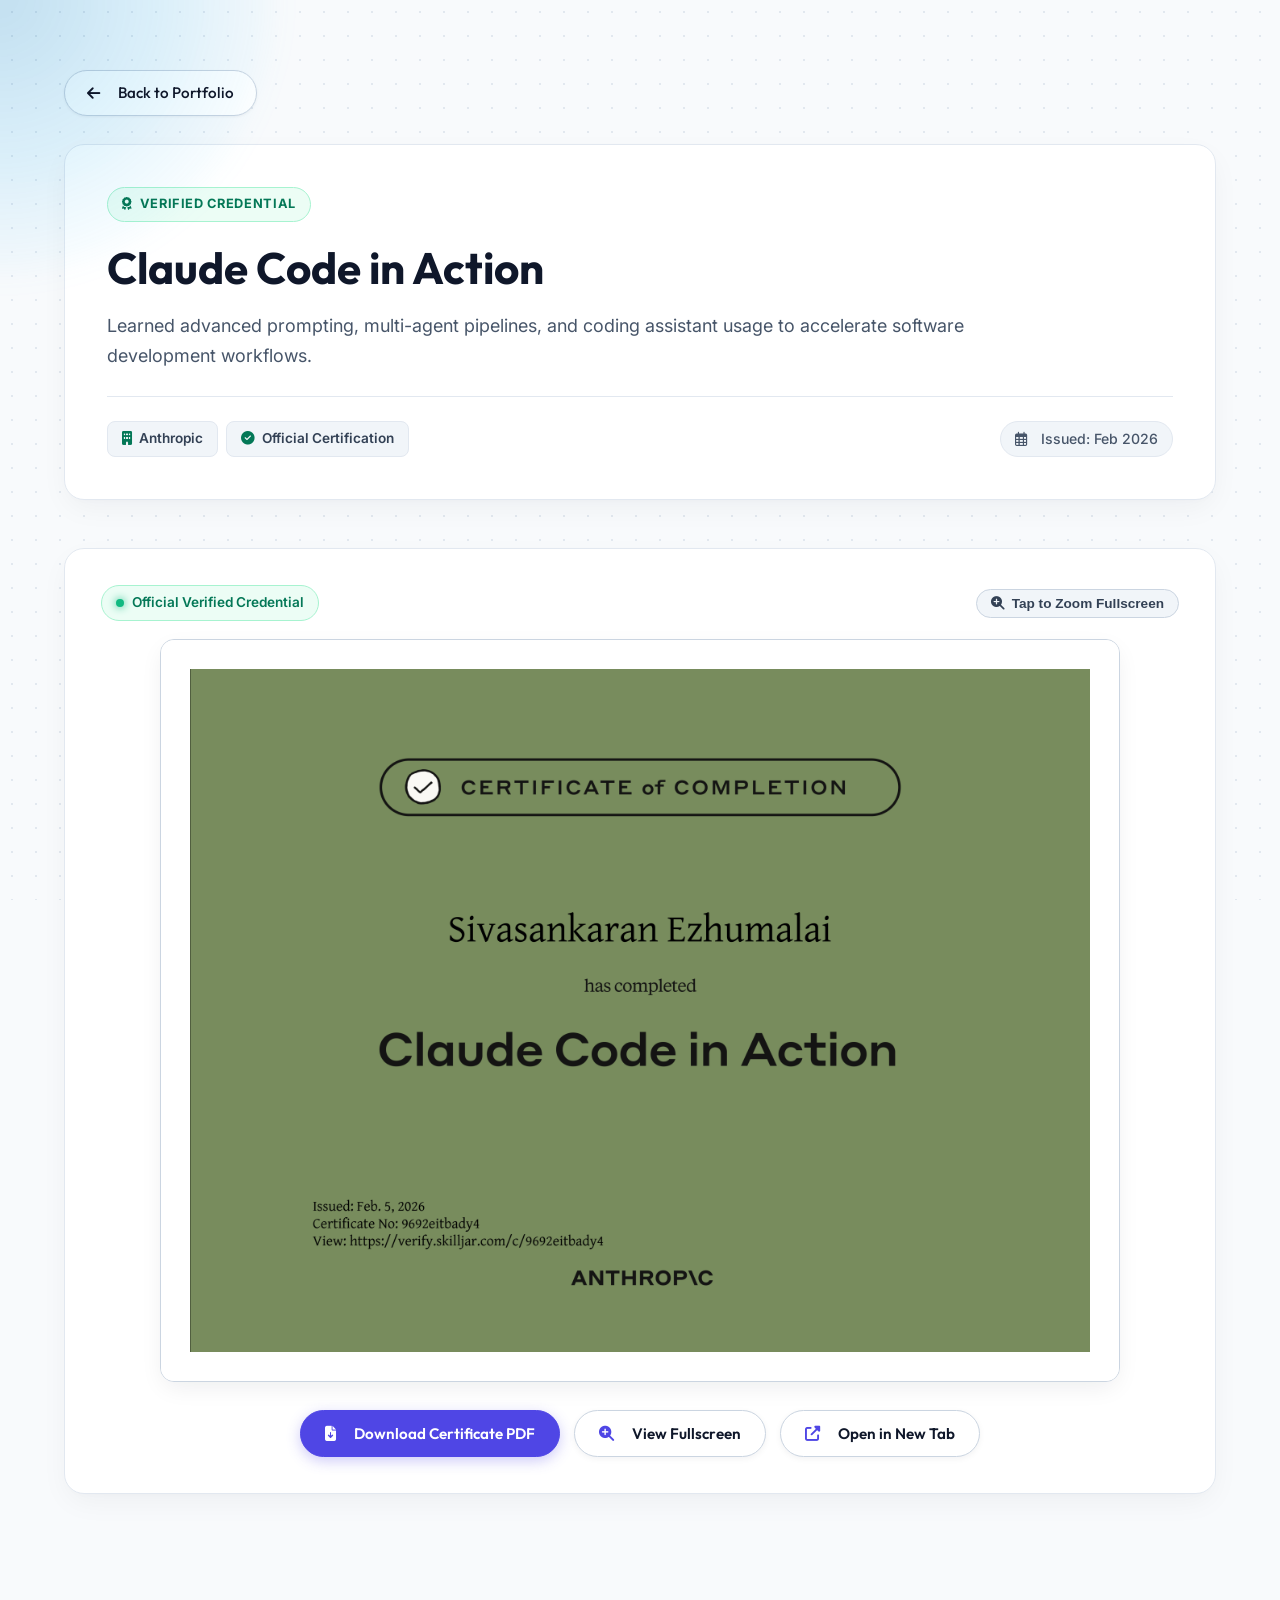
<file: certi/claude_code.html>
<!DOCTYPE html>
<html lang="en">
<head>
    <meta charset="UTF-8">
    <meta name="viewport" content="width=device-width, initial-scale=1.0">
    <title>Claude Code in Action - Certificate | Sivasankaran E</title>

    <!-- Google Fonts -->
    <link rel="preconnect" href="https://fonts.googleapis.com">
    <link rel="preconnect" href="https://fonts.gstatic.com" crossorigin>
    <link href="https://fonts.googleapis.com/css2?family=Inter:wght@300;400;500;600;700&family=Outfit:wght@300;400;500;600;700;800&display=swap" rel="stylesheet">
    
    <!-- FontAwesome for Icons -->
    <link rel="stylesheet" href="https://cdnjs.cloudflare.com/ajax/libs/font-awesome/6.4.0/css/all.min.css">
    
    <!-- Parent CSS -->
    <link rel="stylesheet" href="../style.css?v=glow4">

<!-- Showcase CSS (WattWise Luxury Editorial Theme) -->
    <style>
        .showcase-body {
            padding-top: 50px;
            padding-bottom: 80px;
            min-height: 100vh;
            background-color: #f8fafc !important;
            color: #0f172a !important;
            position: relative;
            font-family: 'Inter', sans-serif !important;
        }

        .showcase-body::before {
            content: '';
            position: fixed;
            top: 0;
            left: 0;
            width: 100%;
            height: 100%;
            background-image: radial-gradient(#cbd5e1 1px, transparent 1px);
            background-size: 24px 24px;
            opacity: 0.5;
            pointer-events: none;
            z-index: 0;
        }

        .section-container {
            position: relative;
            z-index: 1;
        }

        /* cursor-glow active */
        
        .back-nav {
            margin-bottom: 28px;
        }

        .back-nav .btn-secondary {
            display: inline-flex;
            align-items: center;
            gap: 10px;
            background: #ffffff !important;
            color: #0f172a !important;
            border: 1px solid #cbd5e1 !important;
            padding: 10px 22px;
            border-radius: 9999px;
            font-size: 0.95rem;
            font-weight: 500;
            text-decoration: none;
            box-shadow: 0 1px 3px rgba(15, 23, 42, 0.05);
            transition: all 0.25s cubic-bezier(0.16, 1, 0.3, 1);
        }

        .back-nav .btn-secondary:hover {
            background: #f1f5f9 !important;
            border-color: #94a3b8 !important;
            color: #047857 !important;
            transform: translateX(-4px);
            box-shadow: 0 4px 12px rgba(15, 23, 42, 0.08);
        }

        /* Certificate Action Buttons */
        .cert-actions-wrapper {
            display: flex;
            justify-content: center;
            align-items: center;
            gap: 14px;
            margin-top: 28px;
            flex-wrap: wrap;
            width: 100%;
        }

        .cert-action-btn {
            display: inline-flex;
            align-items: center;
            justify-content: center;
            gap: 10px;
            padding: 12px 24px;
            border-radius: 9999px;
            font-size: 0.95rem;
            font-weight: 600;
            text-decoration: none;
            transition: all 0.25s cubic-bezier(0.16, 1, 0.3, 1);
            cursor: pointer;
            line-height: 1.4;
        }

        .cert-action-btn.btn-primary {
            background: #4f46e5 !important;
            color: #ffffff !important;
            border: 1px solid #4f46e5 !important;
            box-shadow: 0 4px 14px rgba(79, 70, 229, 0.28) !important;
        }

        .cert-action-btn.btn-primary:hover {
            background: #4338ca !important;
            border-color: #4338ca !important;
            color: #ffffff !important;
            transform: translateY(-2px);
            box-shadow: 0 8px 24px rgba(79, 70, 229, 0.42) !important;
        }

        .cert-action-btn.btn-secondary,
        .cert-actions-wrapper .btn-secondary {
            background: #ffffff !important;
            color: #0f172a !important;
            border: 1.5px solid #cbd5e1 !important;
            box-shadow: 0 2px 6px rgba(15, 23, 42, 0.05) !important;
        }

        .cert-action-btn.btn-secondary i,
        .cert-actions-wrapper .btn-secondary i {
            color: #4f46e5 !important;
            transition: color 0.2s ease, transform 0.2s ease;
        }

        .cert-action-btn.btn-secondary:hover,
        .cert-actions-wrapper .btn-secondary:hover {
            background: #f8fafc !important;
            border-color: #6366f1 !important;
            color: #4f46e5 !important;
            transform: translateY(-2px);
            box-shadow: 0 6px 18px rgba(99, 102, 241, 0.18) !important;
        }

        .cert-action-btn.btn-secondary:hover i,
        .cert-actions-wrapper .btn-secondary:hover i {
            color: #4338ca !important;
            transform: scale(1.1);
        }
        
        .project-header-card {
            position: relative;
            background: #ffffff !important;
            border: 1px solid #e2e8f0 !important;
            border-radius: 20px;
            padding: 42px;
            margin-bottom: 48px;
            box-shadow: 0 10px 30px -4px rgba(15, 23, 42, 0.05), 0 4px 8px -2px rgba(15, 23, 42, 0.02) !important;
        }

        .showcase-badge {
            display: inline-flex;
            align-items: center;
            gap: 7px;
            padding: 6px 14px;
            border-radius: 9999px;
            font-size: 0.8rem;
            font-weight: 700;
            letter-spacing: 0.05em;
            text-transform: uppercase;
            margin-bottom: 18px;
            background: #ecfdf5 !important;
            color: #047857 !important;
            border: 1px solid #a7f3d0 !important;
        }

        .badge-emerald {
            background: #ecfdf5 !important;
            color: #047857 !important;
            border: 1px solid #a7f3d0 !important;
        }

        .badge-amber {
            background: #fef3c7 !important;
            color: #b45309 !important;
            border: 1px solid #fde68a !important;
        }

        .badge-blue {
            background: #e0f2fe !important;
            color: #0369a1 !important;
            border: 1px solid #bae6fd !important;
        }

        .badge-purple {
            background: #ede9fe !important;
            color: #6d28d9 !important;
            border: 1px solid #ddd6fe !important;
        }

        .project-header-card h1,
        .cert-header-card h1 {
            font-size: 2.75rem !important;
            line-height: 1.25 !important;
            margin-bottom: 16px !important;
            color: #0f172a !important;
            font-family: 'Outfit', sans-serif !important;
            font-weight: 700 !important;
            background: none !important;
            -webkit-text-fill-color: initial !important;
        }

        .project-header-card p,
        .cert-header-card p {
            color: #475569 !important;
            font-size: 1.125rem !important;
            line-height: 1.7 !important;
            max-width: 860px !important;
            margin-bottom: 24px !important;
            font-family: 'Inter', sans-serif !important;
        }
        
        .project-meta-info {
            display: flex;
            justify-content: space-between;
            align-items: center;
            flex-wrap: wrap;
            gap: 20px;
            margin-top: 24px;
            border-top: 1px solid #e2e8f0;
            padding-top: 24px;
        }
        
        .tech-tags {
            display: flex;
            flex-wrap: wrap;
            gap: 8px;
        }
        
        .tech-tag {
            background: #f1f5f9 !important;
            border: 1px solid #e2e8f0 !important;
            color: #334155 !important;
            padding: 6px 14px;
            border-radius: 8px;
            font-size: 0.85rem;
            font-weight: 600;
            transition: all 0.2s ease;
            display: inline-flex;
            align-items: center;
        }

        .tech-tag:hover {
            background: #e2e8f0 !important;
            color: #0f172a !important;
            border-color: #cbd5e1 !important;
        }

        .showcase-meta-date {
            position: static !important;
            background: #f1f5f9 !important;
            border: 1px solid #e2e8f0 !important;
            color: #475569 !important;
            padding: 6px 14px !important;
            border-radius: 9999px !important;
            font-size: 0.88rem !important;
            font-weight: 500 !important;
            display: inline-flex !important;
            align-items: center !important;
            gap: 8px !important;
        }

        .gallery-title {
            font-size: 2rem;
            color: #0f172a;
            margin-bottom: 28px;
            font-family: 'Outfit', sans-serif;
            font-weight: 700;
        }
        
        .gallery-grid {
            display: grid;
            grid-template-columns: repeat(auto-fill, minmax(340px, 1fr));
            gap: 24px;
            margin-bottom: 80px;
        }
        
        .gallery-item {
            position: relative;
            border-radius: 14px;
            overflow: hidden;
            border: 1px solid #e2e8f0;
            aspect-ratio: 16 / 9;
            cursor: pointer;
            transition: transform 0.3s cubic-bezier(0.16, 1, 0.3, 1), box-shadow 0.3s ease, border-color 0.3s ease;
            background: #ffffff;
            box-shadow: 0 4px 16px -2px rgba(15, 23, 42, 0.05);
        }
        
        .gallery-item img {
            width: 100%;
            height: 100%;
            object-fit: cover;
            display: block;
            transition: transform 0.35s ease;
        }
        
        .gallery-item:hover {
            transform: translateY(-5px);
            border-color: #047857;
            box-shadow: 0 14px 28px -4px rgba(4, 120, 87, 0.16);
        }
        
        .gallery-item:hover img {
            transform: scale(1.04);
        }
        
        .gallery-item-overlay {
            position: absolute;
            inset: 0;
            background: rgba(15, 23, 42, 0.7);
            display: flex;
            flex-direction: column;
            align-items: center;
            justify-content: center;
            opacity: 0;
            transition: opacity 0.25s ease;
            backdrop-filter: blur(2px);
            padding: 16px;
            text-align: center;
        }
        
        .gallery-item:hover .gallery-item-overlay {
            opacity: 1;
        }
        
        .zoom-icon {
            background: #047857;
            color: #ffffff;
            width: 46px;
            height: 46px;
            border-radius: 50%;
            display: flex;
            align-items: center;
            justify-content: center;
            font-size: 1.15rem;
            box-shadow: 0 4px 12px rgba(4, 120, 87, 0.35);
            transform: scale(0.9);
            transition: transform 0.25s ease;
            margin-bottom: 8px;
        }
        
        .gallery-item:hover .zoom-icon {
            transform: scale(1);
        }
        
        .gallery-caption {
            font-size: 0.88rem;
            color: #ffffff;
            font-weight: 600;
            text-shadow: 0 1px 3px rgba(0,0,0,0.6);
            white-space: nowrap;
            overflow: hidden;
            text-overflow: ellipsis;
            max-width: 90%;
        }
        
        /* Lightbox CSS */
        .lightbox {
            position: fixed;
            inset: 0;
            background: rgba(15, 23, 42, 0.92);
            z-index: 2000;
            display: none;
            align-items: center;
            justify-content: center;
            backdrop-filter: blur(8px);
            padding: 24px;
        }
        
        .lightbox.active {
            display: flex;
        }
        
        .lightbox-content {
            position: relative;
            max-width: 1100px;
            width: 100%;
            max-height: 88vh;
            display: flex;
            flex-direction: column;
            align-items: center;
        }
        
        .lightbox-content img {
            max-width: 100%;
            max-height: 76vh;
            border-radius: 12px;
            border: 1px solid rgba(255, 255, 255, 0.15);
            box-shadow: 0 25px 50px -12px rgba(0, 0, 0, 0.6);
            object-fit: contain;
            background: #0f172a;
        }
        
        .lightbox-close {
            position: absolute;
            top: -46px;
            right: 0;
            background: #ffffff;
            border: 1px solid #e2e8f0;
            color: #0f172a;
            width: 36px;
            height: 36px;
            border-radius: 50%;
            font-size: 1.25rem;
            cursor: pointer;
            display: flex;
            align-items: center;
            justify-content: center;
            transition: all 0.2s ease;
            box-shadow: 0 4px 12px rgba(0, 0, 0, 0.2);
        }
        
        .lightbox-close:hover {
            background: #ef4444;
            color: #ffffff;
            border-color: #ef4444;
            transform: scale(1.08);
        }
        
        .lightbox-nav {
            position: absolute;
            top: 50%;
            transform: translateY(-50%);
            background: #ffffff;
            border: 1px solid #e2e8f0;
            color: #0f172a;
            width: 48px;
            height: 48px;
            border-radius: 50%;
            display: flex;
            align-items: center;
            justify-content: center;
            cursor: pointer;
            font-size: 1.1rem;
            transition: all 0.2s ease;
            user-select: none;
            box-shadow: 0 4px 16px rgba(0, 0, 0, 0.2);
        }
        
        .lightbox-nav:hover {
            background: #047857;
            color: #ffffff;
            border-color: #047857;
            transform: translateY(-50%) scale(1.08);
        }
        
        .lightbox-prev { left: -70px; }
        .lightbox-next { right: -70px; }
        
        .lightbox-caption {
            margin-top: 18px;
            color: #0f172a;
            font-size: 0.95rem;
            font-weight: 500;
            font-family: 'Inter', sans-serif;
            text-align: center;
            background: #ffffff;
            padding: 8px 24px;
            border-radius: 9999px;
            border: 1px solid #e2e8f0;
            box-shadow: 0 4px 14px rgba(0, 0, 0, 0.15);
            max-width: 85%;
        }
        
        /* Certificate Specific Display Card */
        .cert-display-card {
            position: relative;
            background: #ffffff !important;
            border: 1px solid #e2e8f0 !important;
            border-radius: 20px;
            padding: 36px;
            margin-bottom: 60px;
            box-shadow: 0 10px 30px -4px rgba(15, 23, 42, 0.05), 0 4px 8px -2px rgba(15, 23, 42, 0.02) !important;
            display: flex;
            flex-direction: column;
            align-items: center;
        }

        .pdf-wrapper {
            width: 100%;
            height: 760px;
            border-radius: 14px;
            overflow: hidden;
            border: 1px solid #e2e8f0;
            background: #f8fafc;
            box-shadow: inset 0 2px 4px rgba(15, 23, 42, 0.02);
        }

        .image-wrapper {
            width: 100%;
            max-height: 760px;
            border-radius: 14px;
            overflow: hidden;
            border: 1px solid #e2e8f0;
            background: #ffffff;
            display: flex;
            align-items: center;
            justify-content: center;
            padding: 16px;
        }

        .image-wrapper img {
            max-width: 100%;
            max-height: 720px;
            object-fit: contain;
            border-radius: 8px;
            box-shadow: 0 4px 20px rgba(15, 23, 42, 0.08);
        }

        .download-action {
            margin-top: 28px;
            display: flex;
            justify-content: center;
            width: 100%;
        }

        .download-action .btn-primary {
            display: inline-flex;
            align-items: center;
            gap: 10px;
            background: #047857 !important;
            color: #ffffff !important;
            border: 1px solid #047857 !important;
            padding: 12px 28px;
            border-radius: 9999px;
            font-size: 0.95rem;
            font-weight: 600;
            text-decoration: none;
            box-shadow: 0 4px 14px rgba(4, 120, 87, 0.25) !important;
            transition: all 0.25s cubic-bezier(0.16, 1, 0.3, 1);
        }

        .download-action .btn-primary:hover {
            background: #065f46 !important;
            border-color: #065f46 !important;
            transform: translateY(-2px);
            box-shadow: 0 6px 20px rgba(4, 120, 87, 0.35) !important;
        }

        .pdf-fallback-message {
            display: none;
        }

        @media (max-width: 992px) {
            .lightbox-prev { left: 10px; }
            .lightbox-next { right: 10px; }
            .lightbox-nav { width: 40px; height: 40px; font-size: 0.95rem; }
        }

        @media (max-width: 768px) {
            .showcase-body {
                padding-top: 40px;
                padding-bottom: 40px;
            }
            .project-header-card,
            .cert-display-card {
                padding: 24px;
            }
            .project-header-card h1 {
                font-size: 2rem;
            }
            .gallery-grid {
                grid-template-columns: 1fr;
            }
            .pdf-wrapper {
                height: 480px;
            }
            .pdf-fallback-message {
                display: block;
                color: #475569;
                text-align: center;
                padding: 16px;
            }
        }
    </style>
    <!-- Theme State Recovery -->
    <script>
        if (localStorage.getItem('lampState') === 'on') {
            document.documentElement.classList.add('lamp-on');
            document.addEventListener('DOMContentLoaded', () => {
                document.body.classList.add('lamp-on');
            });
        }
    </script>
</head>
<body class="showcase-body">

    <!-- Magnetic Glow Effect Background -->
    <div class="cursor-glow" id="cursor-glow"></div>

    <div class="section-container" style="padding-top: 20px;">
        <!-- Back Navigation -->
        <div class="back-nav">
            <a href="../index.html#timeline" class="btn btn-secondary btn-icon"><i class="fas fa-arrow-left"></i> Back to Portfolio</a>
        </div>
        
        <!-- Certificate Information -->
        <div class="project-header-card">
            <span class="showcase-badge badge-emerald"><i class="fas fa-award"></i> Verified Credential</span>
            <h1>
                Claude Code in Action
            </h1>
            <p>
                Learned advanced prompting, multi-agent pipelines, and coding assistant usage to accelerate software development workflows.
            </p>
                        <div class="project-meta-info">
                <div class="tech-tags">
                    <span class="tech-tag"><i class="fas fa-building" style="margin-right: 7px; color: #047857;"></i> Anthropic</span>
                    <span class="tech-tag"><i class="fas fa-check-circle" style="margin-right: 7px; color: #047857;"></i> Official Certification</span>
                </div>
                <div class="showcase-meta-date">
                    <i class="far fa-calendar-alt" style="margin-right: 6px;"></i> Issued: Feb 2026
                </div>
            </div>
        </div>
        
        <!-- Certificate Interactive Preview -->
        <div class="cert-display-card">
            <!-- Header bar with status badge and zoom button -->
            <div class="cert-preview-toolbar">
                <div class="cert-badge-live">
                    <span class="live-dot"></span> Official Verified Credential
                </div>
                <button type="button" class="cert-zoom-pill" id="cert-zoom-btn" title="Tap or click to view fullscreen / zoom">
                    <i class="fas fa-search-plus"></i> Tap to Zoom Fullscreen
                </button>
            </div>

            <!-- Crisp Interactive Certificate Frame -->
            <div class="cert-image-frame" id="cert-frame" role="button" tabindex="0" aria-label="Open fullscreen certificate view" title="Click or tap to view full size">
                <img src="claude_code_preview.png" alt="Claude Code in Action Certificate Preview" class="cert-preview-image" id="cert-main-img">
                <div class="cert-hover-overlay">
                    <div class="cert-hover-badge">
                        <i class="fas fa-expand"></i> Tap to View Fullscreen
                    </div>
                </div>
            </div>

            <!-- Action buttons: Download & Open in Browser -->
            <div class="cert-actions-wrapper">
                <a href="claude_code_in_action_siva.pdf" download="Claude_Code_in_Action_Siva.pdf" type="application/pdf" class="btn btn-primary btn-icon cert-action-btn">
                    <i class="fas fa-file-download"></i> Download Certificate PDF
                </a>
                <button type="button" class="btn btn-secondary btn-icon cert-action-btn" id="modal-zoom-trigger">
                    <i class="fas fa-search-plus"></i> View Fullscreen
                </button>
                <a href="claude_code_in_action_siva.pdf" target="_blank" rel="noopener noreferrer" class="btn btn-secondary btn-icon cert-action-btn">
                    <i class="fas fa-external-link-alt"></i> Open in New Tab
                </a>
            </div>
        </div>
    </div>

    <!-- Certificate Fullscreen Lightbox Modal -->
    <div class="cert-lightbox-modal" id="cert-modal" role="dialog" aria-modal="true" aria-label="Certificate Fullscreen Viewer">
        <div class="cert-lightbox-backdrop" id="cert-modal-backdrop"></div>
        <div class="cert-lightbox-container">
            <button class="cert-lightbox-close" id="cert-modal-close" aria-label="Close fullscreen certificate view">&times;</button>
            <div class="cert-lightbox-img-wrapper">
                <img src="claude_code_preview.png" alt="Claude Code in Action Certificate Fullscreen" class="cert-lightbox-img">
            </div>
            <div class="cert-lightbox-bar">
                <div>
                    <span class="cert-lightbox-title">Claude Code in Action</span>
                    <span class="cert-lightbox-issuer"><i class="fas fa-shield-alt"></i> Verified Credential &bull; Anthropic</span>
                </div>
                <div class="cert-lightbox-actions">
                    <a href="claude_code_in_action_siva.pdf" download="Claude_Code_in_Action_Siva.pdf" type="application/pdf" class="btn btn-primary btn-sm btn-icon">
                        <i class="fas fa-download"></i> Download PDF
                    </a>
                </div>
            </div>
        </div>
    </div>

    <!-- GSAP for cursor glow & Modal Script -->
    <script src="https://cdnjs.cloudflare.com/ajax/libs/gsap/3.12.5/gsap.min.js"></script>
    <script>
        const glow = document.getElementById('cursor-glow');
        if (glow) {
            window.addEventListener('mousemove', (e) => {
                gsap.to(glow, {
                    x: e.clientX,
                    y: e.clientY,
                    duration: 0.8,
                    ease: "power2.out"
                });
            });
        }

        // Certificate Zoom Lightbox Logic
        const certFrame = document.getElementById('cert-frame');
        const certModal = document.getElementById('cert-modal');
        const certModalClose = document.getElementById('cert-modal-close');
        const certModalBackdrop = document.getElementById('cert-modal-backdrop');
        const zoomPill = document.getElementById('cert-zoom-btn');
        const zoomActionBtn = document.getElementById('modal-zoom-trigger');

        function openCertModal() {
            if (certModal) {
                certModal.classList.add('active');
                document.body.style.overflow = 'hidden';
            }
        }

        function closeCertModal() {
            if (certModal) {
                certModal.classList.remove('active');
                document.body.style.overflow = '';
            }
        }

        if (certFrame) certFrame.addEventListener('click', openCertModal);
        if (zoomPill) zoomPill.addEventListener('click', openCertModal);
        if (zoomActionBtn) zoomActionBtn.addEventListener('click', openCertModal);
        if (certModalClose) certModalClose.addEventListener('click', closeCertModal);
        if (certModalBackdrop) certModalBackdrop.addEventListener('click', closeCertModal);

        document.addEventListener('keydown', (e) => {
            if (e.key === 'Escape' && certModal && certModal.classList.contains('active')) {
                closeCertModal();
            }
        });
    </script>
</body>
</html>
</file>
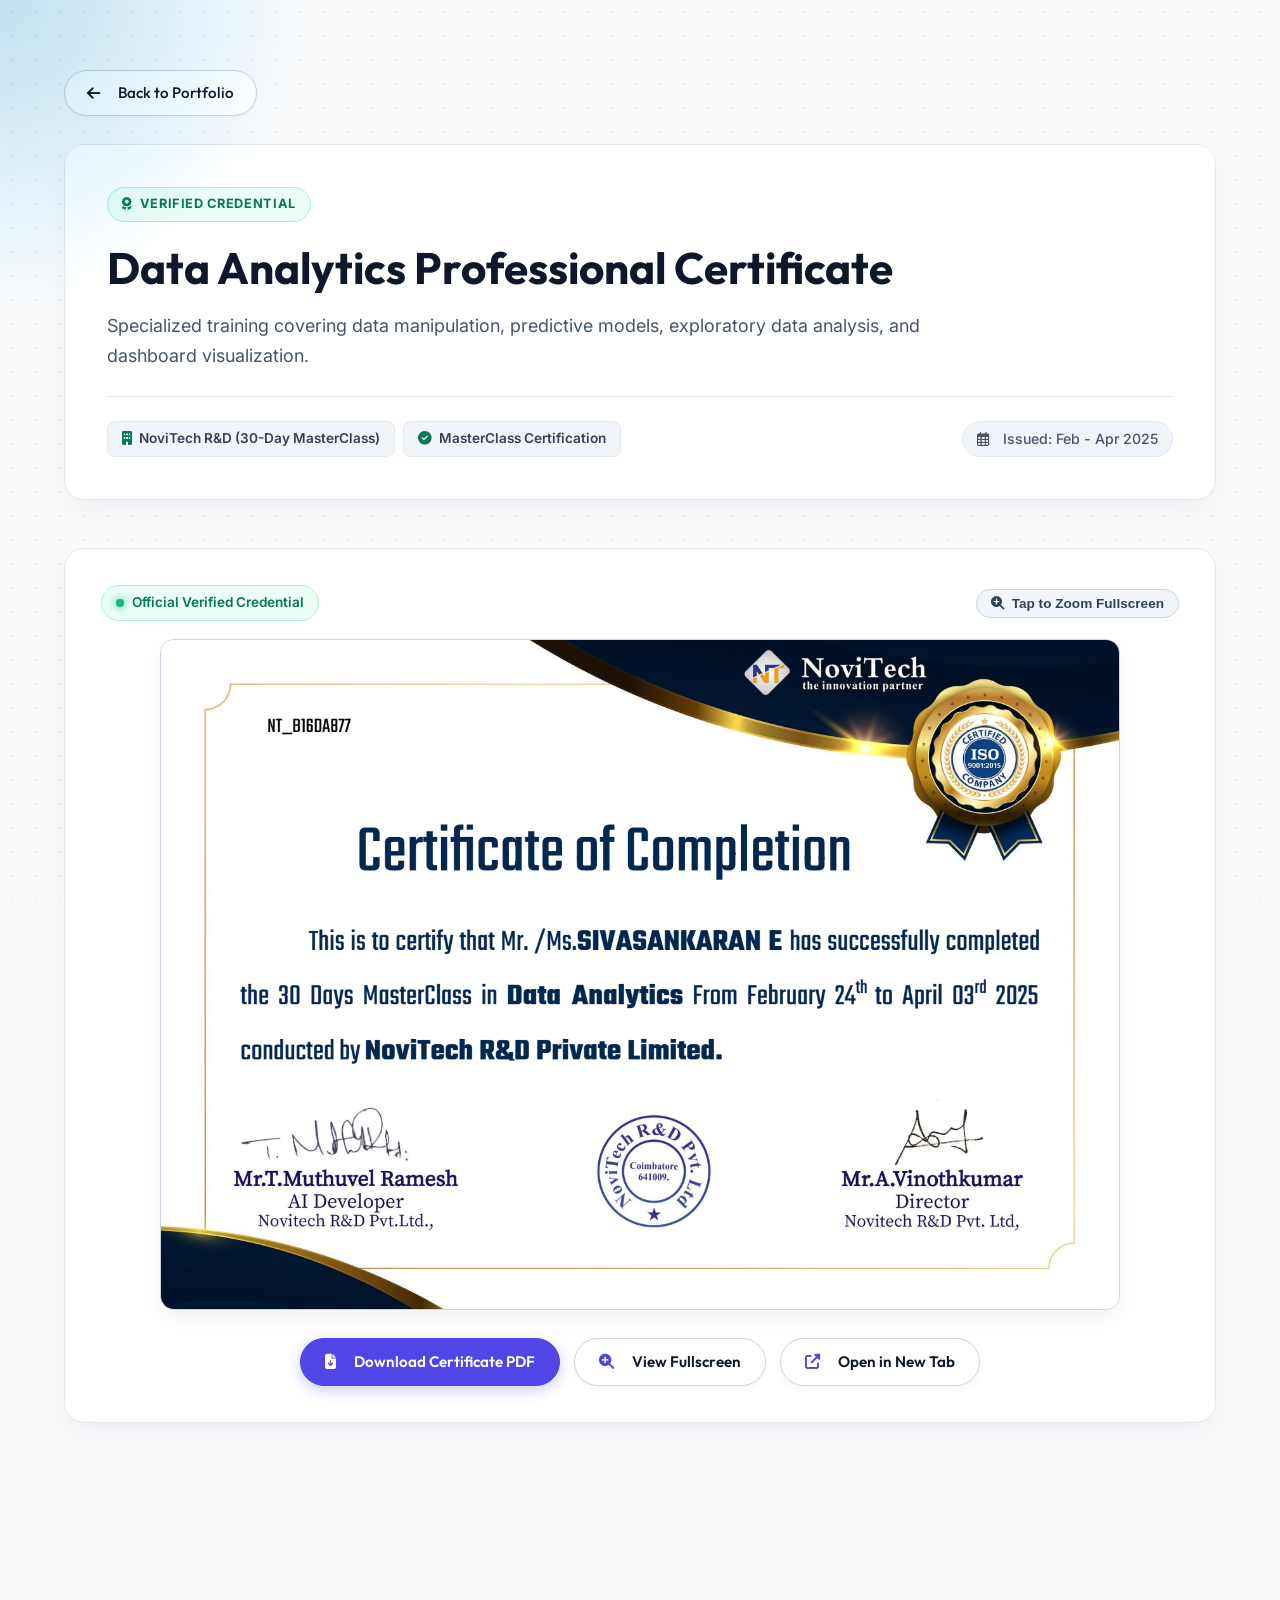
<file: certi/data_analytics.html>
<!DOCTYPE html>
<html lang="en">
<head>
    <meta charset="UTF-8">
    <meta name="viewport" content="width=device-width, initial-scale=1.0">
    <title>Data Analytics Professional Certificate - Showcase | Sivasankaran E</title>

    <!-- Google Fonts -->
    <link rel="preconnect" href="https://fonts.googleapis.com">
    <link rel="preconnect" href="https://fonts.gstatic.com" crossorigin>
    <link href="https://fonts.googleapis.com/css2?family=Inter:wght@300;400;500;600;700&family=Outfit:wght@300;400;500;600;700;800&display=swap" rel="stylesheet">
    
    <!-- FontAwesome for Icons -->
    <link rel="stylesheet" href="https://cdnjs.cloudflare.com/ajax/libs/font-awesome/6.4.0/css/all.min.css">
    
    <!-- Parent CSS -->
    <link rel="stylesheet" href="../style.css?v=glow4">

<!-- Showcase CSS (WattWise Luxury Editorial Theme) -->
    <style>
        .showcase-body {
            padding-top: 50px;
            padding-bottom: 80px;
            min-height: 100vh;
            background-color: #f8fafc !important;
            color: #0f172a !important;
            position: relative;
            font-family: 'Inter', sans-serif !important;
        }

        .showcase-body::before {
            content: '';
            position: fixed;
            top: 0;
            left: 0;
            width: 100%;
            height: 100%;
            background-image: radial-gradient(#cbd5e1 1px, transparent 1px);
            background-size: 24px 24px;
            opacity: 0.5;
            pointer-events: none;
            z-index: 0;
        }

        .section-container {
            position: relative;
            z-index: 1;
        }

        /* cursor-glow active */
        
        .back-nav {
            margin-bottom: 28px;
        }

        .back-nav .btn-secondary {
            display: inline-flex;
            align-items: center;
            gap: 10px;
            background: #ffffff !important;
            color: #0f172a !important;
            border: 1px solid #cbd5e1 !important;
            padding: 10px 22px;
            border-radius: 9999px;
            font-size: 0.95rem;
            font-weight: 500;
            text-decoration: none;
            box-shadow: 0 1px 3px rgba(15, 23, 42, 0.05);
            transition: all 0.25s cubic-bezier(0.16, 1, 0.3, 1);
        }

        .back-nav .btn-secondary:hover {
            background: #f1f5f9 !important;
            border-color: #94a3b8 !important;
            color: #047857 !important;
            transform: translateX(-4px);
            box-shadow: 0 4px 12px rgba(15, 23, 42, 0.08);
        }

        /* Certificate Action Buttons */
        .cert-actions-wrapper {
            display: flex;
            justify-content: center;
            align-items: center;
            gap: 14px;
            margin-top: 28px;
            flex-wrap: wrap;
            width: 100%;
        }

        .cert-action-btn {
            display: inline-flex;
            align-items: center;
            justify-content: center;
            gap: 10px;
            padding: 12px 24px;
            border-radius: 9999px;
            font-size: 0.95rem;
            font-weight: 600;
            text-decoration: none;
            transition: all 0.25s cubic-bezier(0.16, 1, 0.3, 1);
            cursor: pointer;
            line-height: 1.4;
        }

        .cert-action-btn.btn-primary {
            background: #4f46e5 !important;
            color: #ffffff !important;
            border: 1px solid #4f46e5 !important;
            box-shadow: 0 4px 14px rgba(79, 70, 229, 0.28) !important;
        }

        .cert-action-btn.btn-primary:hover {
            background: #4338ca !important;
            border-color: #4338ca !important;
            color: #ffffff !important;
            transform: translateY(-2px);
            box-shadow: 0 8px 24px rgba(79, 70, 229, 0.42) !important;
        }

        .cert-action-btn.btn-secondary,
        .cert-actions-wrapper .btn-secondary {
            background: #ffffff !important;
            color: #0f172a !important;
            border: 1.5px solid #cbd5e1 !important;
            box-shadow: 0 2px 6px rgba(15, 23, 42, 0.05) !important;
        }

        .cert-action-btn.btn-secondary i,
        .cert-actions-wrapper .btn-secondary i {
            color: #4f46e5 !important;
            transition: color 0.2s ease, transform 0.2s ease;
        }

        .cert-action-btn.btn-secondary:hover,
        .cert-actions-wrapper .btn-secondary:hover {
            background: #f8fafc !important;
            border-color: #6366f1 !important;
            color: #4f46e5 !important;
            transform: translateY(-2px);
            box-shadow: 0 6px 18px rgba(99, 102, 241, 0.18) !important;
        }

        .cert-action-btn.btn-secondary:hover i,
        .cert-actions-wrapper .btn-secondary:hover i {
            color: #4338ca !important;
            transform: scale(1.1);
        }
        
        .project-header-card {
            position: relative;
            background: #ffffff !important;
            border: 1px solid #e2e8f0 !important;
            border-radius: 20px;
            padding: 42px;
            margin-bottom: 48px;
            box-shadow: 0 10px 30px -4px rgba(15, 23, 42, 0.05), 0 4px 8px -2px rgba(15, 23, 42, 0.02) !important;
        }

        .showcase-badge {
            display: inline-flex;
            align-items: center;
            gap: 7px;
            padding: 6px 14px;
            border-radius: 9999px;
            font-size: 0.8rem;
            font-weight: 700;
            letter-spacing: 0.05em;
            text-transform: uppercase;
            margin-bottom: 18px;
            background: #ecfdf5 !important;
            color: #047857 !important;
            border: 1px solid #a7f3d0 !important;
        }

        .badge-emerald {
            background: #ecfdf5 !important;
            color: #047857 !important;
            border: 1px solid #a7f3d0 !important;
        }

        .badge-amber {
            background: #fef3c7 !important;
            color: #b45309 !important;
            border: 1px solid #fde68a !important;
        }

        .badge-blue {
            background: #e0f2fe !important;
            color: #0369a1 !important;
            border: 1px solid #bae6fd !important;
        }

        .badge-purple {
            background: #ede9fe !important;
            color: #6d28d9 !important;
            border: 1px solid #ddd6fe !important;
        }

        .project-header-card h1,
        .cert-header-card h1 {
            font-size: 2.75rem !important;
            line-height: 1.25 !important;
            margin-bottom: 16px !important;
            color: #0f172a !important;
            font-family: 'Outfit', sans-serif !important;
            font-weight: 700 !important;
            background: none !important;
            -webkit-text-fill-color: initial !important;
        }

        .project-header-card p,
        .cert-header-card p {
            color: #475569 !important;
            font-size: 1.125rem !important;
            line-height: 1.7 !important;
            max-width: 860px !important;
            margin-bottom: 24px !important;
            font-family: 'Inter', sans-serif !important;
        }
        
        .project-meta-info {
            display: flex;
            justify-content: space-between;
            align-items: center;
            flex-wrap: wrap;
            gap: 20px;
            margin-top: 24px;
            border-top: 1px solid #e2e8f0;
            padding-top: 24px;
        }
        
        .tech-tags {
            display: flex;
            flex-wrap: wrap;
            gap: 8px;
        }
        
        .tech-tag {
            background: #f1f5f9 !important;
            border: 1px solid #e2e8f0 !important;
            color: #334155 !important;
            padding: 6px 14px;
            border-radius: 8px;
            font-size: 0.85rem;
            font-weight: 600;
            transition: all 0.2s ease;
            display: inline-flex;
            align-items: center;
        }

        .tech-tag:hover {
            background: #e2e8f0 !important;
            color: #0f172a !important;
            border-color: #cbd5e1 !important;
        }

        .showcase-meta-date {
            position: static !important;
            background: #f1f5f9 !important;
            border: 1px solid #e2e8f0 !important;
            color: #475569 !important;
            padding: 6px 14px !important;
            border-radius: 9999px !important;
            font-size: 0.88rem !important;
            font-weight: 500 !important;
            display: inline-flex !important;
            align-items: center !important;
            gap: 8px !important;
        }

        .gallery-title {
            font-size: 2rem;
            color: #0f172a;
            margin-bottom: 28px;
            font-family: 'Outfit', sans-serif;
            font-weight: 700;
        }
        
        .gallery-grid {
            display: grid;
            grid-template-columns: repeat(auto-fill, minmax(340px, 1fr));
            gap: 24px;
            margin-bottom: 80px;
        }
        
        .gallery-item {
            position: relative;
            border-radius: 14px;
            overflow: hidden;
            border: 1px solid #e2e8f0;
            aspect-ratio: 16 / 9;
            cursor: pointer;
            transition: transform 0.3s cubic-bezier(0.16, 1, 0.3, 1), box-shadow 0.3s ease, border-color 0.3s ease;
            background: #ffffff;
            box-shadow: 0 4px 16px -2px rgba(15, 23, 42, 0.05);
        }
        
        .gallery-item img {
            width: 100%;
            height: 100%;
            object-fit: cover;
            display: block;
            transition: transform 0.35s ease;
        }
        
        .gallery-item:hover {
            transform: translateY(-5px);
            border-color: #047857;
            box-shadow: 0 14px 28px -4px rgba(4, 120, 87, 0.16);
        }
        
        .gallery-item:hover img {
            transform: scale(1.04);
        }
        
        .gallery-item-overlay {
            position: absolute;
            inset: 0;
            background: rgba(15, 23, 42, 0.7);
            display: flex;
            flex-direction: column;
            align-items: center;
            justify-content: center;
            opacity: 0;
            transition: opacity 0.25s ease;
            backdrop-filter: blur(2px);
            padding: 16px;
            text-align: center;
        }
        
        .gallery-item:hover .gallery-item-overlay {
            opacity: 1;
        }
        
        .zoom-icon {
            background: #047857;
            color: #ffffff;
            width: 46px;
            height: 46px;
            border-radius: 50%;
            display: flex;
            align-items: center;
            justify-content: center;
            font-size: 1.15rem;
            box-shadow: 0 4px 12px rgba(4, 120, 87, 0.35);
            transform: scale(0.9);
            transition: transform 0.25s ease;
            margin-bottom: 8px;
        }
        
        .gallery-item:hover .zoom-icon {
            transform: scale(1);
        }
        
        .gallery-caption {
            font-size: 0.88rem;
            color: #ffffff;
            font-weight: 600;
            text-shadow: 0 1px 3px rgba(0,0,0,0.6);
            white-space: nowrap;
            overflow: hidden;
            text-overflow: ellipsis;
            max-width: 90%;
        }
        
        /* Lightbox CSS */
        .lightbox {
            position: fixed;
            inset: 0;
            background: rgba(15, 23, 42, 0.92);
            z-index: 2000;
            display: none;
            align-items: center;
            justify-content: center;
            backdrop-filter: blur(8px);
            padding: 24px;
        }
        
        .lightbox.active {
            display: flex;
        }
        
        .lightbox-content {
            position: relative;
            max-width: 1100px;
            width: 100%;
            max-height: 88vh;
            display: flex;
            flex-direction: column;
            align-items: center;
        }
        
        .lightbox-content img {
            max-width: 100%;
            max-height: 76vh;
            border-radius: 12px;
            border: 1px solid rgba(255, 255, 255, 0.15);
            box-shadow: 0 25px 50px -12px rgba(0, 0, 0, 0.6);
            object-fit: contain;
            background: #0f172a;
        }
        
        .lightbox-close {
            position: absolute;
            top: -46px;
            right: 0;
            background: #ffffff;
            border: 1px solid #e2e8f0;
            color: #0f172a;
            width: 36px;
            height: 36px;
            border-radius: 50%;
            font-size: 1.25rem;
            cursor: pointer;
            display: flex;
            align-items: center;
            justify-content: center;
            transition: all 0.2s ease;
            box-shadow: 0 4px 12px rgba(0, 0, 0, 0.2);
        }
        
        .lightbox-close:hover {
            background: #ef4444;
            color: #ffffff;
            border-color: #ef4444;
            transform: scale(1.08);
        }
        
        .lightbox-nav {
            position: absolute;
            top: 50%;
            transform: translateY(-50%);
            background: #ffffff;
            border: 1px solid #e2e8f0;
            color: #0f172a;
            width: 48px;
            height: 48px;
            border-radius: 50%;
            display: flex;
            align-items: center;
            justify-content: center;
            cursor: pointer;
            font-size: 1.1rem;
            transition: all 0.2s ease;
            user-select: none;
            box-shadow: 0 4px 16px rgba(0, 0, 0, 0.2);
        }
        
        .lightbox-nav:hover {
            background: #047857;
            color: #ffffff;
            border-color: #047857;
            transform: translateY(-50%) scale(1.08);
        }
        
        .lightbox-prev { left: -70px; }
        .lightbox-next { right: -70px; }
        
        .lightbox-caption {
            margin-top: 18px;
            color: #0f172a;
            font-size: 0.95rem;
            font-weight: 500;
            font-family: 'Inter', sans-serif;
            text-align: center;
            background: #ffffff;
            padding: 8px 24px;
            border-radius: 9999px;
            border: 1px solid #e2e8f0;
            box-shadow: 0 4px 14px rgba(0, 0, 0, 0.15);
            max-width: 85%;
        }
        
        /* Certificate Specific Display Card */
        .cert-display-card {
            position: relative;
            background: #ffffff !important;
            border: 1px solid #e2e8f0 !important;
            border-radius: 20px;
            padding: 36px;
            margin-bottom: 60px;
            box-shadow: 0 10px 30px -4px rgba(15, 23, 42, 0.05), 0 4px 8px -2px rgba(15, 23, 42, 0.02) !important;
            display: flex;
            flex-direction: column;
            align-items: center;
        }

        .pdf-wrapper {
            width: 100%;
            height: 760px;
            border-radius: 14px;
            overflow: hidden;
            border: 1px solid #e2e8f0;
            background: #f8fafc;
            box-shadow: inset 0 2px 4px rgba(15, 23, 42, 0.02);
        }

        .image-wrapper {
            width: 100%;
            max-height: 760px;
            border-radius: 14px;
            overflow: hidden;
            border: 1px solid #e2e8f0;
            background: #ffffff;
            display: flex;
            align-items: center;
            justify-content: center;
            padding: 16px;
        }

        .image-wrapper img {
            max-width: 100%;
            max-height: 720px;
            object-fit: contain;
            border-radius: 8px;
            box-shadow: 0 4px 20px rgba(15, 23, 42, 0.08);
        }

        .download-action {
            margin-top: 28px;
            display: flex;
            justify-content: center;
            width: 100%;
        }

        .download-action .btn-primary {
            display: inline-flex;
            align-items: center;
            gap: 10px;
            background: #047857 !important;
            color: #ffffff !important;
            border: 1px solid #047857 !important;
            padding: 12px 28px;
            border-radius: 9999px;
            font-size: 0.95rem;
            font-weight: 600;
            text-decoration: none;
            box-shadow: 0 4px 14px rgba(4, 120, 87, 0.25) !important;
            transition: all 0.25s cubic-bezier(0.16, 1, 0.3, 1);
        }

        .download-action .btn-primary:hover {
            background: #065f46 !important;
            border-color: #065f46 !important;
            transform: translateY(-2px);
            box-shadow: 0 6px 20px rgba(4, 120, 87, 0.35) !important;
        }

        .pdf-fallback-message {
            display: none;
        }

        @media (max-width: 992px) {
            .lightbox-prev { left: 10px; }
            .lightbox-next { right: 10px; }
            .lightbox-nav { width: 40px; height: 40px; font-size: 0.95rem; }
        }

        @media (max-width: 768px) {
            .showcase-body {
                padding-top: 40px;
                padding-bottom: 40px;
            }
            .project-header-card,
            .cert-display-card {
                padding: 24px;
            }
            .project-header-card h1 {
                font-size: 2rem;
            }
            .gallery-grid {
                grid-template-columns: 1fr;
            }
            .pdf-wrapper {
                height: 480px;
            }
            .pdf-fallback-message {
                display: block;
                color: #475569;
                text-align: center;
                padding: 16px;
            }
        }
    </style>
    <!-- Theme State Recovery -->
    <script>
        if (localStorage.getItem('lampState') === 'on') {
            document.documentElement.classList.add('lamp-on');
            document.addEventListener('DOMContentLoaded', () => {
                document.body.classList.add('lamp-on');
            });
        }
    </script>
</head>
<body class="showcase-body">

    <!-- Magnetic Glow Effect Background -->
    <div class="cursor-glow" id="cursor-glow"></div>

    <div class="section-container" style="padding-top: 20px;">
        <!-- Back Navigation -->
        <div class="back-nav">
            <a href="../index.html#timeline" class="btn btn-secondary btn-icon"><i class="fas fa-arrow-left"></i> Back to Portfolio</a>
        </div>
        
        <!-- Certificate Information -->
        <div class="project-header-card">
            <span class="showcase-badge badge-emerald"><i class="fas fa-award"></i> Verified Credential</span>
            <h1>
                Data Analytics Professional Certificate
            </h1>
            <p>
                Specialized training covering data manipulation, predictive models, exploratory data analysis, and dashboard visualization.
            </p>
                        <div class="project-meta-info">
                <div class="tech-tags">
                    <span class="tech-tag"><i class="fas fa-building" style="margin-right: 7px; color: #047857;"></i> NoviTech R&D (30-Day MasterClass)</span>
                    <span class="tech-tag"><i class="fas fa-check-circle" style="margin-right: 7px; color: #047857;"></i> MasterClass Certification</span>
                </div>
                <div class="showcase-meta-date">
                    <i class="far fa-calendar-alt" style="margin-right: 6px;"></i> Issued: Feb - Apr 2025
                </div>
            </div>
        </div>
        
        <!-- Certificate Interactive Preview -->
        <div class="cert-display-card">
            <!-- Header bar with status badge and zoom button -->
            <div class="cert-preview-toolbar">
                <div class="cert-badge-live">
                    <span class="live-dot"></span> Official Verified Credential
                </div>
                <button type="button" class="cert-zoom-pill" id="cert-zoom-btn" title="Tap or click to view fullscreen / zoom">
                    <i class="fas fa-search-plus"></i> Tap to Zoom Fullscreen
                </button>
            </div>

            <!-- Crisp Interactive Certificate Frame -->
            <div class="cert-image-frame" id="cert-frame" role="button" tabindex="0" aria-label="Open fullscreen certificate view" title="Click or tap to view full size">
                <img src="data_analytics_preview.png" alt="Data Analytics Professional Certificate Preview" class="cert-preview-image" id="cert-main-img">
                <div class="cert-hover-overlay">
                    <div class="cert-hover-badge">
                        <i class="fas fa-expand"></i> Tap to View Fullscreen
                    </div>
                </div>
            </div>

            <!-- Action buttons: Download & Open in Browser -->
            <div class="cert-actions-wrapper">
                <a href="Data_Analytics_SIVASANKARAN E.pdf" download="Data_Analytics_Sivasankaran.pdf" type="application/pdf" class="btn btn-primary btn-icon cert-action-btn">
                    <i class="fas fa-file-download"></i> Download Certificate PDF
                </a>
                <button type="button" class="btn btn-secondary btn-icon cert-action-btn" id="modal-zoom-trigger">
                    <i class="fas fa-search-plus"></i> View Fullscreen
                </button>
                <a href="Data_Analytics_SIVASANKARAN E.pdf" target="_blank" rel="noopener noreferrer" class="btn btn-secondary btn-icon cert-action-btn">
                    <i class="fas fa-external-link-alt"></i> Open in New Tab
                </a>
            </div>
        </div>
    </div>

    <!-- Certificate Fullscreen Lightbox Modal -->
    <div class="cert-lightbox-modal" id="cert-modal" role="dialog" aria-modal="true" aria-label="Certificate Fullscreen Viewer">
        <div class="cert-lightbox-backdrop" id="cert-modal-backdrop"></div>
        <div class="cert-lightbox-container">
            <button class="cert-lightbox-close" id="cert-modal-close" aria-label="Close fullscreen certificate view">&times;</button>
            <div class="cert-lightbox-img-wrapper">
                <img src="data_analytics_preview.png" alt="Data Analytics Professional Certificate Fullscreen" class="cert-lightbox-img">
            </div>
            <div class="cert-lightbox-bar">
                <div>
                    <span class="cert-lightbox-title">Data Analytics Professional Certificate</span>
                    <span class="cert-lightbox-issuer"><i class="fas fa-shield-alt"></i> Verified Credential &bull; NoviTech R&D (30-Day MasterClass)</span>
                </div>
                <div class="cert-lightbox-actions">
                    <a href="Data_Analytics_SIVASANKARAN E.pdf" download="Data_Analytics_Sivasankaran.pdf" type="application/pdf" class="btn btn-primary btn-sm btn-icon">
                        <i class="fas fa-download"></i> Download PDF
                    </a>
                </div>
            </div>
        </div>
    </div>

    <!-- GSAP for cursor glow & Modal Script -->
    <script src="https://cdnjs.cloudflare.com/ajax/libs/gsap/3.12.5/gsap.min.js"></script>
    <script>
        const glow = document.getElementById('cursor-glow');
        if (glow) {
            window.addEventListener('mousemove', (e) => {
                gsap.to(glow, {
                    x: e.clientX,
                    y: e.clientY,
                    duration: 0.8,
                    ease: "power2.out"
                });
            });
        }

        // Certificate Zoom Lightbox Logic
        const certFrame = document.getElementById('cert-frame');
        const certModal = document.getElementById('cert-modal');
        const certModalClose = document.getElementById('cert-modal-close');
        const certModalBackdrop = document.getElementById('cert-modal-backdrop');
        const zoomPill = document.getElementById('cert-zoom-btn');
        const zoomActionBtn = document.getElementById('modal-zoom-trigger');

        function openCertModal() {
            if (certModal) {
                certModal.classList.add('active');
                document.body.style.overflow = 'hidden';
            }
        }

        function closeCertModal() {
            if (certModal) {
                certModal.classList.remove('active');
                document.body.style.overflow = '';
            }
        }

        if (certFrame) certFrame.addEventListener('click', openCertModal);
        if (zoomPill) zoomPill.addEventListener('click', openCertModal);
        if (zoomActionBtn) zoomActionBtn.addEventListener('click', openCertModal);
        if (certModalClose) certModalClose.addEventListener('click', closeCertModal);
        if (certModalBackdrop) certModalBackdrop.addEventListener('click', closeCertModal);

        document.addEventListener('keydown', (e) => {
            if (e.key === 'Escape' && certModal && certModal.classList.contains('active')) {
                closeCertModal();
            }
        });
    </script>
</body>
</html>
</file>
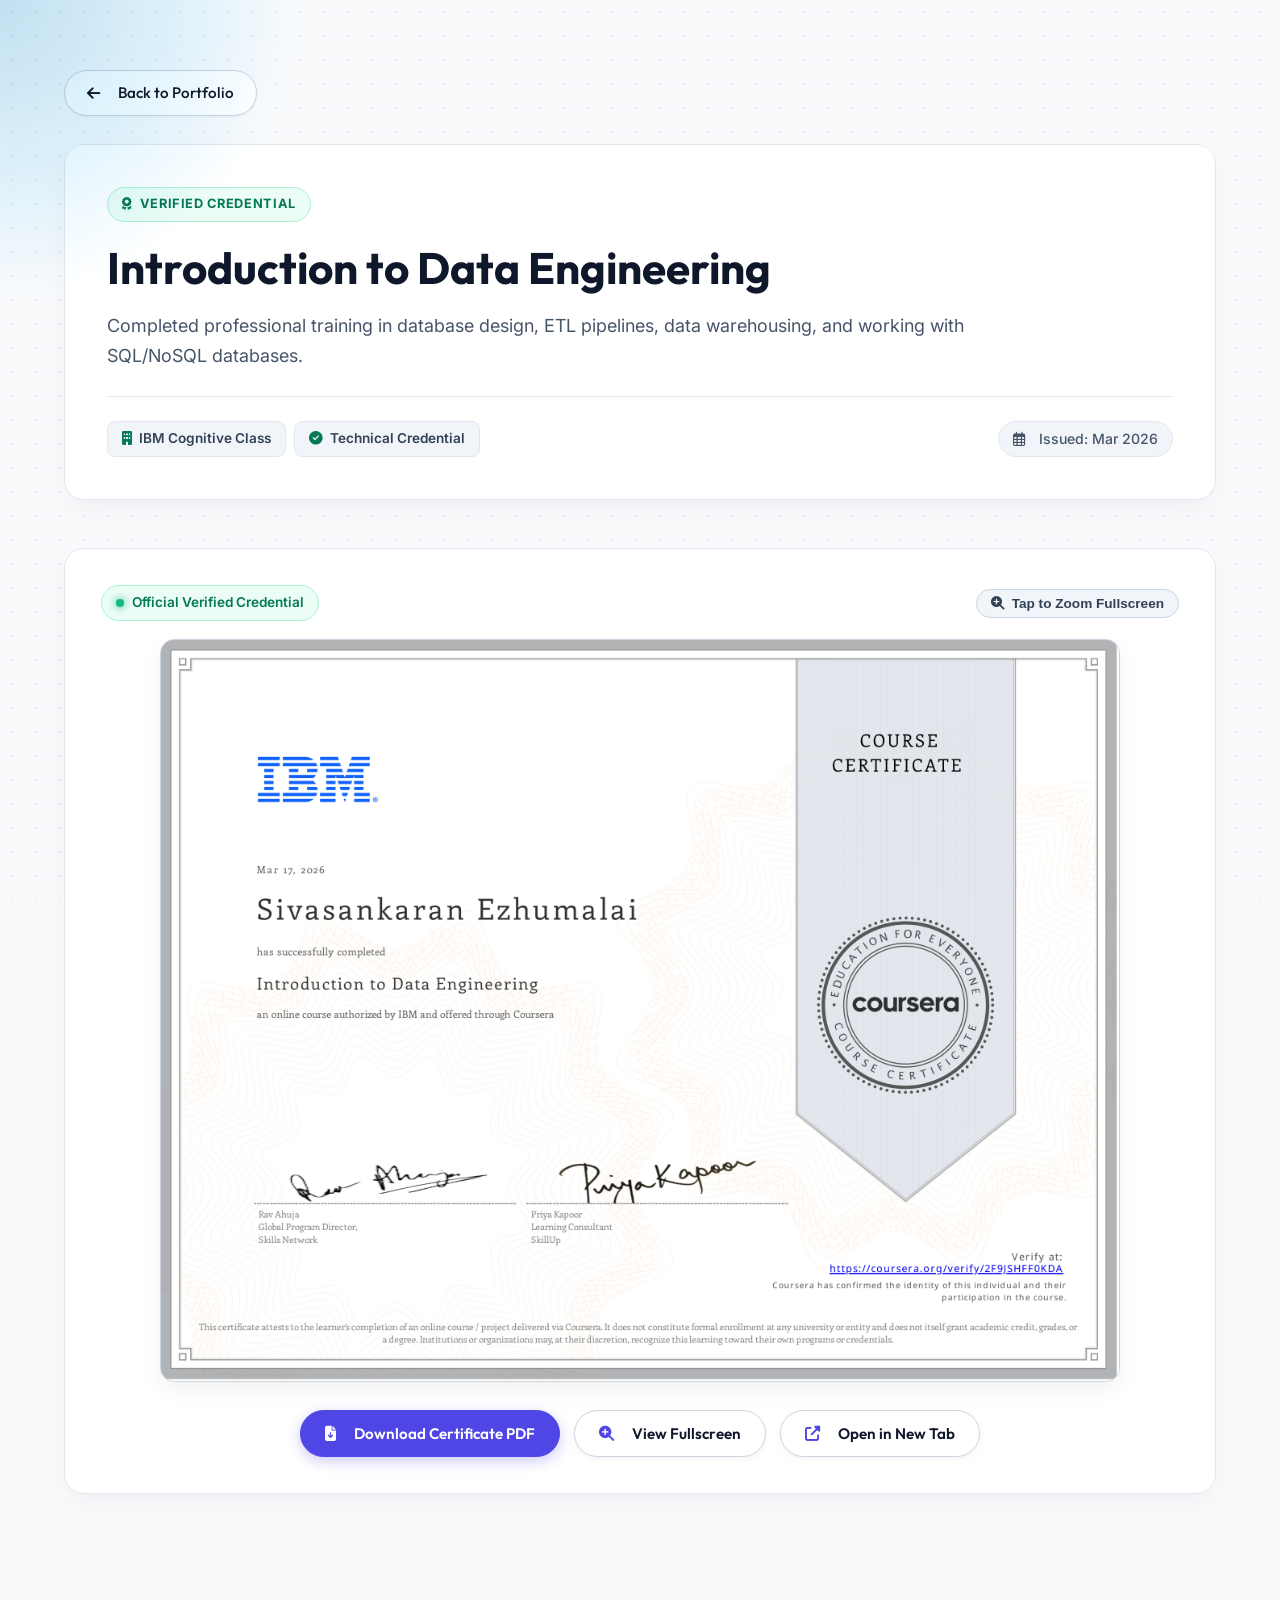
<file: certi/data_engineering.html>
<!DOCTYPE html>
<html lang="en">
<head>
    <meta charset="UTF-8">
    <meta name="viewport" content="width=device-width, initial-scale=1.0">
    <title>Introduction to Data Engineering - Certificate | Sivasankaran E</title>

    <!-- Google Fonts -->
    <link rel="preconnect" href="https://fonts.googleapis.com">
    <link rel="preconnect" href="https://fonts.gstatic.com" crossorigin>
    <link href="https://fonts.googleapis.com/css2?family=Inter:wght@300;400;500;600;700&family=Outfit:wght@300;400;500;600;700;800&display=swap" rel="stylesheet">
    
    <!-- FontAwesome for Icons -->
    <link rel="stylesheet" href="https://cdnjs.cloudflare.com/ajax/libs/font-awesome/6.4.0/css/all.min.css">
    
    <!-- Parent CSS -->
    <link rel="stylesheet" href="../style.css?v=glow4">

<!-- Showcase CSS (WattWise Luxury Editorial Theme) -->
    <style>
        .showcase-body {
            padding-top: 50px;
            padding-bottom: 80px;
            min-height: 100vh;
            background-color: #f8fafc !important;
            color: #0f172a !important;
            position: relative;
            font-family: 'Inter', sans-serif !important;
        }

        .showcase-body::before {
            content: '';
            position: fixed;
            top: 0;
            left: 0;
            width: 100%;
            height: 100%;
            background-image: radial-gradient(#cbd5e1 1px, transparent 1px);
            background-size: 24px 24px;
            opacity: 0.5;
            pointer-events: none;
            z-index: 0;
        }

        .section-container {
            position: relative;
            z-index: 1;
        }

        /* cursor-glow active */
        
        .back-nav {
            margin-bottom: 28px;
        }

        .back-nav .btn-secondary {
            display: inline-flex;
            align-items: center;
            gap: 10px;
            background: #ffffff !important;
            color: #0f172a !important;
            border: 1px solid #cbd5e1 !important;
            padding: 10px 22px;
            border-radius: 9999px;
            font-size: 0.95rem;
            font-weight: 500;
            text-decoration: none;
            box-shadow: 0 1px 3px rgba(15, 23, 42, 0.05);
            transition: all 0.25s cubic-bezier(0.16, 1, 0.3, 1);
        }

        .back-nav .btn-secondary:hover {
            background: #f1f5f9 !important;
            border-color: #94a3b8 !important;
            color: #047857 !important;
            transform: translateX(-4px);
            box-shadow: 0 4px 12px rgba(15, 23, 42, 0.08);
        }

        /* Certificate Action Buttons */
        .cert-actions-wrapper {
            display: flex;
            justify-content: center;
            align-items: center;
            gap: 14px;
            margin-top: 28px;
            flex-wrap: wrap;
            width: 100%;
        }

        .cert-action-btn {
            display: inline-flex;
            align-items: center;
            justify-content: center;
            gap: 10px;
            padding: 12px 24px;
            border-radius: 9999px;
            font-size: 0.95rem;
            font-weight: 600;
            text-decoration: none;
            transition: all 0.25s cubic-bezier(0.16, 1, 0.3, 1);
            cursor: pointer;
            line-height: 1.4;
        }

        .cert-action-btn.btn-primary {
            background: #4f46e5 !important;
            color: #ffffff !important;
            border: 1px solid #4f46e5 !important;
            box-shadow: 0 4px 14px rgba(79, 70, 229, 0.28) !important;
        }

        .cert-action-btn.btn-primary:hover {
            background: #4338ca !important;
            border-color: #4338ca !important;
            color: #ffffff !important;
            transform: translateY(-2px);
            box-shadow: 0 8px 24px rgba(79, 70, 229, 0.42) !important;
        }

        .cert-action-btn.btn-secondary,
        .cert-actions-wrapper .btn-secondary {
            background: #ffffff !important;
            color: #0f172a !important;
            border: 1.5px solid #cbd5e1 !important;
            box-shadow: 0 2px 6px rgba(15, 23, 42, 0.05) !important;
        }

        .cert-action-btn.btn-secondary i,
        .cert-actions-wrapper .btn-secondary i {
            color: #4f46e5 !important;
            transition: color 0.2s ease, transform 0.2s ease;
        }

        .cert-action-btn.btn-secondary:hover,
        .cert-actions-wrapper .btn-secondary:hover {
            background: #f8fafc !important;
            border-color: #6366f1 !important;
            color: #4f46e5 !important;
            transform: translateY(-2px);
            box-shadow: 0 6px 18px rgba(99, 102, 241, 0.18) !important;
        }

        .cert-action-btn.btn-secondary:hover i,
        .cert-actions-wrapper .btn-secondary:hover i {
            color: #4338ca !important;
            transform: scale(1.1);
        }
        
        .project-header-card {
            position: relative;
            background: #ffffff !important;
            border: 1px solid #e2e8f0 !important;
            border-radius: 20px;
            padding: 42px;
            margin-bottom: 48px;
            box-shadow: 0 10px 30px -4px rgba(15, 23, 42, 0.05), 0 4px 8px -2px rgba(15, 23, 42, 0.02) !important;
        }

        .showcase-badge {
            display: inline-flex;
            align-items: center;
            gap: 7px;
            padding: 6px 14px;
            border-radius: 9999px;
            font-size: 0.8rem;
            font-weight: 700;
            letter-spacing: 0.05em;
            text-transform: uppercase;
            margin-bottom: 18px;
            background: #ecfdf5 !important;
            color: #047857 !important;
            border: 1px solid #a7f3d0 !important;
        }

        .badge-emerald {
            background: #ecfdf5 !important;
            color: #047857 !important;
            border: 1px solid #a7f3d0 !important;
        }

        .badge-amber {
            background: #fef3c7 !important;
            color: #b45309 !important;
            border: 1px solid #fde68a !important;
        }

        .badge-blue {
            background: #e0f2fe !important;
            color: #0369a1 !important;
            border: 1px solid #bae6fd !important;
        }

        .badge-purple {
            background: #ede9fe !important;
            color: #6d28d9 !important;
            border: 1px solid #ddd6fe !important;
        }

        .project-header-card h1,
        .cert-header-card h1 {
            font-size: 2.75rem !important;
            line-height: 1.25 !important;
            margin-bottom: 16px !important;
            color: #0f172a !important;
            font-family: 'Outfit', sans-serif !important;
            font-weight: 700 !important;
            background: none !important;
            -webkit-text-fill-color: initial !important;
        }

        .project-header-card p,
        .cert-header-card p {
            color: #475569 !important;
            font-size: 1.125rem !important;
            line-height: 1.7 !important;
            max-width: 860px !important;
            margin-bottom: 24px !important;
            font-family: 'Inter', sans-serif !important;
        }
        
        .project-meta-info {
            display: flex;
            justify-content: space-between;
            align-items: center;
            flex-wrap: wrap;
            gap: 20px;
            margin-top: 24px;
            border-top: 1px solid #e2e8f0;
            padding-top: 24px;
        }
        
        .tech-tags {
            display: flex;
            flex-wrap: wrap;
            gap: 8px;
        }
        
        .tech-tag {
            background: #f1f5f9 !important;
            border: 1px solid #e2e8f0 !important;
            color: #334155 !important;
            padding: 6px 14px;
            border-radius: 8px;
            font-size: 0.85rem;
            font-weight: 600;
            transition: all 0.2s ease;
            display: inline-flex;
            align-items: center;
        }

        .tech-tag:hover {
            background: #e2e8f0 !important;
            color: #0f172a !important;
            border-color: #cbd5e1 !important;
        }

        .showcase-meta-date {
            position: static !important;
            background: #f1f5f9 !important;
            border: 1px solid #e2e8f0 !important;
            color: #475569 !important;
            padding: 6px 14px !important;
            border-radius: 9999px !important;
            font-size: 0.88rem !important;
            font-weight: 500 !important;
            display: inline-flex !important;
            align-items: center !important;
            gap: 8px !important;
        }

        .gallery-title {
            font-size: 2rem;
            color: #0f172a;
            margin-bottom: 28px;
            font-family: 'Outfit', sans-serif;
            font-weight: 700;
        }
        
        .gallery-grid {
            display: grid;
            grid-template-columns: repeat(auto-fill, minmax(340px, 1fr));
            gap: 24px;
            margin-bottom: 80px;
        }
        
        .gallery-item {
            position: relative;
            border-radius: 14px;
            overflow: hidden;
            border: 1px solid #e2e8f0;
            aspect-ratio: 16 / 9;
            cursor: pointer;
            transition: transform 0.3s cubic-bezier(0.16, 1, 0.3, 1), box-shadow 0.3s ease, border-color 0.3s ease;
            background: #ffffff;
            box-shadow: 0 4px 16px -2px rgba(15, 23, 42, 0.05);
        }
        
        .gallery-item img {
            width: 100%;
            height: 100%;
            object-fit: cover;
            display: block;
            transition: transform 0.35s ease;
        }
        
        .gallery-item:hover {
            transform: translateY(-5px);
            border-color: #047857;
            box-shadow: 0 14px 28px -4px rgba(4, 120, 87, 0.16);
        }
        
        .gallery-item:hover img {
            transform: scale(1.04);
        }
        
        .gallery-item-overlay {
            position: absolute;
            inset: 0;
            background: rgba(15, 23, 42, 0.7);
            display: flex;
            flex-direction: column;
            align-items: center;
            justify-content: center;
            opacity: 0;
            transition: opacity 0.25s ease;
            backdrop-filter: blur(2px);
            padding: 16px;
            text-align: center;
        }
        
        .gallery-item:hover .gallery-item-overlay {
            opacity: 1;
        }
        
        .zoom-icon {
            background: #047857;
            color: #ffffff;
            width: 46px;
            height: 46px;
            border-radius: 50%;
            display: flex;
            align-items: center;
            justify-content: center;
            font-size: 1.15rem;
            box-shadow: 0 4px 12px rgba(4, 120, 87, 0.35);
            transform: scale(0.9);
            transition: transform 0.25s ease;
            margin-bottom: 8px;
        }
        
        .gallery-item:hover .zoom-icon {
            transform: scale(1);
        }
        
        .gallery-caption {
            font-size: 0.88rem;
            color: #ffffff;
            font-weight: 600;
            text-shadow: 0 1px 3px rgba(0,0,0,0.6);
            white-space: nowrap;
            overflow: hidden;
            text-overflow: ellipsis;
            max-width: 90%;
        }
        
        /* Lightbox CSS */
        .lightbox {
            position: fixed;
            inset: 0;
            background: rgba(15, 23, 42, 0.92);
            z-index: 2000;
            display: none;
            align-items: center;
            justify-content: center;
            backdrop-filter: blur(8px);
            padding: 24px;
        }
        
        .lightbox.active {
            display: flex;
        }
        
        .lightbox-content {
            position: relative;
            max-width: 1100px;
            width: 100%;
            max-height: 88vh;
            display: flex;
            flex-direction: column;
            align-items: center;
        }
        
        .lightbox-content img {
            max-width: 100%;
            max-height: 76vh;
            border-radius: 12px;
            border: 1px solid rgba(255, 255, 255, 0.15);
            box-shadow: 0 25px 50px -12px rgba(0, 0, 0, 0.6);
            object-fit: contain;
            background: #0f172a;
        }
        
        .lightbox-close {
            position: absolute;
            top: -46px;
            right: 0;
            background: #ffffff;
            border: 1px solid #e2e8f0;
            color: #0f172a;
            width: 36px;
            height: 36px;
            border-radius: 50%;
            font-size: 1.25rem;
            cursor: pointer;
            display: flex;
            align-items: center;
            justify-content: center;
            transition: all 0.2s ease;
            box-shadow: 0 4px 12px rgba(0, 0, 0, 0.2);
        }
        
        .lightbox-close:hover {
            background: #ef4444;
            color: #ffffff;
            border-color: #ef4444;
            transform: scale(1.08);
        }
        
        .lightbox-nav {
            position: absolute;
            top: 50%;
            transform: translateY(-50%);
            background: #ffffff;
            border: 1px solid #e2e8f0;
            color: #0f172a;
            width: 48px;
            height: 48px;
            border-radius: 50%;
            display: flex;
            align-items: center;
            justify-content: center;
            cursor: pointer;
            font-size: 1.1rem;
            transition: all 0.2s ease;
            user-select: none;
            box-shadow: 0 4px 16px rgba(0, 0, 0, 0.2);
        }
        
        .lightbox-nav:hover {
            background: #047857;
            color: #ffffff;
            border-color: #047857;
            transform: translateY(-50%) scale(1.08);
        }
        
        .lightbox-prev { left: -70px; }
        .lightbox-next { right: -70px; }
        
        .lightbox-caption {
            margin-top: 18px;
            color: #0f172a;
            font-size: 0.95rem;
            font-weight: 500;
            font-family: 'Inter', sans-serif;
            text-align: center;
            background: #ffffff;
            padding: 8px 24px;
            border-radius: 9999px;
            border: 1px solid #e2e8f0;
            box-shadow: 0 4px 14px rgba(0, 0, 0, 0.15);
            max-width: 85%;
        }
        
        /* Certificate Specific Display Card */
        .cert-display-card {
            position: relative;
            background: #ffffff !important;
            border: 1px solid #e2e8f0 !important;
            border-radius: 20px;
            padding: 36px;
            margin-bottom: 60px;
            box-shadow: 0 10px 30px -4px rgba(15, 23, 42, 0.05), 0 4px 8px -2px rgba(15, 23, 42, 0.02) !important;
            display: flex;
            flex-direction: column;
            align-items: center;
        }

        .pdf-wrapper {
            width: 100%;
            height: 760px;
            border-radius: 14px;
            overflow: hidden;
            border: 1px solid #e2e8f0;
            background: #f8fafc;
            box-shadow: inset 0 2px 4px rgba(15, 23, 42, 0.02);
        }

        .image-wrapper {
            width: 100%;
            max-height: 760px;
            border-radius: 14px;
            overflow: hidden;
            border: 1px solid #e2e8f0;
            background: #ffffff;
            display: flex;
            align-items: center;
            justify-content: center;
            padding: 16px;
        }

        .image-wrapper img {
            max-width: 100%;
            max-height: 720px;
            object-fit: contain;
            border-radius: 8px;
            box-shadow: 0 4px 20px rgba(15, 23, 42, 0.08);
        }

        .download-action {
            margin-top: 28px;
            display: flex;
            justify-content: center;
            width: 100%;
        }

        .download-action .btn-primary {
            display: inline-flex;
            align-items: center;
            gap: 10px;
            background: #047857 !important;
            color: #ffffff !important;
            border: 1px solid #047857 !important;
            padding: 12px 28px;
            border-radius: 9999px;
            font-size: 0.95rem;
            font-weight: 600;
            text-decoration: none;
            box-shadow: 0 4px 14px rgba(4, 120, 87, 0.25) !important;
            transition: all 0.25s cubic-bezier(0.16, 1, 0.3, 1);
        }

        .download-action .btn-primary:hover {
            background: #065f46 !important;
            border-color: #065f46 !important;
            transform: translateY(-2px);
            box-shadow: 0 6px 20px rgba(4, 120, 87, 0.35) !important;
        }

        .pdf-fallback-message {
            display: none;
        }

        @media (max-width: 992px) {
            .lightbox-prev { left: 10px; }
            .lightbox-next { right: 10px; }
            .lightbox-nav { width: 40px; height: 40px; font-size: 0.95rem; }
        }

        @media (max-width: 768px) {
            .showcase-body {
                padding-top: 40px;
                padding-bottom: 40px;
            }
            .project-header-card,
            .cert-display-card {
                padding: 24px;
            }
            .project-header-card h1 {
                font-size: 2rem;
            }
            .gallery-grid {
                grid-template-columns: 1fr;
            }
            .pdf-wrapper {
                height: 480px;
            }
            .pdf-fallback-message {
                display: block;
                color: #475569;
                text-align: center;
                padding: 16px;
            }
        }
    </style>
    <!-- Theme State Recovery -->
    <script>
        if (localStorage.getItem('lampState') === 'on') {
            document.documentElement.classList.add('lamp-on');
            document.addEventListener('DOMContentLoaded', () => {
                document.body.classList.add('lamp-on');
            });
        }
    </script>
</head>
<body class="showcase-body">

    <!-- Magnetic Glow Effect Background -->
    <div class="cursor-glow" id="cursor-glow"></div>

    <div class="section-container" style="padding-top: 20px;">
        <!-- Back Navigation -->
        <div class="back-nav">
            <a href="../index.html#timeline" class="btn btn-secondary btn-icon"><i class="fas fa-arrow-left"></i> Back to Portfolio</a>
        </div>
        
        <!-- Certificate Information -->
        <div class="project-header-card">
            <span class="showcase-badge badge-emerald"><i class="fas fa-award"></i> Verified Credential</span>
            <h1>
                Introduction to Data Engineering
            </h1>
            <p>
                Completed professional training in database design, ETL pipelines, data warehousing, and working with SQL/NoSQL databases.
            </p>
                        <div class="project-meta-info">
                <div class="tech-tags">
                    <span class="tech-tag"><i class="fas fa-building" style="margin-right: 7px; color: #047857;"></i> IBM Cognitive Class</span>
                    <span class="tech-tag"><i class="fas fa-check-circle" style="margin-right: 7px; color: #047857;"></i> Technical Credential</span>
                </div>
                <div class="showcase-meta-date">
                    <i class="far fa-calendar-alt" style="margin-right: 6px;"></i> Issued: Mar 2026
                </div>
            </div>
        </div>
        
        <!-- Certificate Interactive Preview -->
        <div class="cert-display-card">
            <!-- Header bar with status badge and zoom button -->
            <div class="cert-preview-toolbar">
                <div class="cert-badge-live">
                    <span class="live-dot"></span> Official Verified Credential
                </div>
                <button type="button" class="cert-zoom-pill" id="cert-zoom-btn" title="Tap or click to view fullscreen / zoom">
                    <i class="fas fa-search-plus"></i> Tap to Zoom Fullscreen
                </button>
            </div>

            <!-- Crisp Interactive Certificate Frame -->
            <div class="cert-image-frame" id="cert-frame" role="button" tabindex="0" aria-label="Open fullscreen certificate view" title="Click or tap to view full size">
                <img src="data_engineering_preview.png" alt="Introduction to Data Engineering Certificate Preview" class="cert-preview-image" id="cert-main-img">
                <div class="cert-hover-overlay">
                    <div class="cert-hover-badge">
                        <i class="fas fa-expand"></i> Tap to View Fullscreen
                    </div>
                </div>
            </div>

            <!-- Action buttons: Download & Open in Browser -->
            <div class="cert-actions-wrapper">
                <a href="SIVA_Intro_Data_Engineering (1).pdf" download="Intro_to_Data_Engineering_Siva.pdf" type="application/pdf" class="btn btn-primary btn-icon cert-action-btn">
                    <i class="fas fa-file-download"></i> Download Certificate PDF
                </a>
                <button type="button" class="btn btn-secondary btn-icon cert-action-btn" id="modal-zoom-trigger">
                    <i class="fas fa-search-plus"></i> View Fullscreen
                </button>
                <a href="SIVA_Intro_Data_Engineering (1).pdf" target="_blank" rel="noopener noreferrer" class="btn btn-secondary btn-icon cert-action-btn">
                    <i class="fas fa-external-link-alt"></i> Open in New Tab
                </a>
            </div>
        </div>
    </div>

    <!-- Certificate Fullscreen Lightbox Modal -->
    <div class="cert-lightbox-modal" id="cert-modal" role="dialog" aria-modal="true" aria-label="Certificate Fullscreen Viewer">
        <div class="cert-lightbox-backdrop" id="cert-modal-backdrop"></div>
        <div class="cert-lightbox-container">
            <button class="cert-lightbox-close" id="cert-modal-close" aria-label="Close fullscreen certificate view">&times;</button>
            <div class="cert-lightbox-img-wrapper">
                <img src="data_engineering_preview.png" alt="Introduction to Data Engineering Certificate Fullscreen" class="cert-lightbox-img">
            </div>
            <div class="cert-lightbox-bar">
                <div>
                    <span class="cert-lightbox-title">Introduction to Data Engineering</span>
                    <span class="cert-lightbox-issuer"><i class="fas fa-shield-alt"></i> Verified Credential &bull; IBM Cognitive Class</span>
                </div>
                <div class="cert-lightbox-actions">
                    <a href="SIVA_Intro_Data_Engineering (1).pdf" download="Intro_to_Data_Engineering_Siva.pdf" type="application/pdf" class="btn btn-primary btn-sm btn-icon">
                        <i class="fas fa-download"></i> Download PDF
                    </a>
                </div>
            </div>
        </div>
    </div>

    <!-- GSAP for cursor glow & Modal Script -->
    <script src="https://cdnjs.cloudflare.com/ajax/libs/gsap/3.12.5/gsap.min.js"></script>
    <script>
        const glow = document.getElementById('cursor-glow');
        if (glow) {
            window.addEventListener('mousemove', (e) => {
                gsap.to(glow, {
                    x: e.clientX,
                    y: e.clientY,
                    duration: 0.8,
                    ease: "power2.out"
                });
            });
        }

        // Certificate Zoom Lightbox Logic
        const certFrame = document.getElementById('cert-frame');
        const certModal = document.getElementById('cert-modal');
        const certModalClose = document.getElementById('cert-modal-close');
        const certModalBackdrop = document.getElementById('cert-modal-backdrop');
        const zoomPill = document.getElementById('cert-zoom-btn');
        const zoomActionBtn = document.getElementById('modal-zoom-trigger');

        function openCertModal() {
            if (certModal) {
                certModal.classList.add('active');
                document.body.style.overflow = 'hidden';
            }
        }

        function closeCertModal() {
            if (certModal) {
                certModal.classList.remove('active');
                document.body.style.overflow = '';
            }
        }

        if (certFrame) certFrame.addEventListener('click', openCertModal);
        if (zoomPill) zoomPill.addEventListener('click', openCertModal);
        if (zoomActionBtn) zoomActionBtn.addEventListener('click', openCertModal);
        if (certModalClose) certModalClose.addEventListener('click', closeCertModal);
        if (certModalBackdrop) certModalBackdrop.addEventListener('click', closeCertModal);

        document.addEventListener('keydown', (e) => {
            if (e.key === 'Escape' && certModal && certModal.classList.contains('active')) {
                closeCertModal();
            }
        });
    </script>
</body>
</html>
</file>
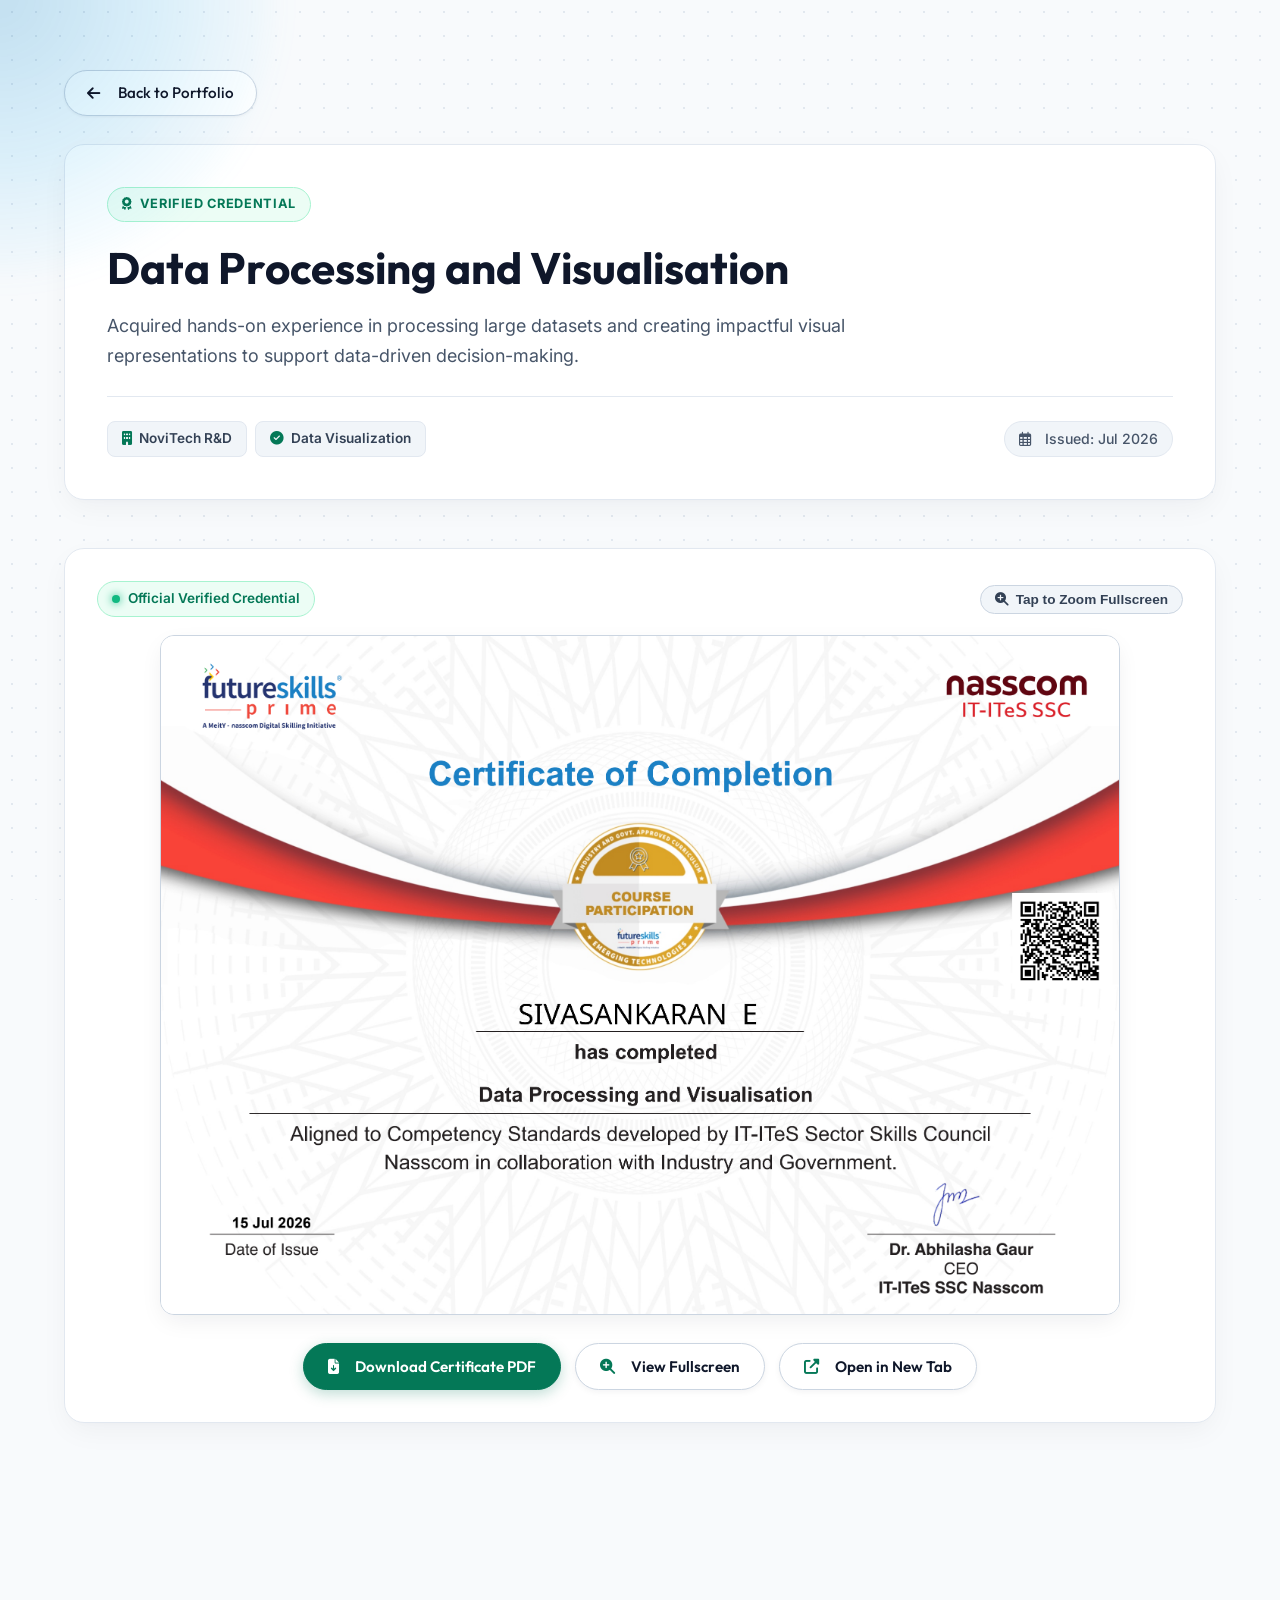
<file: certi/data_processing.html>
<!DOCTYPE html>
<html lang="en">
<head>
    <meta charset="UTF-8">
    <meta name="viewport" content="width=device-width, initial-scale=1.0">
    <title>Data Processing and Visualisation - Certificate | Sivasankaran E</title>

    <!-- Google Fonts -->
    <link rel="preconnect" href="https://fonts.googleapis.com">
    <link rel="preconnect" href="https://fonts.gstatic.com" crossorigin>
    <link href="https://fonts.googleapis.com/css2?family=Inter:wght@300;400;500;600;700&family=Outfit:wght@300;400;500;600;700;800&display=swap" rel="stylesheet">
    
    <!-- FontAwesome for Icons -->
    <link rel="stylesheet" href="https://cdnjs.cloudflare.com/ajax/libs/font-awesome/6.4.0/css/all.min.css">
    
    <!-- Parent CSS -->
    <link rel="stylesheet" href="../style.css?v=glow4">

<!-- Showcase CSS (WattWise Luxury Editorial Theme) -->
    <style>
        .showcase-body {
            padding-top: 50px;
            padding-bottom: 80px;
            min-height: 100vh;
            background-color: #f8fafc !important;
            color: #0f172a !important;
            position: relative;
            font-family: 'Inter', sans-serif !important;
        }

        .showcase-body::before {
            content: '';
            position: fixed;
            top: 0;
            left: 0;
            width: 100%;
            height: 100%;
            background-image: radial-gradient(#cbd5e1 1px, transparent 1px);
            background-size: 24px 24px;
            opacity: 0.5;
            pointer-events: none;
            z-index: 0;
        }

        .section-container {
            position: relative;
            z-index: 1;
        }

        /* cursor-glow active */
        
        .back-nav {
            margin-bottom: 28px;
        }

        .back-nav .btn-secondary {
            display: inline-flex;
            align-items: center;
            gap: 10px;
            background: #ffffff !important;
            color: #0f172a !important;
            border: 1px solid #cbd5e1 !important;
            padding: 10px 22px;
            border-radius: 9999px;
            font-size: 0.95rem;
            font-weight: 500;
            text-decoration: none;
            box-shadow: 0 1px 3px rgba(15, 23, 42, 0.05);
            transition: all 0.25s cubic-bezier(0.16, 1, 0.3, 1);
        }

        .back-nav .btn-secondary:hover {
            background: #f1f5f9 !important;
            border-color: #94a3b8 !important;
            color: #047857 !important;
            transform: translateX(-4px);
            box-shadow: 0 4px 12px rgba(15, 23, 42, 0.08);
        }
        
        .project-header-card {
            position: relative;
            background: #ffffff !important;
            border: 1px solid #e2e8f0 !important;
            border-radius: 20px;
            padding: 42px;
            margin-bottom: 48px;
            box-shadow: 0 10px 30px -4px rgba(15, 23, 42, 0.05), 0 4px 8px -2px rgba(15, 23, 42, 0.02) !important;
        }

        .showcase-badge {
            display: inline-flex;
            align-items: center;
            gap: 7px;
            padding: 6px 14px;
            border-radius: 9999px;
            font-size: 0.8rem;
            font-weight: 700;
            letter-spacing: 0.05em;
            text-transform: uppercase;
            margin-bottom: 18px;
            background: #ecfdf5 !important;
            color: #047857 !important;
            border: 1px solid #a7f3d0 !important;
        }

        .badge-emerald {
            background: #ecfdf5 !important;
            color: #047857 !important;
            border: 1px solid #a7f3d0 !important;
        }

        .badge-amber {
            background: #fef3c7 !important;
            color: #b45309 !important;
            border: 1px solid #fde68a !important;
        }

        .badge-blue {
            background: #e0f2fe !important;
            color: #0369a1 !important;
            border: 1px solid #bae6fd !important;
        }

        .badge-purple {
            background: #ede9fe !important;
            color: #6d28d9 !important;
            border: 1px solid #ddd6fe !important;
        }

        .project-header-card h1,
        .cert-header-card h1 {
            font-size: 2.75rem !important;
            line-height: 1.25 !important;
            margin-bottom: 16px !important;
            color: #0f172a !important;
            font-family: 'Outfit', sans-serif !important;
            font-weight: 700 !important;
            background: none !important;
            -webkit-text-fill-color: initial !important;
        }

        .project-header-card p,
        .cert-header-card p {
            color: #475569 !important;
            font-size: 1.125rem !important;
            line-height: 1.7 !important;
            max-width: 860px !important;
            margin-bottom: 24px !important;
            font-family: 'Inter', sans-serif !important;
        }
        
        .project-meta-info {
            display: flex;
            justify-content: space-between;
            align-items: center;
            flex-wrap: wrap;
            gap: 20px;
            margin-top: 24px;
            border-top: 1px solid #e2e8f0;
            padding-top: 24px;
        }
        
        .tech-tags {
            display: flex;
            flex-wrap: wrap;
            gap: 8px;
        }
        
        .tech-tag {
            background: #f1f5f9 !important;
            border: 1px solid #e2e8f0 !important;
            color: #334155 !important;
            padding: 6px 14px;
            border-radius: 8px;
            font-size: 0.85rem;
            font-weight: 600;
            transition: all 0.2s ease;
            display: inline-flex;
            align-items: center;
        }

        .tech-tag:hover {
            background: #e2e8f0 !important;
            color: #0f172a !important;
            border-color: #cbd5e1 !important;
        }

        .showcase-meta-date {
            position: static !important;
            background: #f1f5f9 !important;
            border: 1px solid #e2e8f0 !important;
            color: #475569 !important;
            padding: 6px 14px !important;
            border-radius: 9999px !important;
            font-size: 0.88rem !important;
            font-weight: 500 !important;
            display: inline-flex !important;
            align-items: center !important;
            gap: 8px !important;
        }

        .gallery-title {
            font-size: 2rem;
            color: #0f172a;
            margin-bottom: 28px;
            font-family: 'Outfit', sans-serif;
            font-weight: 700;
        }
        
        .gallery-grid {
            display: grid;
            grid-template-columns: repeat(auto-fill, minmax(340px, 1fr));
            gap: 24px;
            margin-bottom: 80px;
        }
        
        .gallery-item {
            position: relative;
            border-radius: 14px;
            overflow: hidden;
            border: 1px solid #e2e8f0;
            aspect-ratio: 16 / 9;
            cursor: pointer;
            transition: transform 0.3s cubic-bezier(0.16, 1, 0.3, 1), box-shadow 0.3s ease, border-color 0.3s ease;
            background: #ffffff;
            box-shadow: 0 4px 16px -2px rgba(15, 23, 42, 0.05);
        }
        
        .gallery-item img {
            width: 100%;
            height: 100%;
            object-fit: cover;
            display: block;
            transition: transform 0.35s ease;
        }
        
        .gallery-item:hover {
            transform: translateY(-5px);
            border-color: #047857;
            box-shadow: 0 14px 28px -4px rgba(4, 120, 87, 0.16);
        }
        
        .gallery-item:hover img {
            transform: scale(1.04);
        }
        
        .gallery-item-overlay {
            position: absolute;
            inset: 0;
            background: rgba(15, 23, 42, 0.7);
            display: flex;
            flex-direction: column;
            align-items: center;
            justify-content: center;
            opacity: 0;
            transition: opacity 0.25s ease;
            backdrop-filter: blur(2px);
            padding: 16px;
            text-align: center;
        }
        
        .gallery-item:hover .gallery-item-overlay {
            opacity: 1;
        }
        
        .zoom-icon {
            background: #047857;
            color: #ffffff;
            width: 46px;
            height: 46px;
            border-radius: 50%;
            display: flex;
            align-items: center;
            justify-content: center;
            font-size: 1.15rem;
            box-shadow: 0 4px 12px rgba(4, 120, 87, 0.35);
            transform: scale(0.9);
            transition: transform 0.25s ease;
            margin-bottom: 8px;
        }
        
        .gallery-item:hover .zoom-icon {
            transform: scale(1);
        }
        
        .gallery-caption {
            font-size: 0.88rem;
            color: #ffffff;
            font-weight: 600;
            text-shadow: 0 1px 3px rgba(0,0,0,0.6);
            white-space: nowrap;
            overflow: hidden;
            text-overflow: ellipsis;
            max-width: 90%;
        }
        
        /* Lightbox CSS */
        .lightbox {
            position: fixed;
            inset: 0;
            background: rgba(15, 23, 42, 0.92);
            z-index: 2000;
            display: none;
            align-items: center;
            justify-content: center;
            backdrop-filter: blur(8px);
            padding: 24px;
        }
        
        .lightbox.active {
            display: flex;
        }
        
        .lightbox-content {
            position: relative;
            max-width: 1100px;
            width: 100%;
            max-height: 88vh;
            display: flex;
            flex-direction: column;
            align-items: center;
        }
        
        .lightbox-content img {
            max-width: 100%;
            max-height: 76vh;
            border-radius: 12px;
            border: 1px solid rgba(255, 255, 255, 0.15);
            box-shadow: 0 25px 50px -12px rgba(0, 0, 0, 0.6);
            object-fit: contain;
            background: #0f172a;
        }
        
        .lightbox-close {
            position: absolute;
            top: -46px;
            right: 0;
            background: #ffffff;
            border: 1px solid #e2e8f0;
            color: #0f172a;
            width: 36px;
            height: 36px;
            border-radius: 50%;
            font-size: 1.25rem;
            cursor: pointer;
            display: flex;
            align-items: center;
            justify-content: center;
            transition: all 0.2s ease;
            box-shadow: 0 4px 12px rgba(0, 0, 0, 0.2);
        }
        
        .lightbox-close:hover {
            background: #ef4444;
            color: #ffffff;
            border-color: #ef4444;
            transform: scale(1.08);
        }
        
        .lightbox-nav {
            position: absolute;
            top: 50%;
            transform: translateY(-50%);
            background: #ffffff;
            border: 1px solid #e2e8f0;
            color: #0f172a;
            width: 48px;
            height: 48px;
            border-radius: 50%;
            display: flex;
            align-items: center;
            justify-content: center;
            cursor: pointer;
            font-size: 1.1rem;
            transition: all 0.2s ease;
            user-select: none;
            box-shadow: 0 4px 16px rgba(0, 0, 0, 0.2);
        }
        
        .lightbox-nav:hover {
            background: #047857;
            color: #ffffff;
            border-color: #047857;
            transform: translateY(-50%) scale(1.08);
        }
        
        .lightbox-prev { left: -70px; }
        .lightbox-next { right: -70px; }
        
        .lightbox-caption {
            margin-top: 18px;
            color: #0f172a;
            font-size: 0.95rem;
            font-weight: 500;
            font-family: 'Inter', sans-serif;
            text-align: center;
            background: #ffffff;
            padding: 8px 24px;
            border-radius: 9999px;
            border: 1px solid #e2e8f0;
            box-shadow: 0 4px 14px rgba(0, 0, 0, 0.15);
            max-width: 85%;
        }
        
        /* Certificate Specific Display Card */
        .cert-display-card {
            position: relative;
            background: #ffffff !important;
            border: 1px solid #e2e8f0 !important;
            border-radius: 20px;
            padding: 32px;
            margin-bottom: 60px;
            box-shadow: 0 10px 30px -4px rgba(15, 23, 42, 0.05), 0 4px 8px -2px rgba(15, 23, 42, 0.02) !important;
            display: flex;
            flex-direction: column;
            align-items: center;
            width: 100%;
        }

        .cert-preview-toolbar {
            display: flex;
            justify-content: space-between;
            align-items: center;
            width: 100%;
            margin-bottom: 18px;
            flex-wrap: wrap;
            gap: 12px;
        }

        .cert-badge-live {
            display: inline-flex;
            align-items: center;
            gap: 8px;
            font-size: 0.85rem;
            font-weight: 600;
            color: #047857;
            background: #ecfdf5;
            border: 1px solid #a7f3d0;
            padding: 6px 14px;
            border-radius: 9999px;
        }

        .cert-badge-live .live-dot {
            width: 8px;
            height: 8px;
            border-radius: 50%;
            background: #10b981;
            box-shadow: 0 0 8px #10b981;
            animation: livePulse 2s infinite;
        }

        @keyframes livePulse {
            0% { transform: scale(0.95); box-shadow: 0 0 0 0 rgba(16, 185, 129, 0.7); }
            70% { transform: scale(1.1); box-shadow: 0 0 0 6px rgba(16, 185, 129, 0); }
            100% { transform: scale(0.95); box-shadow: 0 0 0 0 rgba(16, 185, 129, 0); }
        }

        .cert-zoom-pill {
            display: inline-flex;
            align-items: center;
            gap: 7px;
            font-size: 0.85rem;
            font-weight: 600;
            color: #334155;
            background: #f1f5f9;
            border: 1px solid #cbd5e1;
            padding: 6px 14px;
            border-radius: 9999px;
            cursor: pointer;
            transition: all 0.2s ease;
        }

        .cert-zoom-pill:hover {
            background: #047857;
            color: #ffffff;
            border-color: #047857;
            transform: translateY(-1px);
        }

        .cert-image-frame {
            position: relative;
            width: 100%;
            max-width: 960px;
            border-radius: 14px;
            overflow: hidden;
            border: 1px solid #cbd5e1;
            background: #f8fafc;
            box-shadow: 0 8px 24px -4px rgba(15, 23, 42, 0.08);
            cursor: zoom-in;
            transition: all 0.3s cubic-bezier(0.16, 1, 0.3, 1);
            display: flex;
            justify-content: center;
            align-items: center;
        }

        .cert-image-frame:hover {
            border-color: #047857;
            box-shadow: 0 16px 36px -4px rgba(4, 120, 87, 0.16);
            transform: translateY(-3px);
        }

        .cert-preview-image {
            width: 100%;
            height: auto;
            max-height: 820px;
            object-fit: contain;
            display: block;
            user-select: none;
            -webkit-user-select: none;
        }

        .cert-hover-overlay {
            position: absolute;
            inset: 0;
            background: rgba(15, 23, 42, 0.45);
            backdrop-filter: blur(2px);
            -webkit-backdrop-filter: blur(2px);
            display: flex;
            align-items: center;
            justify-content: center;
            opacity: 0;
            transition: opacity 0.25s ease;
            pointer-events: none;
        }

        .cert-image-frame:hover .cert-hover-overlay {
            opacity: 1;
        }

        .cert-hover-badge {
            background: #ffffff;
            color: #0f172a;
            font-size: 0.95rem;
            font-weight: 600;
            padding: 10px 22px;
            border-radius: 9999px;
            box-shadow: 0 8px 20px rgba(0, 0, 0, 0.25);
            display: inline-flex;
            align-items: center;
            gap: 8px;
            transform: translateY(6px);
            transition: transform 0.25s ease;
        }

        .cert-image-frame:hover .cert-hover-badge {
            transform: translateY(0);
        }

        .cert-actions-wrapper {
            display: flex;
            justify-content: center;
            align-items: center;
            gap: 14px;
            margin-top: 28px;
            flex-wrap: wrap;
            width: 100%;
        }

        .cert-action-btn {
            display: inline-flex;
            align-items: center;
            justify-content: center;
            gap: 8px;
            padding: 12px 24px;
            border-radius: 9999px;
            font-size: 0.95rem;
            font-weight: 600;
            text-decoration: none;
            transition: all 0.25s ease;
        }

        .download-action .btn-primary,
        .cert-action-btn.btn-primary {
            background: #047857 !important;
            color: #ffffff !important;
            border: 1px solid #047857 !important;
            box-shadow: 0 4px 14px rgba(4, 120, 87, 0.25) !important;
        }

        .download-action .btn-primary:hover,
        .cert-action-btn.btn-primary:hover {
            background: #065f46 !important;
            border-color: #065f46 !important;
            transform: translateY(-2px);
            box-shadow: 0 6px 20px rgba(4, 120, 87, 0.35) !important;
        }

        .cert-action-btn.btn-secondary {
            background: #ffffff !important;
            color: #0f172a !important;
            border: 1.5px solid #cbd5e1 !important;
            box-shadow: 0 2px 6px rgba(15, 23, 42, 0.05) !important;
            cursor: pointer;
        }

        .cert-action-btn.btn-secondary i {
            color: #047857 !important;
            transition: color 0.2s ease, transform 0.2s ease;
        }

        .cert-action-btn.btn-secondary:hover {
            background: #f8fafc !important;
            border-color: #047857 !important;
            color: #047857 !important;
            transform: translateY(-2px);
            box-shadow: 0 6px 18px rgba(4, 120, 87, 0.18) !important;
        }

        .cert-action-btn.btn-secondary:hover i {
            transform: scale(1.1);
        }

        /* Lightbox Fullscreen Modal */
        .cert-lightbox-modal {
            position: fixed;
            inset: 0;
            z-index: 10000;
            display: none;
            align-items: center;
            justify-content: center;
            padding: 20px;
            opacity: 0;
            transition: opacity 0.3s ease;
        }

        .cert-lightbox-modal.active {
            display: flex;
            opacity: 1;
        }

        .cert-lightbox-backdrop {
            position: absolute;
            inset: 0;
            background: rgba(10, 15, 29, 0.92);
            backdrop-filter: blur(14px);
            -webkit-backdrop-filter: blur(14px);
            cursor: pointer;
        }

        .cert-lightbox-container {
            position: relative;
            z-index: 2;
            max-width: 1200px;
            width: 100%;
            max-height: 94vh;
            display: flex;
            flex-direction: column;
            border-radius: 18px;
            overflow: hidden;
            background: #0f172a;
            border: 1px solid rgba(255, 255, 255, 0.15);
            box-shadow: 0 25px 60px -10px rgba(0, 0, 0, 0.8);
            animation: certModalZoom 0.3s cubic-bezier(0.16, 1, 0.3, 1);
        }

        @keyframes certModalZoom {
            from { opacity: 0; transform: scale(0.92); }
            to { opacity: 1; transform: scale(1); }
        }

        .cert-lightbox-close {
            position: absolute;
            top: 14px;
            right: 14px;
            width: 40px;
            height: 40px;
            border-radius: 50%;
            background: rgba(15, 23, 42, 0.85);
            border: 1px solid rgba(255, 255, 255, 0.25);
            color: #ffffff;
            font-size: 1.5rem;
            line-height: 1;
            display: flex;
            align-items: center;
            justify-content: center;
            cursor: pointer;
            z-index: 20;
            transition: all 0.2s ease;
        }

        .cert-lightbox-close:hover {
            background: #ef4444;
            border-color: #ef4444;
            transform: rotate(90deg);
        }

        .cert-lightbox-img-wrapper {
            width: 100%;
            flex: 1;
            max-height: calc(94vh - 84px);
            overflow: auto;
            display: flex;
            align-items: center;
            justify-content: center;
            padding: 16px;
            background: #080d1a;
        }

        .cert-lightbox-img {
            max-width: 100%;
            max-height: calc(94vh - 110px);
            object-fit: contain;
            border-radius: 8px;
            box-shadow: 0 10px 30px rgba(0, 0, 0, 0.6);
        }

        .cert-lightbox-bar {
            width: 100%;
            background: #0b1120;
            padding: 14px 24px;
            display: flex;
            justify-content: space-between;
            align-items: center;
            gap: 16px;
            border-top: 1px solid rgba(255, 255, 255, 0.1);
        }

        .cert-lightbox-title {
            font-family: 'Outfit', sans-serif;
            font-size: 1.05rem;
            font-weight: 700;
            color: #ffffff;
            display: block;
        }

        .cert-lightbox-issuer {
            font-size: 0.82rem;
            color: #94a3b8;
            display: block;
            margin-top: 2px;
        }

        @media (max-width: 992px) {
            .lightbox-prev { left: 10px; }
            .lightbox-next { right: 10px; }
            .lightbox-nav { width: 40px; height: 40px; font-size: 0.95rem; }
        }

        @media (max-width: 768px) {
            .showcase-body {
                padding-top: 28px;
                padding-bottom: 40px;
            }
            .project-header-card {
                padding: 22px 18px;
                border-radius: 16px;
                margin-bottom: 28px;
            }
            .project-header-card h1 {
                font-size: 1.85rem !important;
            }
            .cert-display-card {
                padding: 18px 12px;
                border-radius: 16px;
                margin-bottom: 32px;
            }
            .cert-preview-toolbar {
                flex-direction: column;
                align-items: flex-start;
                gap: 10px;
            }
            .cert-actions-wrapper {
                flex-direction: column;
                gap: 10px;
                width: 100%;
            }
            .cert-action-btn {
                width: 100%;
                padding: 12px 16px;
                font-size: 0.92rem;
            }
            .cert-lightbox-modal {
                padding: 8px;
            }
            .cert-lightbox-container {
                max-height: 96vh;
                border-radius: 14px;
            }
            .cert-lightbox-img-wrapper {
                padding: 6px;
                max-height: calc(96vh - 100px);
            }
            .cert-lightbox-bar {
                padding: 12px 14px;
                flex-direction: column;
                align-items: flex-start;
                gap: 10px;
            }
            .cert-lightbox-actions {
                width: 100%;
            }
            .cert-lightbox-actions .btn {
                width: 100%;
                justify-content: center;
            }
        }
    </style>
    <!-- Theme State Recovery -->
    <script>
        if (localStorage.getItem('lampState') === 'on') {
            document.documentElement.classList.add('lamp-on');
            document.addEventListener('DOMContentLoaded', () => {
                document.body.classList.add('lamp-on');
            });
        }
    </script>
</head>
<body class="showcase-body">

    <!-- Magnetic Glow Effect Background -->
    <div class="cursor-glow" id="cursor-glow"></div>

    <div class="section-container" style="padding-top: 20px;">
        <!-- Back Navigation -->
        <div class="back-nav">
            <a href="../index.html#timeline" class="btn btn-secondary btn-icon"><i class="fas fa-arrow-left"></i> Back to Portfolio</a>
        </div>
        
        <!-- Certificate Information -->
        <div class="project-header-card">
            <span class="showcase-badge badge-emerald"><i class="fas fa-award"></i> Verified Credential</span>
            <h1>
                Data Processing and Visualisation
            </h1>
            <p>
                Acquired hands-on experience in processing large datasets and creating impactful visual representations to support data-driven decision-making.
            </p>
            <div class="project-meta-info">
                <div class="tech-tags">
                    <span class="tech-tag"><i class="fas fa-building" style="margin-right: 7px; color: #047857;"></i> NoviTech R&D</span>
                    <span class="tech-tag"><i class="fas fa-check-circle" style="margin-right: 7px; color: #047857;"></i> Data Visualization</span>
                </div>
                <div class="showcase-meta-date">
                    <i class="far fa-calendar-alt" style="margin-right: 6px;"></i> Issued: Jul 2026
                </div>
            </div>
        </div>
        
        <!-- Certificate Interactive Preview -->
        <div class="cert-display-card">
            <!-- Header bar with status badge and zoom button -->
            <div class="cert-preview-toolbar">
                <div class="cert-badge-live">
                    <span class="live-dot"></span> Official Verified Credential
                </div>
                <button type="button" class="cert-zoom-pill" id="cert-zoom-btn" title="Tap or click to view fullscreen / zoom">
                    <i class="fas fa-search-plus"></i> Tap to Zoom Fullscreen
                </button>
            </div>

            <!-- Crisp Interactive Certificate Frame -->
            <div class="cert-image-frame" id="cert-frame" role="button" tabindex="0" aria-label="Open fullscreen certificate view" title="Click or tap to view full size">
                <img src="data_processing_preview.png" alt="Data Processing and Visualisation Certificate Preview" class="cert-preview-image" id="cert-main-img">
                <div class="cert-hover-overlay">
                    <div class="cert-hover-badge">
                        <i class="fas fa-expand"></i> Tap to View Fullscreen
                    </div>
                </div>
            </div>

            <!-- Action buttons: Download & Open in Browser -->
            <div class="cert-actions-wrapper">
                <a href="Data Processing and Visualisation_siva.pdf" download="Data_Processing_and_Visualization_Siva.pdf" type="application/pdf" class="btn btn-primary btn-icon cert-action-btn">
                    <i class="fas fa-file-download"></i> Download Certificate PDF
                </a>
                <button type="button" class="btn btn-secondary btn-icon cert-action-btn" id="modal-zoom-trigger">
                    <i class="fas fa-search-plus"></i> View Fullscreen
                </button>
                <a href="Data Processing and Visualisation_siva.pdf" target="_blank" rel="noopener noreferrer" class="btn btn-secondary btn-icon cert-action-btn">
                    <i class="fas fa-external-link-alt"></i> Open in New Tab
                </a>
            </div>
        </div>
    </div>

    <!-- Certificate Fullscreen Lightbox Modal -->
    <div class="cert-lightbox-modal" id="cert-modal" role="dialog" aria-modal="true" aria-label="Certificate Fullscreen Viewer">
        <div class="cert-lightbox-backdrop" id="cert-modal-backdrop"></div>
        <div class="cert-lightbox-container">
            <button class="cert-lightbox-close" id="cert-modal-close" aria-label="Close fullscreen certificate view">&times;</button>
            <div class="cert-lightbox-img-wrapper">
                <img src="data_processing_preview.png" alt="Data Processing and Visualisation Certificate Fullscreen" class="cert-lightbox-img">
            </div>
            <div class="cert-lightbox-bar">
                <div>
                    <span class="cert-lightbox-title">Data Processing and Visualisation</span>
                    <span class="cert-lightbox-issuer"><i class="fas fa-shield-alt"></i> Verified Credential &bull; NoviTech R&D</span>
                </div>
                <div class="cert-lightbox-actions">
                    <a href="Data Processing and Visualisation_siva.pdf" download="Data_Processing_and_Visualization_Siva.pdf" type="application/pdf" class="btn btn-primary btn-sm btn-icon">
                        <i class="fas fa-download"></i> Download PDF
                    </a>
                </div>
            </div>
        </div>
    </div>

    <!-- GSAP for cursor glow & Modal Script -->
    <script src="https://cdnjs.cloudflare.com/ajax/libs/gsap/3.12.5/gsap.min.js"></script>
    <script>
        const glow = document.getElementById('cursor-glow');
        if (glow) {
            window.addEventListener('mousemove', (e) => {
                gsap.to(glow, {
                    x: e.clientX,
                    y: e.clientY,
                    duration: 0.8,
                    ease: "power2.out"
                });
            });
        }

        // Certificate Zoom Lightbox Logic
        const certFrame = document.getElementById('cert-frame');
        const certModal = document.getElementById('cert-modal');
        const certModalClose = document.getElementById('cert-modal-close');
        const certModalBackdrop = document.getElementById('cert-modal-backdrop');
        const zoomPill = document.getElementById('cert-zoom-btn');
        const zoomActionBtn = document.getElementById('modal-zoom-trigger');

        function openCertModal() {
            if (certModal) {
                certModal.classList.add('active');
                document.body.style.overflow = 'hidden';
            }
        }

        function closeCertModal() {
            if (certModal) {
                certModal.classList.remove('active');
                document.body.style.overflow = '';
            }
        }

        if (certFrame) certFrame.addEventListener('click', openCertModal);
        if (zoomPill) zoomPill.addEventListener('click', openCertModal);
        if (zoomActionBtn) zoomActionBtn.addEventListener('click', openCertModal);
        if (certModalClose) certModalClose.addEventListener('click', closeCertModal);
        if (certModalBackdrop) certModalBackdrop.addEventListener('click', closeCertModal);

        document.addEventListener('keydown', (e) => {
            if (e.key === 'Escape' && certModal && certModal.classList.contains('active')) {
                closeCertModal();
            }
        });
    </script>
</body>
</html>
</file>
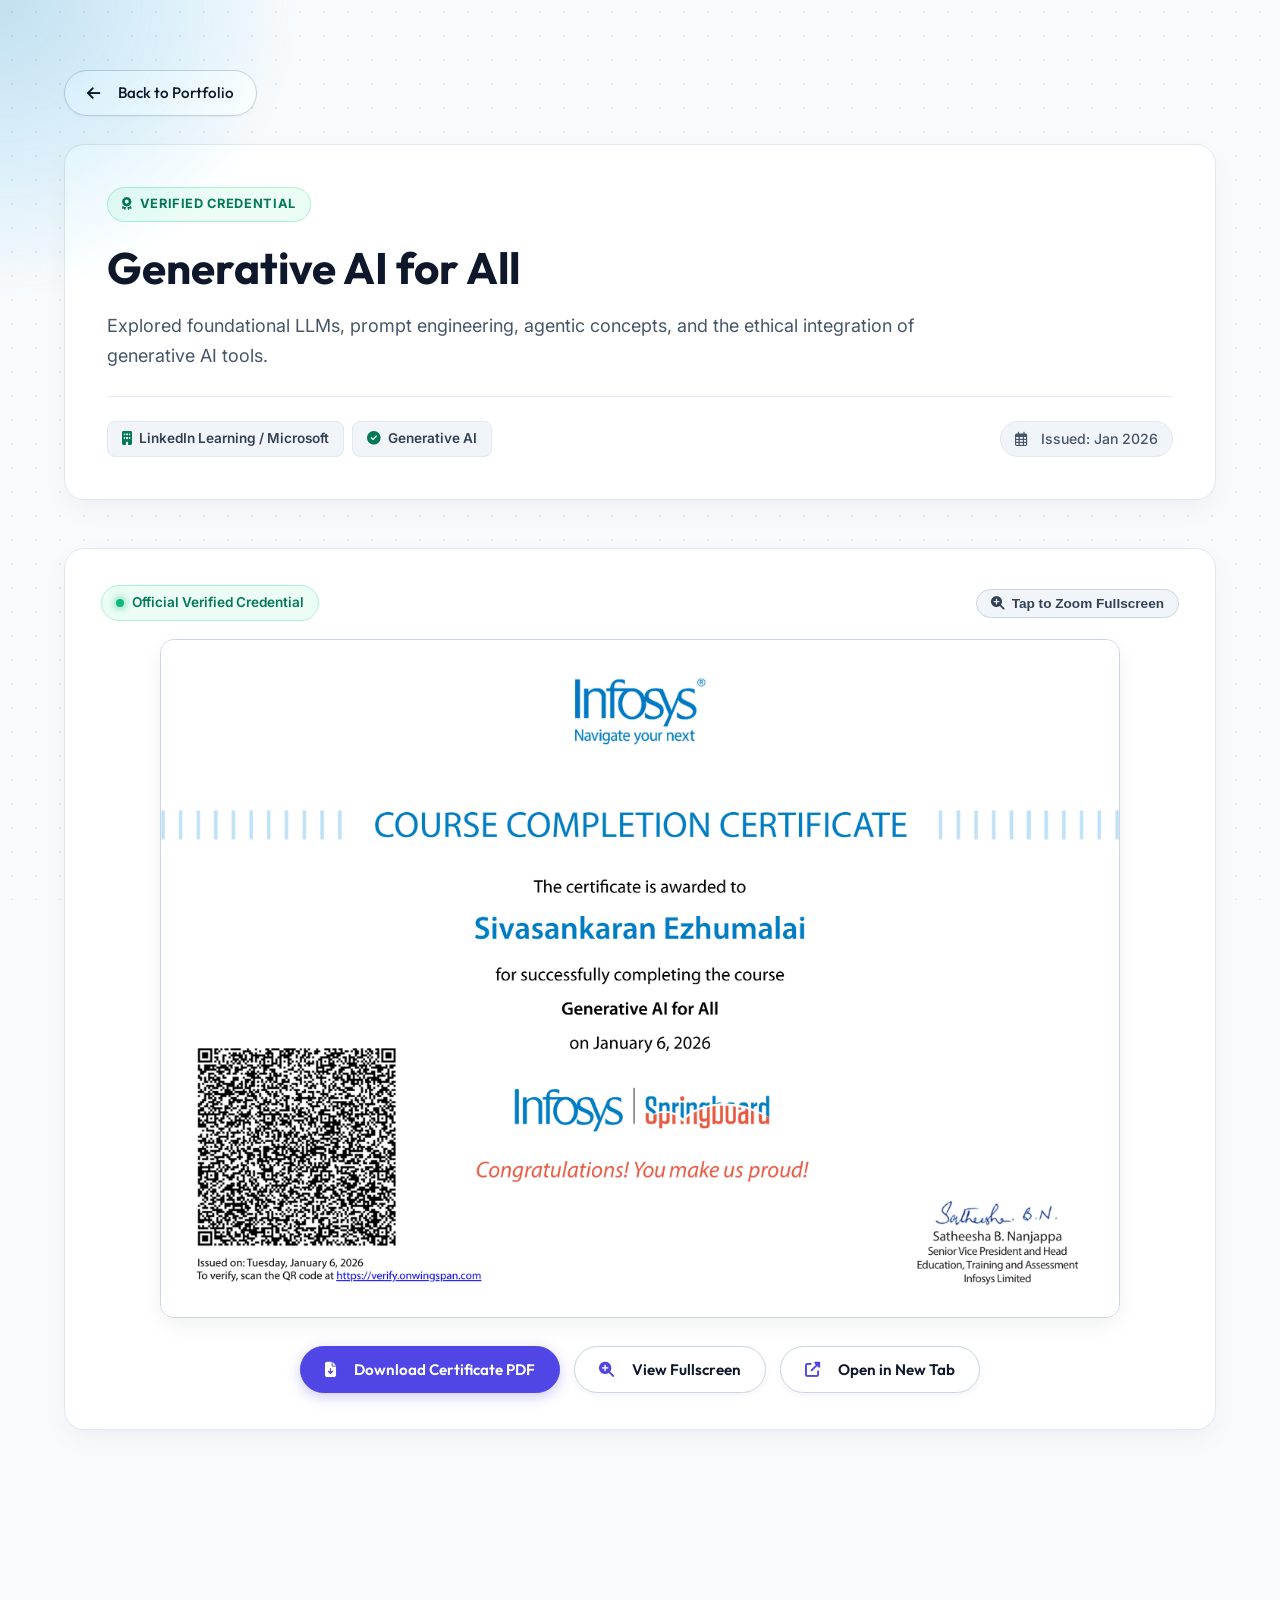
<file: certi/generative_ai.html>
<!DOCTYPE html>
<html lang="en">
<head>
    <meta charset="UTF-8">
    <meta name="viewport" content="width=device-width, initial-scale=1.0">
    <title>Generative AI for All - Certificate | Sivasankaran E</title>

    <!-- Google Fonts -->
    <link rel="preconnect" href="https://fonts.googleapis.com">
    <link rel="preconnect" href="https://fonts.gstatic.com" crossorigin>
    <link href="https://fonts.googleapis.com/css2?family=Inter:wght@300;400;500;600;700&family=Outfit:wght@300;400;500;600;700;800&display=swap" rel="stylesheet">
    
    <!-- FontAwesome for Icons -->
    <link rel="stylesheet" href="https://cdnjs.cloudflare.com/ajax/libs/font-awesome/6.4.0/css/all.min.css">
    
    <!-- Parent CSS -->
    <link rel="stylesheet" href="../style.css?v=glow4">

<!-- Showcase CSS (WattWise Luxury Editorial Theme) -->
    <style>
        .showcase-body {
            padding-top: 50px;
            padding-bottom: 80px;
            min-height: 100vh;
            background-color: #f8fafc !important;
            color: #0f172a !important;
            position: relative;
            font-family: 'Inter', sans-serif !important;
        }

        .showcase-body::before {
            content: '';
            position: fixed;
            top: 0;
            left: 0;
            width: 100%;
            height: 100%;
            background-image: radial-gradient(#cbd5e1 1px, transparent 1px);
            background-size: 24px 24px;
            opacity: 0.5;
            pointer-events: none;
            z-index: 0;
        }

        .section-container {
            position: relative;
            z-index: 1;
        }

        /* cursor-glow active */
        
        .back-nav {
            margin-bottom: 28px;
        }

        .back-nav .btn-secondary {
            display: inline-flex;
            align-items: center;
            gap: 10px;
            background: #ffffff !important;
            color: #0f172a !important;
            border: 1px solid #cbd5e1 !important;
            padding: 10px 22px;
            border-radius: 9999px;
            font-size: 0.95rem;
            font-weight: 500;
            text-decoration: none;
            box-shadow: 0 1px 3px rgba(15, 23, 42, 0.05);
            transition: all 0.25s cubic-bezier(0.16, 1, 0.3, 1);
        }

        .back-nav .btn-secondary:hover {
            background: #f1f5f9 !important;
            border-color: #94a3b8 !important;
            color: #047857 !important;
            transform: translateX(-4px);
            box-shadow: 0 4px 12px rgba(15, 23, 42, 0.08);
        }

        /* Certificate Action Buttons */
        .cert-actions-wrapper {
            display: flex;
            justify-content: center;
            align-items: center;
            gap: 14px;
            margin-top: 28px;
            flex-wrap: wrap;
            width: 100%;
        }

        .cert-action-btn {
            display: inline-flex;
            align-items: center;
            justify-content: center;
            gap: 10px;
            padding: 12px 24px;
            border-radius: 9999px;
            font-size: 0.95rem;
            font-weight: 600;
            text-decoration: none;
            transition: all 0.25s cubic-bezier(0.16, 1, 0.3, 1);
            cursor: pointer;
            line-height: 1.4;
        }

        .cert-action-btn.btn-primary {
            background: #4f46e5 !important;
            color: #ffffff !important;
            border: 1px solid #4f46e5 !important;
            box-shadow: 0 4px 14px rgba(79, 70, 229, 0.28) !important;
        }

        .cert-action-btn.btn-primary:hover {
            background: #4338ca !important;
            border-color: #4338ca !important;
            color: #ffffff !important;
            transform: translateY(-2px);
            box-shadow: 0 8px 24px rgba(79, 70, 229, 0.42) !important;
        }

        .cert-action-btn.btn-secondary,
        .cert-actions-wrapper .btn-secondary {
            background: #ffffff !important;
            color: #0f172a !important;
            border: 1.5px solid #cbd5e1 !important;
            box-shadow: 0 2px 6px rgba(15, 23, 42, 0.05) !important;
        }

        .cert-action-btn.btn-secondary i,
        .cert-actions-wrapper .btn-secondary i {
            color: #4f46e5 !important;
            transition: color 0.2s ease, transform 0.2s ease;
        }

        .cert-action-btn.btn-secondary:hover,
        .cert-actions-wrapper .btn-secondary:hover {
            background: #f8fafc !important;
            border-color: #6366f1 !important;
            color: #4f46e5 !important;
            transform: translateY(-2px);
            box-shadow: 0 6px 18px rgba(99, 102, 241, 0.18) !important;
        }

        .cert-action-btn.btn-secondary:hover i,
        .cert-actions-wrapper .btn-secondary:hover i {
            color: #4338ca !important;
            transform: scale(1.1);
        }
        
        .project-header-card {
            position: relative;
            background: #ffffff !important;
            border: 1px solid #e2e8f0 !important;
            border-radius: 20px;
            padding: 42px;
            margin-bottom: 48px;
            box-shadow: 0 10px 30px -4px rgba(15, 23, 42, 0.05), 0 4px 8px -2px rgba(15, 23, 42, 0.02) !important;
        }

        .showcase-badge {
            display: inline-flex;
            align-items: center;
            gap: 7px;
            padding: 6px 14px;
            border-radius: 9999px;
            font-size: 0.8rem;
            font-weight: 700;
            letter-spacing: 0.05em;
            text-transform: uppercase;
            margin-bottom: 18px;
            background: #ecfdf5 !important;
            color: #047857 !important;
            border: 1px solid #a7f3d0 !important;
        }

        .badge-emerald {
            background: #ecfdf5 !important;
            color: #047857 !important;
            border: 1px solid #a7f3d0 !important;
        }

        .badge-amber {
            background: #fef3c7 !important;
            color: #b45309 !important;
            border: 1px solid #fde68a !important;
        }

        .badge-blue {
            background: #e0f2fe !important;
            color: #0369a1 !important;
            border: 1px solid #bae6fd !important;
        }

        .badge-purple {
            background: #ede9fe !important;
            color: #6d28d9 !important;
            border: 1px solid #ddd6fe !important;
        }

        .project-header-card h1,
        .cert-header-card h1 {
            font-size: 2.75rem !important;
            line-height: 1.25 !important;
            margin-bottom: 16px !important;
            color: #0f172a !important;
            font-family: 'Outfit', sans-serif !important;
            font-weight: 700 !important;
            background: none !important;
            -webkit-text-fill-color: initial !important;
        }

        .project-header-card p,
        .cert-header-card p {
            color: #475569 !important;
            font-size: 1.125rem !important;
            line-height: 1.7 !important;
            max-width: 860px !important;
            margin-bottom: 24px !important;
            font-family: 'Inter', sans-serif !important;
        }
        
        .project-meta-info {
            display: flex;
            justify-content: space-between;
            align-items: center;
            flex-wrap: wrap;
            gap: 20px;
            margin-top: 24px;
            border-top: 1px solid #e2e8f0;
            padding-top: 24px;
        }
        
        .tech-tags {
            display: flex;
            flex-wrap: wrap;
            gap: 8px;
        }
        
        .tech-tag {
            background: #f1f5f9 !important;
            border: 1px solid #e2e8f0 !important;
            color: #334155 !important;
            padding: 6px 14px;
            border-radius: 8px;
            font-size: 0.85rem;
            font-weight: 600;
            transition: all 0.2s ease;
            display: inline-flex;
            align-items: center;
        }

        .tech-tag:hover {
            background: #e2e8f0 !important;
            color: #0f172a !important;
            border-color: #cbd5e1 !important;
        }

        .showcase-meta-date {
            position: static !important;
            background: #f1f5f9 !important;
            border: 1px solid #e2e8f0 !important;
            color: #475569 !important;
            padding: 6px 14px !important;
            border-radius: 9999px !important;
            font-size: 0.88rem !important;
            font-weight: 500 !important;
            display: inline-flex !important;
            align-items: center !important;
            gap: 8px !important;
        }

        .gallery-title {
            font-size: 2rem;
            color: #0f172a;
            margin-bottom: 28px;
            font-family: 'Outfit', sans-serif;
            font-weight: 700;
        }
        
        .gallery-grid {
            display: grid;
            grid-template-columns: repeat(auto-fill, minmax(340px, 1fr));
            gap: 24px;
            margin-bottom: 80px;
        }
        
        .gallery-item {
            position: relative;
            border-radius: 14px;
            overflow: hidden;
            border: 1px solid #e2e8f0;
            aspect-ratio: 16 / 9;
            cursor: pointer;
            transition: transform 0.3s cubic-bezier(0.16, 1, 0.3, 1), box-shadow 0.3s ease, border-color 0.3s ease;
            background: #ffffff;
            box-shadow: 0 4px 16px -2px rgba(15, 23, 42, 0.05);
        }
        
        .gallery-item img {
            width: 100%;
            height: 100%;
            object-fit: cover;
            display: block;
            transition: transform 0.35s ease;
        }
        
        .gallery-item:hover {
            transform: translateY(-5px);
            border-color: #047857;
            box-shadow: 0 14px 28px -4px rgba(4, 120, 87, 0.16);
        }
        
        .gallery-item:hover img {
            transform: scale(1.04);
        }
        
        .gallery-item-overlay {
            position: absolute;
            inset: 0;
            background: rgba(15, 23, 42, 0.7);
            display: flex;
            flex-direction: column;
            align-items: center;
            justify-content: center;
            opacity: 0;
            transition: opacity 0.25s ease;
            backdrop-filter: blur(2px);
            padding: 16px;
            text-align: center;
        }
        
        .gallery-item:hover .gallery-item-overlay {
            opacity: 1;
        }
        
        .zoom-icon {
            background: #047857;
            color: #ffffff;
            width: 46px;
            height: 46px;
            border-radius: 50%;
            display: flex;
            align-items: center;
            justify-content: center;
            font-size: 1.15rem;
            box-shadow: 0 4px 12px rgba(4, 120, 87, 0.35);
            transform: scale(0.9);
            transition: transform 0.25s ease;
            margin-bottom: 8px;
        }
        
        .gallery-item:hover .zoom-icon {
            transform: scale(1);
        }
        
        .gallery-caption {
            font-size: 0.88rem;
            color: #ffffff;
            font-weight: 600;
            text-shadow: 0 1px 3px rgba(0,0,0,0.6);
            white-space: nowrap;
            overflow: hidden;
            text-overflow: ellipsis;
            max-width: 90%;
        }
        
        /* Lightbox CSS */
        .lightbox {
            position: fixed;
            inset: 0;
            background: rgba(15, 23, 42, 0.92);
            z-index: 2000;
            display: none;
            align-items: center;
            justify-content: center;
            backdrop-filter: blur(8px);
            padding: 24px;
        }
        
        .lightbox.active {
            display: flex;
        }
        
        .lightbox-content {
            position: relative;
            max-width: 1100px;
            width: 100%;
            max-height: 88vh;
            display: flex;
            flex-direction: column;
            align-items: center;
        }
        
        .lightbox-content img {
            max-width: 100%;
            max-height: 76vh;
            border-radius: 12px;
            border: 1px solid rgba(255, 255, 255, 0.15);
            box-shadow: 0 25px 50px -12px rgba(0, 0, 0, 0.6);
            object-fit: contain;
            background: #0f172a;
        }
        
        .lightbox-close {
            position: absolute;
            top: -46px;
            right: 0;
            background: #ffffff;
            border: 1px solid #e2e8f0;
            color: #0f172a;
            width: 36px;
            height: 36px;
            border-radius: 50%;
            font-size: 1.25rem;
            cursor: pointer;
            display: flex;
            align-items: center;
            justify-content: center;
            transition: all 0.2s ease;
            box-shadow: 0 4px 12px rgba(0, 0, 0, 0.2);
        }
        
        .lightbox-close:hover {
            background: #ef4444;
            color: #ffffff;
            border-color: #ef4444;
            transform: scale(1.08);
        }
        
        .lightbox-nav {
            position: absolute;
            top: 50%;
            transform: translateY(-50%);
            background: #ffffff;
            border: 1px solid #e2e8f0;
            color: #0f172a;
            width: 48px;
            height: 48px;
            border-radius: 50%;
            display: flex;
            align-items: center;
            justify-content: center;
            cursor: pointer;
            font-size: 1.1rem;
            transition: all 0.2s ease;
            user-select: none;
            box-shadow: 0 4px 16px rgba(0, 0, 0, 0.2);
        }
        
        .lightbox-nav:hover {
            background: #047857;
            color: #ffffff;
            border-color: #047857;
            transform: translateY(-50%) scale(1.08);
        }
        
        .lightbox-prev { left: -70px; }
        .lightbox-next { right: -70px; }
        
        .lightbox-caption {
            margin-top: 18px;
            color: #0f172a;
            font-size: 0.95rem;
            font-weight: 500;
            font-family: 'Inter', sans-serif;
            text-align: center;
            background: #ffffff;
            padding: 8px 24px;
            border-radius: 9999px;
            border: 1px solid #e2e8f0;
            box-shadow: 0 4px 14px rgba(0, 0, 0, 0.15);
            max-width: 85%;
        }
        
        /* Certificate Specific Display Card */
        .cert-display-card {
            position: relative;
            background: #ffffff !important;
            border: 1px solid #e2e8f0 !important;
            border-radius: 20px;
            padding: 36px;
            margin-bottom: 60px;
            box-shadow: 0 10px 30px -4px rgba(15, 23, 42, 0.05), 0 4px 8px -2px rgba(15, 23, 42, 0.02) !important;
            display: flex;
            flex-direction: column;
            align-items: center;
        }

        .pdf-wrapper {
            width: 100%;
            height: 760px;
            border-radius: 14px;
            overflow: hidden;
            border: 1px solid #e2e8f0;
            background: #f8fafc;
            box-shadow: inset 0 2px 4px rgba(15, 23, 42, 0.02);
        }

        .image-wrapper {
            width: 100%;
            max-height: 760px;
            border-radius: 14px;
            overflow: hidden;
            border: 1px solid #e2e8f0;
            background: #ffffff;
            display: flex;
            align-items: center;
            justify-content: center;
            padding: 16px;
        }

        .image-wrapper img {
            max-width: 100%;
            max-height: 720px;
            object-fit: contain;
            border-radius: 8px;
            box-shadow: 0 4px 20px rgba(15, 23, 42, 0.08);
        }

        .download-action {
            margin-top: 28px;
            display: flex;
            justify-content: center;
            width: 100%;
        }

        .download-action .btn-primary {
            display: inline-flex;
            align-items: center;
            gap: 10px;
            background: #047857 !important;
            color: #ffffff !important;
            border: 1px solid #047857 !important;
            padding: 12px 28px;
            border-radius: 9999px;
            font-size: 0.95rem;
            font-weight: 600;
            text-decoration: none;
            box-shadow: 0 4px 14px rgba(4, 120, 87, 0.25) !important;
            transition: all 0.25s cubic-bezier(0.16, 1, 0.3, 1);
        }

        .download-action .btn-primary:hover {
            background: #065f46 !important;
            border-color: #065f46 !important;
            transform: translateY(-2px);
            box-shadow: 0 6px 20px rgba(4, 120, 87, 0.35) !important;
        }

        .pdf-fallback-message {
            display: none;
        }

        @media (max-width: 992px) {
            .lightbox-prev { left: 10px; }
            .lightbox-next { right: 10px; }
            .lightbox-nav { width: 40px; height: 40px; font-size: 0.95rem; }
        }

        @media (max-width: 768px) {
            .showcase-body {
                padding-top: 40px;
                padding-bottom: 40px;
            }
            .project-header-card,
            .cert-display-card {
                padding: 24px;
            }
            .project-header-card h1 {
                font-size: 2rem;
            }
            .gallery-grid {
                grid-template-columns: 1fr;
            }
            .pdf-wrapper {
                height: 480px;
            }
            .pdf-fallback-message {
                display: block;
                color: #475569;
                text-align: center;
                padding: 16px;
            }
        }
    </style>
    <!-- Theme State Recovery -->
    <script>
        if (localStorage.getItem('lampState') === 'on') {
            document.documentElement.classList.add('lamp-on');
            document.addEventListener('DOMContentLoaded', () => {
                document.body.classList.add('lamp-on');
            });
        }
    </script>
</head>
<body class="showcase-body">

    <!-- Magnetic Glow Effect Background -->
    <div class="cursor-glow" id="cursor-glow"></div>

    <div class="section-container" style="padding-top: 20px;">
        <!-- Back Navigation -->
        <div class="back-nav">
            <a href="../index.html#timeline" class="btn btn-secondary btn-icon"><i class="fas fa-arrow-left"></i> Back to Portfolio</a>
        </div>
        
        <!-- Certificate Information -->
        <div class="project-header-card">
            <span class="showcase-badge badge-emerald"><i class="fas fa-award"></i> Verified Credential</span>
            <h1>
                Generative AI for All
            </h1>
            <p>
                Explored foundational LLMs, prompt engineering, agentic concepts, and the ethical integration of generative AI tools.
            </p>
                        <div class="project-meta-info">
                <div class="tech-tags">
                    <span class="tech-tag"><i class="fas fa-building" style="margin-right: 7px; color: #047857;"></i> LinkedIn Learning / Microsoft</span>
                    <span class="tech-tag"><i class="fas fa-check-circle" style="margin-right: 7px; color: #047857;"></i> Generative AI</span>
                </div>
                <div class="showcase-meta-date">
                    <i class="far fa-calendar-alt" style="margin-right: 6px;"></i> Issued: Jan 2026
                </div>
            </div>
        </div>
        
        <!-- Certificate Interactive Preview -->
        <div class="cert-display-card">
            <!-- Header bar with status badge and zoom button -->
            <div class="cert-preview-toolbar">
                <div class="cert-badge-live">
                    <span class="live-dot"></span> Official Verified Credential
                </div>
                <button type="button" class="cert-zoom-pill" id="cert-zoom-btn" title="Tap or click to view fullscreen / zoom">
                    <i class="fas fa-search-plus"></i> Tap to Zoom Fullscreen
                </button>
            </div>

            <!-- Crisp Interactive Certificate Frame -->
            <div class="cert-image-frame" id="cert-frame" role="button" tabindex="0" aria-label="Open fullscreen certificate view" title="Click or tap to view full size">
                <img src="generative_ai_preview.png" alt="Generative AI for All Certificate Preview" class="cert-preview-image" id="cert-main-img">
                <div class="cert-hover-overlay">
                    <div class="cert-hover-badge">
                        <i class="fas fa-expand"></i> Tap to View Fullscreen
                    </div>
                </div>
            </div>

            <!-- Action buttons: Download & Open in Browser -->
            <div class="cert-actions-wrapper">
                <a href="Gen_AI_for_All_sivaaa.pdf" download="Generative_AI_for_All_Siva.pdf" type="application/pdf" class="btn btn-primary btn-icon cert-action-btn">
                    <i class="fas fa-file-download"></i> Download Certificate PDF
                </a>
                <button type="button" class="btn btn-secondary btn-icon cert-action-btn" id="modal-zoom-trigger">
                    <i class="fas fa-search-plus"></i> View Fullscreen
                </button>
                <a href="Gen_AI_for_All_sivaaa.pdf" target="_blank" rel="noopener noreferrer" class="btn btn-secondary btn-icon cert-action-btn">
                    <i class="fas fa-external-link-alt"></i> Open in New Tab
                </a>
            </div>
        </div>
    </div>

    <!-- Certificate Fullscreen Lightbox Modal -->
    <div class="cert-lightbox-modal" id="cert-modal" role="dialog" aria-modal="true" aria-label="Certificate Fullscreen Viewer">
        <div class="cert-lightbox-backdrop" id="cert-modal-backdrop"></div>
        <div class="cert-lightbox-container">
            <button class="cert-lightbox-close" id="cert-modal-close" aria-label="Close fullscreen certificate view">&times;</button>
            <div class="cert-lightbox-img-wrapper">
                <img src="generative_ai_preview.png" alt="Generative AI for All Certificate Fullscreen" class="cert-lightbox-img">
            </div>
            <div class="cert-lightbox-bar">
                <div>
                    <span class="cert-lightbox-title">Generative AI for All</span>
                    <span class="cert-lightbox-issuer"><i class="fas fa-shield-alt"></i> Verified Credential &bull; LinkedIn Learning / Microsoft</span>
                </div>
                <div class="cert-lightbox-actions">
                    <a href="Gen_AI_for_All_sivaaa.pdf" download="Generative_AI_for_All_Siva.pdf" type="application/pdf" class="btn btn-primary btn-sm btn-icon">
                        <i class="fas fa-download"></i> Download PDF
                    </a>
                </div>
            </div>
        </div>
    </div>

    <!-- GSAP for cursor glow & Modal Script -->
    <script src="https://cdnjs.cloudflare.com/ajax/libs/gsap/3.12.5/gsap.min.js"></script>
    <script>
        const glow = document.getElementById('cursor-glow');
        if (glow) {
            window.addEventListener('mousemove', (e) => {
                gsap.to(glow, {
                    x: e.clientX,
                    y: e.clientY,
                    duration: 0.8,
                    ease: "power2.out"
                });
            });
        }

        // Certificate Zoom Lightbox Logic
        const certFrame = document.getElementById('cert-frame');
        const certModal = document.getElementById('cert-modal');
        const certModalClose = document.getElementById('cert-modal-close');
        const certModalBackdrop = document.getElementById('cert-modal-backdrop');
        const zoomPill = document.getElementById('cert-zoom-btn');
        const zoomActionBtn = document.getElementById('modal-zoom-trigger');

        function openCertModal() {
            if (certModal) {
                certModal.classList.add('active');
                document.body.style.overflow = 'hidden';
            }
        }

        function closeCertModal() {
            if (certModal) {
                certModal.classList.remove('active');
                document.body.style.overflow = '';
            }
        }

        if (certFrame) certFrame.addEventListener('click', openCertModal);
        if (zoomPill) zoomPill.addEventListener('click', openCertModal);
        if (zoomActionBtn) zoomActionBtn.addEventListener('click', openCertModal);
        if (certModalClose) certModalClose.addEventListener('click', closeCertModal);
        if (certModalBackdrop) certModalBackdrop.addEventListener('click', closeCertModal);

        document.addEventListener('keydown', (e) => {
            if (e.key === 'Escape' && certModal && certModal.classList.contains('active')) {
                closeCertModal();
            }
        });
    </script>
</body>
</html>
</file>
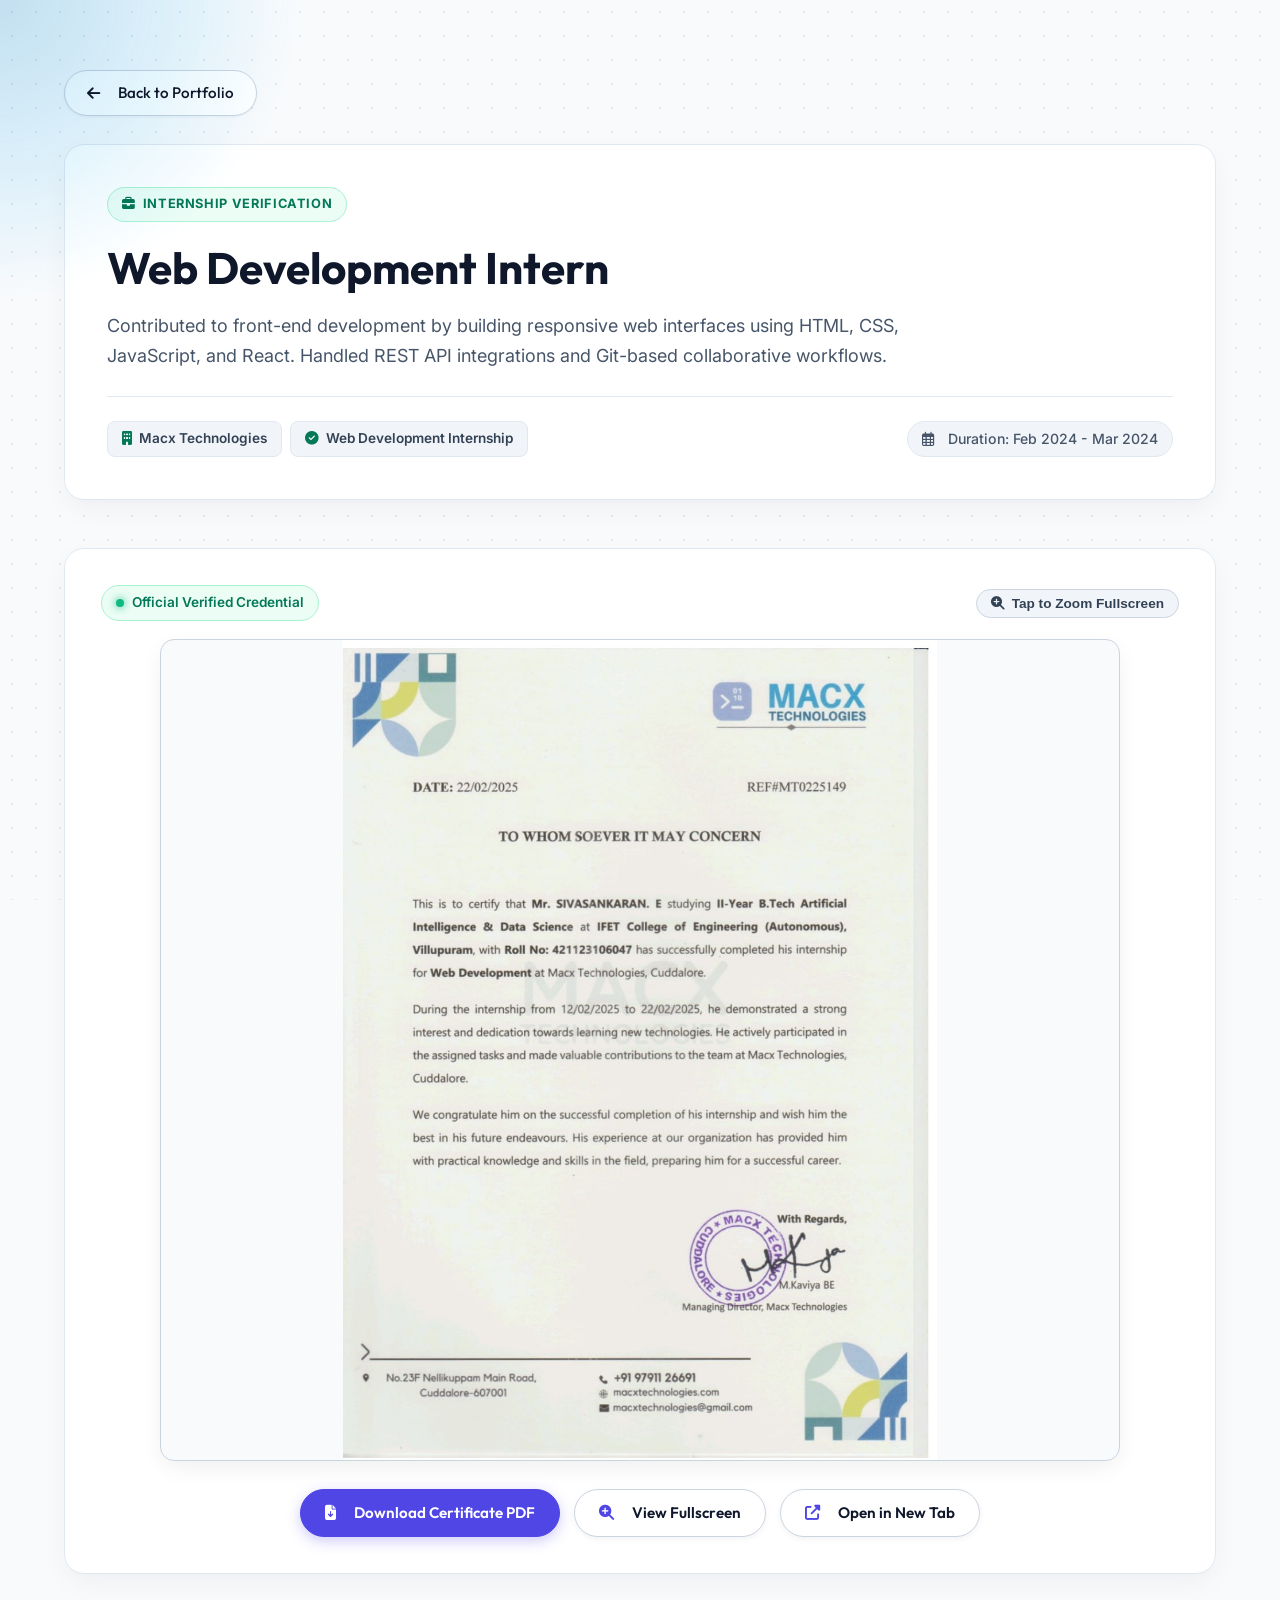
<file: certi/internship.html>
<!DOCTYPE html>
<html lang="en">
<head>
    <meta charset="UTF-8">
    <meta name="viewport" content="width=device-width, initial-scale=1.0">
    <title>Web Development Internship - Certificate | Sivasankaran E</title>

    <!-- Google Fonts -->
    <link rel="preconnect" href="https://fonts.googleapis.com">
    <link rel="preconnect" href="https://fonts.gstatic.com" crossorigin>
    <link href="https://fonts.googleapis.com/css2?family=Inter:wght@300;400;500;600;700&family=Outfit:wght@300;400;500;600;700;800&display=swap" rel="stylesheet">
    
    <!-- FontAwesome for Icons -->
    <link rel="stylesheet" href="https://cdnjs.cloudflare.com/ajax/libs/font-awesome/6.4.0/css/all.min.css">
    
    <!-- Parent CSS -->
    <link rel="stylesheet" href="../style.css?v=glow4">

<!-- Showcase CSS (WattWise Luxury Editorial Theme) -->
    <style>
        .showcase-body {
            padding-top: 50px;
            padding-bottom: 80px;
            min-height: 100vh;
            background-color: #f8fafc !important;
            color: #0f172a !important;
            position: relative;
            font-family: 'Inter', sans-serif !important;
        }

        .showcase-body::before {
            content: '';
            position: fixed;
            top: 0;
            left: 0;
            width: 100%;
            height: 100%;
            background-image: radial-gradient(#cbd5e1 1px, transparent 1px);
            background-size: 24px 24px;
            opacity: 0.5;
            pointer-events: none;
            z-index: 0;
        }

        .section-container {
            position: relative;
            z-index: 1;
        }

        /* cursor-glow active */
        
        .back-nav {
            margin-bottom: 28px;
        }

        .back-nav .btn-secondary {
            display: inline-flex;
            align-items: center;
            gap: 10px;
            background: #ffffff !important;
            color: #0f172a !important;
            border: 1px solid #cbd5e1 !important;
            padding: 10px 22px;
            border-radius: 9999px;
            font-size: 0.95rem;
            font-weight: 500;
            text-decoration: none;
            box-shadow: 0 1px 3px rgba(15, 23, 42, 0.05);
            transition: all 0.25s cubic-bezier(0.16, 1, 0.3, 1);
        }

        .back-nav .btn-secondary:hover {
            background: #f1f5f9 !important;
            border-color: #94a3b8 !important;
            color: #047857 !important;
            transform: translateX(-4px);
            box-shadow: 0 4px 12px rgba(15, 23, 42, 0.08);
        }

        /* Certificate Action Buttons */
        .cert-actions-wrapper {
            display: flex;
            justify-content: center;
            align-items: center;
            gap: 14px;
            margin-top: 28px;
            flex-wrap: wrap;
            width: 100%;
        }

        .cert-action-btn {
            display: inline-flex;
            align-items: center;
            justify-content: center;
            gap: 10px;
            padding: 12px 24px;
            border-radius: 9999px;
            font-size: 0.95rem;
            font-weight: 600;
            text-decoration: none;
            transition: all 0.25s cubic-bezier(0.16, 1, 0.3, 1);
            cursor: pointer;
            line-height: 1.4;
        }

        .cert-action-btn.btn-primary {
            background: #4f46e5 !important;
            color: #ffffff !important;
            border: 1px solid #4f46e5 !important;
            box-shadow: 0 4px 14px rgba(79, 70, 229, 0.28) !important;
        }

        .cert-action-btn.btn-primary:hover {
            background: #4338ca !important;
            border-color: #4338ca !important;
            color: #ffffff !important;
            transform: translateY(-2px);
            box-shadow: 0 8px 24px rgba(79, 70, 229, 0.42) !important;
        }

        .cert-action-btn.btn-secondary,
        .cert-actions-wrapper .btn-secondary {
            background: #ffffff !important;
            color: #0f172a !important;
            border: 1.5px solid #cbd5e1 !important;
            box-shadow: 0 2px 6px rgba(15, 23, 42, 0.05) !important;
        }

        .cert-action-btn.btn-secondary i,
        .cert-actions-wrapper .btn-secondary i {
            color: #4f46e5 !important;
            transition: color 0.2s ease, transform 0.2s ease;
        }

        .cert-action-btn.btn-secondary:hover,
        .cert-actions-wrapper .btn-secondary:hover {
            background: #f8fafc !important;
            border-color: #6366f1 !important;
            color: #4f46e5 !important;
            transform: translateY(-2px);
            box-shadow: 0 6px 18px rgba(99, 102, 241, 0.18) !important;
        }

        .cert-action-btn.btn-secondary:hover i,
        .cert-actions-wrapper .btn-secondary:hover i {
            color: #4338ca !important;
            transform: scale(1.1);
        }
        
        .project-header-card {
            position: relative;
            background: #ffffff !important;
            border: 1px solid #e2e8f0 !important;
            border-radius: 20px;
            padding: 42px;
            margin-bottom: 48px;
            box-shadow: 0 10px 30px -4px rgba(15, 23, 42, 0.05), 0 4px 8px -2px rgba(15, 23, 42, 0.02) !important;
        }

        .showcase-badge {
            display: inline-flex;
            align-items: center;
            gap: 7px;
            padding: 6px 14px;
            border-radius: 9999px;
            font-size: 0.8rem;
            font-weight: 700;
            letter-spacing: 0.05em;
            text-transform: uppercase;
            margin-bottom: 18px;
            background: #ecfdf5 !important;
            color: #047857 !important;
            border: 1px solid #a7f3d0 !important;
        }

        .badge-emerald {
            background: #ecfdf5 !important;
            color: #047857 !important;
            border: 1px solid #a7f3d0 !important;
        }

        .badge-amber {
            background: #fef3c7 !important;
            color: #b45309 !important;
            border: 1px solid #fde68a !important;
        }

        .badge-blue {
            background: #e0f2fe !important;
            color: #0369a1 !important;
            border: 1px solid #bae6fd !important;
        }

        .badge-purple {
            background: #ede9fe !important;
            color: #6d28d9 !important;
            border: 1px solid #ddd6fe !important;
        }

        .project-header-card h1,
        .cert-header-card h1 {
            font-size: 2.75rem !important;
            line-height: 1.25 !important;
            margin-bottom: 16px !important;
            color: #0f172a !important;
            font-family: 'Outfit', sans-serif !important;
            font-weight: 700 !important;
            background: none !important;
            -webkit-text-fill-color: initial !important;
        }

        .project-header-card p,
        .cert-header-card p {
            color: #475569 !important;
            font-size: 1.125rem !important;
            line-height: 1.7 !important;
            max-width: 860px !important;
            margin-bottom: 24px !important;
            font-family: 'Inter', sans-serif !important;
        }
        
        .project-meta-info {
            display: flex;
            justify-content: space-between;
            align-items: center;
            flex-wrap: wrap;
            gap: 20px;
            margin-top: 24px;
            border-top: 1px solid #e2e8f0;
            padding-top: 24px;
        }
        
        .tech-tags {
            display: flex;
            flex-wrap: wrap;
            gap: 8px;
        }
        
        .tech-tag {
            background: #f1f5f9 !important;
            border: 1px solid #e2e8f0 !important;
            color: #334155 !important;
            padding: 6px 14px;
            border-radius: 8px;
            font-size: 0.85rem;
            font-weight: 600;
            transition: all 0.2s ease;
            display: inline-flex;
            align-items: center;
        }

        .tech-tag:hover {
            background: #e2e8f0 !important;
            color: #0f172a !important;
            border-color: #cbd5e1 !important;
        }

        .showcase-meta-date {
            position: static !important;
            background: #f1f5f9 !important;
            border: 1px solid #e2e8f0 !important;
            color: #475569 !important;
            padding: 6px 14px !important;
            border-radius: 9999px !important;
            font-size: 0.88rem !important;
            font-weight: 500 !important;
            display: inline-flex !important;
            align-items: center !important;
            gap: 8px !important;
        }

        .gallery-title {
            font-size: 2rem;
            color: #0f172a;
            margin-bottom: 28px;
            font-family: 'Outfit', sans-serif;
            font-weight: 700;
        }
        
        .gallery-grid {
            display: grid;
            grid-template-columns: repeat(auto-fill, minmax(340px, 1fr));
            gap: 24px;
            margin-bottom: 80px;
        }
        
        .gallery-item {
            position: relative;
            border-radius: 14px;
            overflow: hidden;
            border: 1px solid #e2e8f0;
            aspect-ratio: 16 / 9;
            cursor: pointer;
            transition: transform 0.3s cubic-bezier(0.16, 1, 0.3, 1), box-shadow 0.3s ease, border-color 0.3s ease;
            background: #ffffff;
            box-shadow: 0 4px 16px -2px rgba(15, 23, 42, 0.05);
        }
        
        .gallery-item img {
            width: 100%;
            height: 100%;
            object-fit: cover;
            display: block;
            transition: transform 0.35s ease;
        }
        
        .gallery-item:hover {
            transform: translateY(-5px);
            border-color: #047857;
            box-shadow: 0 14px 28px -4px rgba(4, 120, 87, 0.16);
        }
        
        .gallery-item:hover img {
            transform: scale(1.04);
        }
        
        .gallery-item-overlay {
            position: absolute;
            inset: 0;
            background: rgba(15, 23, 42, 0.7);
            display: flex;
            flex-direction: column;
            align-items: center;
            justify-content: center;
            opacity: 0;
            transition: opacity 0.25s ease;
            backdrop-filter: blur(2px);
            padding: 16px;
            text-align: center;
        }
        
        .gallery-item:hover .gallery-item-overlay {
            opacity: 1;
        }
        
        .zoom-icon {
            background: #047857;
            color: #ffffff;
            width: 46px;
            height: 46px;
            border-radius: 50%;
            display: flex;
            align-items: center;
            justify-content: center;
            font-size: 1.15rem;
            box-shadow: 0 4px 12px rgba(4, 120, 87, 0.35);
            transform: scale(0.9);
            transition: transform 0.25s ease;
            margin-bottom: 8px;
        }
        
        .gallery-item:hover .zoom-icon {
            transform: scale(1);
        }
        
        .gallery-caption {
            font-size: 0.88rem;
            color: #ffffff;
            font-weight: 600;
            text-shadow: 0 1px 3px rgba(0,0,0,0.6);
            white-space: nowrap;
            overflow: hidden;
            text-overflow: ellipsis;
            max-width: 90%;
        }
        
        /* Lightbox CSS */
        .lightbox {
            position: fixed;
            inset: 0;
            background: rgba(15, 23, 42, 0.92);
            z-index: 2000;
            display: none;
            align-items: center;
            justify-content: center;
            backdrop-filter: blur(8px);
            padding: 24px;
        }
        
        .lightbox.active {
            display: flex;
        }
        
        .lightbox-content {
            position: relative;
            max-width: 1100px;
            width: 100%;
            max-height: 88vh;
            display: flex;
            flex-direction: column;
            align-items: center;
        }
        
        .lightbox-content img {
            max-width: 100%;
            max-height: 76vh;
            border-radius: 12px;
            border: 1px solid rgba(255, 255, 255, 0.15);
            box-shadow: 0 25px 50px -12px rgba(0, 0, 0, 0.6);
            object-fit: contain;
            background: #0f172a;
        }
        
        .lightbox-close {
            position: absolute;
            top: -46px;
            right: 0;
            background: #ffffff;
            border: 1px solid #e2e8f0;
            color: #0f172a;
            width: 36px;
            height: 36px;
            border-radius: 50%;
            font-size: 1.25rem;
            cursor: pointer;
            display: flex;
            align-items: center;
            justify-content: center;
            transition: all 0.2s ease;
            box-shadow: 0 4px 12px rgba(0, 0, 0, 0.2);
        }
        
        .lightbox-close:hover {
            background: #ef4444;
            color: #ffffff;
            border-color: #ef4444;
            transform: scale(1.08);
        }
        
        .lightbox-nav {
            position: absolute;
            top: 50%;
            transform: translateY(-50%);
            background: #ffffff;
            border: 1px solid #e2e8f0;
            color: #0f172a;
            width: 48px;
            height: 48px;
            border-radius: 50%;
            display: flex;
            align-items: center;
            justify-content: center;
            cursor: pointer;
            font-size: 1.1rem;
            transition: all 0.2s ease;
            user-select: none;
            box-shadow: 0 4px 16px rgba(0, 0, 0, 0.2);
        }
        
        .lightbox-nav:hover {
            background: #047857;
            color: #ffffff;
            border-color: #047857;
            transform: translateY(-50%) scale(1.08);
        }
        
        .lightbox-prev { left: -70px; }
        .lightbox-next { right: -70px; }
        
        .lightbox-caption {
            margin-top: 18px;
            color: #0f172a;
            font-size: 0.95rem;
            font-weight: 500;
            font-family: 'Inter', sans-serif;
            text-align: center;
            background: #ffffff;
            padding: 8px 24px;
            border-radius: 9999px;
            border: 1px solid #e2e8f0;
            box-shadow: 0 4px 14px rgba(0, 0, 0, 0.15);
            max-width: 85%;
        }
        
        /* Certificate Specific Display Card */
        .cert-display-card {
            position: relative;
            background: #ffffff !important;
            border: 1px solid #e2e8f0 !important;
            border-radius: 20px;
            padding: 36px;
            margin-bottom: 60px;
            box-shadow: 0 10px 30px -4px rgba(15, 23, 42, 0.05), 0 4px 8px -2px rgba(15, 23, 42, 0.02) !important;
            display: flex;
            flex-direction: column;
            align-items: center;
        }

        .pdf-wrapper {
            width: 100%;
            height: 760px;
            border-radius: 14px;
            overflow: hidden;
            border: 1px solid #e2e8f0;
            background: #f8fafc;
            box-shadow: inset 0 2px 4px rgba(15, 23, 42, 0.02);
        }

        .image-wrapper {
            width: 100%;
            max-height: 760px;
            border-radius: 14px;
            overflow: hidden;
            border: 1px solid #e2e8f0;
            background: #ffffff;
            display: flex;
            align-items: center;
            justify-content: center;
            padding: 16px;
        }

        .image-wrapper img {
            max-width: 100%;
            max-height: 720px;
            object-fit: contain;
            border-radius: 8px;
            box-shadow: 0 4px 20px rgba(15, 23, 42, 0.08);
        }

        .download-action {
            margin-top: 28px;
            display: flex;
            justify-content: center;
            width: 100%;
        }

        .download-action .btn-primary {
            display: inline-flex;
            align-items: center;
            gap: 10px;
            background: #047857 !important;
            color: #ffffff !important;
            border: 1px solid #047857 !important;
            padding: 12px 28px;
            border-radius: 9999px;
            font-size: 0.95rem;
            font-weight: 600;
            text-decoration: none;
            box-shadow: 0 4px 14px rgba(4, 120, 87, 0.25) !important;
            transition: all 0.25s cubic-bezier(0.16, 1, 0.3, 1);
        }

        .download-action .btn-primary:hover {
            background: #065f46 !important;
            border-color: #065f46 !important;
            transform: translateY(-2px);
            box-shadow: 0 6px 20px rgba(4, 120, 87, 0.35) !important;
        }

        .pdf-fallback-message {
            display: none;
        }

        @media (max-width: 992px) {
            .lightbox-prev { left: 10px; }
            .lightbox-next { right: 10px; }
            .lightbox-nav { width: 40px; height: 40px; font-size: 0.95rem; }
        }

        @media (max-width: 768px) {
            .showcase-body {
                padding-top: 40px;
                padding-bottom: 40px;
            }
            .project-header-card,
            .cert-display-card {
                padding: 24px;
            }
            .project-header-card h1 {
                font-size: 2rem;
            }
            .gallery-grid {
                grid-template-columns: 1fr;
            }
            .pdf-wrapper {
                height: 480px;
            }
            .pdf-fallback-message {
                display: block;
                color: #475569;
                text-align: center;
                padding: 16px;
            }
        }
    </style>
    <!-- Theme State Recovery -->
    <script>
        if (localStorage.getItem('lampState') === 'on') {
            document.documentElement.classList.add('lamp-on');
            document.addEventListener('DOMContentLoaded', () => {
                document.body.classList.add('lamp-on');
            });
        }
    </script>
</head>
<body class="showcase-body">

    <!-- Magnetic Glow Effect Background -->
    <div class="cursor-glow" id="cursor-glow"></div>

    <div class="section-container" style="padding-top: 20px;">
        <!-- Back Navigation -->
        <div class="back-nav">
            <a href="../index.html#timeline" class="btn btn-secondary btn-icon"><i class="fas fa-arrow-left"></i> Back to Portfolio</a>
        </div>
        
        <!-- Certificate Information -->
        <div class="project-header-card">
            <span class="showcase-badge badge-emerald"><i class="fas fa-briefcase"></i> Internship Verification</span>
            <h1>
                Web Development Intern
            </h1>
            <p>
                Contributed to front-end development by building responsive web interfaces using HTML, CSS, JavaScript, and React. Handled REST API integrations and Git-based collaborative workflows.
            </p>
                        <div class="project-meta-info">
                <div class="tech-tags">
                    <span class="tech-tag"><i class="fas fa-building" style="margin-right: 7px; color: #047857;"></i> Macx Technologies</span>
                    <span class="tech-tag"><i class="fas fa-check-circle" style="margin-right: 7px; color: #047857;"></i> Web Development Internship</span>
                </div>
                <div class="showcase-meta-date">
                    <i class="far fa-calendar-alt" style="margin-right: 6px;"></i> Duration: Feb 2024 - Mar 2024
                </div>
            </div>
        </div>
        
        <!-- Certificate Interactive Preview -->
        <div class="cert-display-card">
            <!-- Header bar with status badge and zoom button -->
            <div class="cert-preview-toolbar">
                <div class="cert-badge-live">
                    <span class="live-dot"></span> Official Verified Credential
                </div>
                <button type="button" class="cert-zoom-pill" id="cert-zoom-btn" title="Tap or click to view fullscreen / zoom">
                    <i class="fas fa-search-plus"></i> Tap to Zoom Fullscreen
                </button>
            </div>

            <!-- Crisp Interactive Certificate Frame -->
            <div class="cert-image-frame" id="cert-frame" role="button" tabindex="0" aria-label="Open fullscreen certificate view" title="Click or tap to view full size">
                <img src="../web_development_internship.jpeg" alt="Web Development Internship Certificate Preview" class="cert-preview-image" id="cert-main-img">
                <div class="cert-hover-overlay">
                    <div class="cert-hover-badge">
                        <i class="fas fa-expand"></i> Tap to View Fullscreen
                    </div>
                </div>
            </div>

            <!-- Action buttons: Download & Open in Browser -->
            <div class="cert-actions-wrapper">
                <a href="web_development_internship_siva.pdf" download="Web_Development_Internship_Siva.pdf" type="application/pdf" class="btn btn-primary btn-icon cert-action-btn">
                    <i class="fas fa-file-download"></i> Download Certificate PDF
                </a>
                <button type="button" class="btn btn-secondary btn-icon cert-action-btn" id="modal-zoom-trigger">
                    <i class="fas fa-search-plus"></i> View Fullscreen
                </button>
                <a href="web_development_internship_siva.pdf" target="_blank" rel="noopener noreferrer" class="btn btn-secondary btn-icon cert-action-btn">
                    <i class="fas fa-external-link-alt"></i> Open in New Tab
                </a>
            </div>
        </div>
    </div>

    <!-- Certificate Fullscreen Lightbox Modal -->
    <div class="cert-lightbox-modal" id="cert-modal" role="dialog" aria-modal="true" aria-label="Certificate Fullscreen Viewer">
        <div class="cert-lightbox-backdrop" id="cert-modal-backdrop"></div>
        <div class="cert-lightbox-container">
            <button class="cert-lightbox-close" id="cert-modal-close" aria-label="Close fullscreen certificate view">&times;</button>
            <div class="cert-lightbox-img-wrapper">
                <img src="../web_development_internship.jpeg" alt="Web Development Internship Certificate Fullscreen" class="cert-lightbox-img">
            </div>
            <div class="cert-lightbox-bar">
                <div>
                    <span class="cert-lightbox-title">Web Development Intern</span>
                    <span class="cert-lightbox-issuer"><i class="fas fa-shield-alt"></i> Verified Credential &bull; Macx Technologies</span>
                </div>
                <div class="cert-lightbox-actions">
                    <a href="web_development_internship_siva.pdf" download="Web_Development_Internship_Siva.pdf" type="application/pdf" class="btn btn-primary btn-sm btn-icon">
                        <i class="fas fa-download"></i> Download PDF
                    </a>
                </div>
            </div>
        </div>
    </div>

    <!-- GSAP for cursor glow & Modal Script -->
    <script src="https://cdnjs.cloudflare.com/ajax/libs/gsap/3.12.5/gsap.min.js"></script>
    <script>
        const glow = document.getElementById('cursor-glow');
        if (glow) {
            window.addEventListener('mousemove', (e) => {
                gsap.to(glow, {
                    x: e.clientX,
                    y: e.clientY,
                    duration: 0.8,
                    ease: "power2.out"
                });
            });
        }

        // Certificate Zoom Lightbox Logic
        const certFrame = document.getElementById('cert-frame');
        const certModal = document.getElementById('cert-modal');
        const certModalClose = document.getElementById('cert-modal-close');
        const certModalBackdrop = document.getElementById('cert-modal-backdrop');
        const zoomPill = document.getElementById('cert-zoom-btn');
        const zoomActionBtn = document.getElementById('modal-zoom-trigger');

        function openCertModal() {
            if (certModal) {
                certModal.classList.add('active');
                document.body.style.overflow = 'hidden';
            }
        }

        function closeCertModal() {
            if (certModal) {
                certModal.classList.remove('active');
                document.body.style.overflow = '';
            }
        }

        if (certFrame) certFrame.addEventListener('click', openCertModal);
        if (zoomPill) zoomPill.addEventListener('click', openCertModal);
        if (zoomActionBtn) zoomActionBtn.addEventListener('click', openCertModal);
        if (certModalClose) certModalClose.addEventListener('click', closeCertModal);
        if (certModalBackdrop) certModalBackdrop.addEventListener('click', closeCertModal);

        document.addEventListener('keydown', (e) => {
            if (e.key === 'Escape' && certModal && certModal.classList.contains('active')) {
                closeCertModal();
            }
        });
    </script>
</body>
</html>
</file>
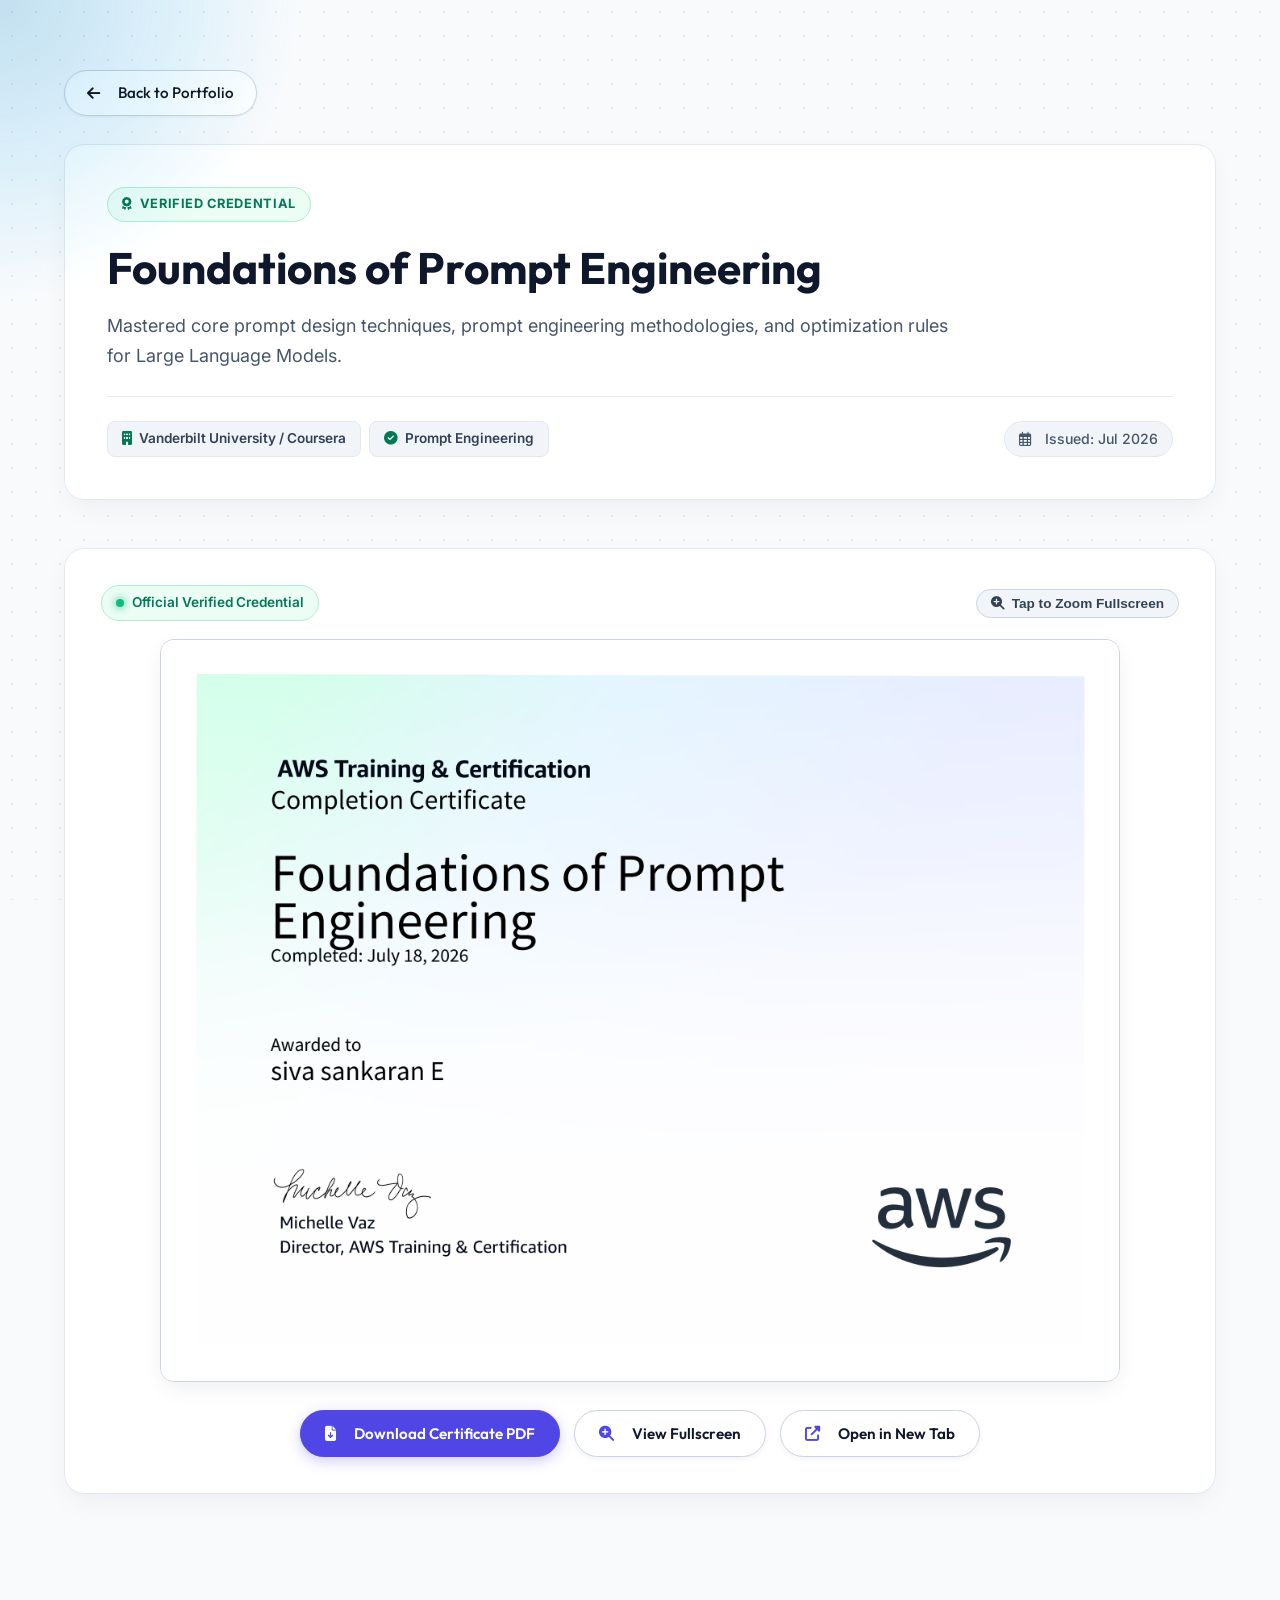
<file: certi/prompt_engineering.html>
<!DOCTYPE html>
<html lang="en">
<head>
    <meta charset="UTF-8">
    <meta name="viewport" content="width=device-width, initial-scale=1.0">
    <title>Foundations of Prompt Engineering - Certificate | Sivasankaran E</title>

    <!-- Google Fonts -->
    <link rel="preconnect" href="https://fonts.googleapis.com">
    <link rel="preconnect" href="https://fonts.gstatic.com" crossorigin>
    <link href="https://fonts.googleapis.com/css2?family=Inter:wght@300;400;500;600;700&family=Outfit:wght@300;400;500;600;700;800&display=swap" rel="stylesheet">
    
    <!-- FontAwesome for Icons -->
    <link rel="stylesheet" href="https://cdnjs.cloudflare.com/ajax/libs/font-awesome/6.4.0/css/all.min.css">
    
    <!-- Parent CSS -->
    <link rel="stylesheet" href="../style.css?v=glow4">

<!-- Showcase CSS (WattWise Luxury Editorial Theme) -->
    <style>
        .showcase-body {
            padding-top: 50px;
            padding-bottom: 80px;
            min-height: 100vh;
            background-color: #f8fafc !important;
            color: #0f172a !important;
            position: relative;
            font-family: 'Inter', sans-serif !important;
        }

        .showcase-body::before {
            content: '';
            position: fixed;
            top: 0;
            left: 0;
            width: 100%;
            height: 100%;
            background-image: radial-gradient(#cbd5e1 1px, transparent 1px);
            background-size: 24px 24px;
            opacity: 0.5;
            pointer-events: none;
            z-index: 0;
        }

        .section-container {
            position: relative;
            z-index: 1;
        }

        /* cursor-glow active */
        
        .back-nav {
            margin-bottom: 28px;
        }

        .back-nav .btn-secondary {
            display: inline-flex;
            align-items: center;
            gap: 10px;
            background: #ffffff !important;
            color: #0f172a !important;
            border: 1px solid #cbd5e1 !important;
            padding: 10px 22px;
            border-radius: 9999px;
            font-size: 0.95rem;
            font-weight: 500;
            text-decoration: none;
            box-shadow: 0 1px 3px rgba(15, 23, 42, 0.05);
            transition: all 0.25s cubic-bezier(0.16, 1, 0.3, 1);
        }

        .back-nav .btn-secondary:hover {
            background: #f1f5f9 !important;
            border-color: #94a3b8 !important;
            color: #047857 !important;
            transform: translateX(-4px);
            box-shadow: 0 4px 12px rgba(15, 23, 42, 0.08);
        }

        /* Certificate Action Buttons */
        .cert-actions-wrapper {
            display: flex;
            justify-content: center;
            align-items: center;
            gap: 14px;
            margin-top: 28px;
            flex-wrap: wrap;
            width: 100%;
        }

        .cert-action-btn {
            display: inline-flex;
            align-items: center;
            justify-content: center;
            gap: 10px;
            padding: 12px 24px;
            border-radius: 9999px;
            font-size: 0.95rem;
            font-weight: 600;
            text-decoration: none;
            transition: all 0.25s cubic-bezier(0.16, 1, 0.3, 1);
            cursor: pointer;
            line-height: 1.4;
        }

        .cert-action-btn.btn-primary {
            background: #4f46e5 !important;
            color: #ffffff !important;
            border: 1px solid #4f46e5 !important;
            box-shadow: 0 4px 14px rgba(79, 70, 229, 0.28) !important;
        }

        .cert-action-btn.btn-primary:hover {
            background: #4338ca !important;
            border-color: #4338ca !important;
            color: #ffffff !important;
            transform: translateY(-2px);
            box-shadow: 0 8px 24px rgba(79, 70, 229, 0.42) !important;
        }

        .cert-action-btn.btn-secondary,
        .cert-actions-wrapper .btn-secondary {
            background: #ffffff !important;
            color: #0f172a !important;
            border: 1.5px solid #cbd5e1 !important;
            box-shadow: 0 2px 6px rgba(15, 23, 42, 0.05) !important;
        }

        .cert-action-btn.btn-secondary i,
        .cert-actions-wrapper .btn-secondary i {
            color: #4f46e5 !important;
            transition: color 0.2s ease, transform 0.2s ease;
        }

        .cert-action-btn.btn-secondary:hover,
        .cert-actions-wrapper .btn-secondary:hover {
            background: #f8fafc !important;
            border-color: #6366f1 !important;
            color: #4f46e5 !important;
            transform: translateY(-2px);
            box-shadow: 0 6px 18px rgba(99, 102, 241, 0.18) !important;
        }

        .cert-action-btn.btn-secondary:hover i,
        .cert-actions-wrapper .btn-secondary:hover i {
            color: #4338ca !important;
            transform: scale(1.1);
        }
        
        .project-header-card {
            position: relative;
            background: #ffffff !important;
            border: 1px solid #e2e8f0 !important;
            border-radius: 20px;
            padding: 42px;
            margin-bottom: 48px;
            box-shadow: 0 10px 30px -4px rgba(15, 23, 42, 0.05), 0 4px 8px -2px rgba(15, 23, 42, 0.02) !important;
        }

        .showcase-badge {
            display: inline-flex;
            align-items: center;
            gap: 7px;
            padding: 6px 14px;
            border-radius: 9999px;
            font-size: 0.8rem;
            font-weight: 700;
            letter-spacing: 0.05em;
            text-transform: uppercase;
            margin-bottom: 18px;
            background: #ecfdf5 !important;
            color: #047857 !important;
            border: 1px solid #a7f3d0 !important;
        }

        .badge-emerald {
            background: #ecfdf5 !important;
            color: #047857 !important;
            border: 1px solid #a7f3d0 !important;
        }

        .badge-amber {
            background: #fef3c7 !important;
            color: #b45309 !important;
            border: 1px solid #fde68a !important;
        }

        .badge-blue {
            background: #e0f2fe !important;
            color: #0369a1 !important;
            border: 1px solid #bae6fd !important;
        }

        .badge-purple {
            background: #ede9fe !important;
            color: #6d28d9 !important;
            border: 1px solid #ddd6fe !important;
        }

        .project-header-card h1,
        .cert-header-card h1 {
            font-size: 2.75rem !important;
            line-height: 1.25 !important;
            margin-bottom: 16px !important;
            color: #0f172a !important;
            font-family: 'Outfit', sans-serif !important;
            font-weight: 700 !important;
            background: none !important;
            -webkit-text-fill-color: initial !important;
        }

        .project-header-card p,
        .cert-header-card p {
            color: #475569 !important;
            font-size: 1.125rem !important;
            line-height: 1.7 !important;
            max-width: 860px !important;
            margin-bottom: 24px !important;
            font-family: 'Inter', sans-serif !important;
        }
        
        .project-meta-info {
            display: flex;
            justify-content: space-between;
            align-items: center;
            flex-wrap: wrap;
            gap: 20px;
            margin-top: 24px;
            border-top: 1px solid #e2e8f0;
            padding-top: 24px;
        }
        
        .tech-tags {
            display: flex;
            flex-wrap: wrap;
            gap: 8px;
        }
        
        .tech-tag {
            background: #f1f5f9 !important;
            border: 1px solid #e2e8f0 !important;
            color: #334155 !important;
            padding: 6px 14px;
            border-radius: 8px;
            font-size: 0.85rem;
            font-weight: 600;
            transition: all 0.2s ease;
            display: inline-flex;
            align-items: center;
        }

        .tech-tag:hover {
            background: #e2e8f0 !important;
            color: #0f172a !important;
            border-color: #cbd5e1 !important;
        }

        .showcase-meta-date {
            position: static !important;
            background: #f1f5f9 !important;
            border: 1px solid #e2e8f0 !important;
            color: #475569 !important;
            padding: 6px 14px !important;
            border-radius: 9999px !important;
            font-size: 0.88rem !important;
            font-weight: 500 !important;
            display: inline-flex !important;
            align-items: center !important;
            gap: 8px !important;
        }

        .gallery-title {
            font-size: 2rem;
            color: #0f172a;
            margin-bottom: 28px;
            font-family: 'Outfit', sans-serif;
            font-weight: 700;
        }
        
        .gallery-grid {
            display: grid;
            grid-template-columns: repeat(auto-fill, minmax(340px, 1fr));
            gap: 24px;
            margin-bottom: 80px;
        }
        
        .gallery-item {
            position: relative;
            border-radius: 14px;
            overflow: hidden;
            border: 1px solid #e2e8f0;
            aspect-ratio: 16 / 9;
            cursor: pointer;
            transition: transform 0.3s cubic-bezier(0.16, 1, 0.3, 1), box-shadow 0.3s ease, border-color 0.3s ease;
            background: #ffffff;
            box-shadow: 0 4px 16px -2px rgba(15, 23, 42, 0.05);
        }
        
        .gallery-item img {
            width: 100%;
            height: 100%;
            object-fit: cover;
            display: block;
            transition: transform 0.35s ease;
        }
        
        .gallery-item:hover {
            transform: translateY(-5px);
            border-color: #047857;
            box-shadow: 0 14px 28px -4px rgba(4, 120, 87, 0.16);
        }
        
        .gallery-item:hover img {
            transform: scale(1.04);
        }
        
        .gallery-item-overlay {
            position: absolute;
            inset: 0;
            background: rgba(15, 23, 42, 0.7);
            display: flex;
            flex-direction: column;
            align-items: center;
            justify-content: center;
            opacity: 0;
            transition: opacity 0.25s ease;
            backdrop-filter: blur(2px);
            padding: 16px;
            text-align: center;
        }
        
        .gallery-item:hover .gallery-item-overlay {
            opacity: 1;
        }
        
        .zoom-icon {
            background: #047857;
            color: #ffffff;
            width: 46px;
            height: 46px;
            border-radius: 50%;
            display: flex;
            align-items: center;
            justify-content: center;
            font-size: 1.15rem;
            box-shadow: 0 4px 12px rgba(4, 120, 87, 0.35);
            transform: scale(0.9);
            transition: transform 0.25s ease;
            margin-bottom: 8px;
        }
        
        .gallery-item:hover .zoom-icon {
            transform: scale(1);
        }
        
        .gallery-caption {
            font-size: 0.88rem;
            color: #ffffff;
            font-weight: 600;
            text-shadow: 0 1px 3px rgba(0,0,0,0.6);
            white-space: nowrap;
            overflow: hidden;
            text-overflow: ellipsis;
            max-width: 90%;
        }
        
        /* Lightbox CSS */
        .lightbox {
            position: fixed;
            inset: 0;
            background: rgba(15, 23, 42, 0.92);
            z-index: 2000;
            display: none;
            align-items: center;
            justify-content: center;
            backdrop-filter: blur(8px);
            padding: 24px;
        }
        
        .lightbox.active {
            display: flex;
        }
        
        .lightbox-content {
            position: relative;
            max-width: 1100px;
            width: 100%;
            max-height: 88vh;
            display: flex;
            flex-direction: column;
            align-items: center;
        }
        
        .lightbox-content img {
            max-width: 100%;
            max-height: 76vh;
            border-radius: 12px;
            border: 1px solid rgba(255, 255, 255, 0.15);
            box-shadow: 0 25px 50px -12px rgba(0, 0, 0, 0.6);
            object-fit: contain;
            background: #0f172a;
        }
        
        .lightbox-close {
            position: absolute;
            top: -46px;
            right: 0;
            background: #ffffff;
            border: 1px solid #e2e8f0;
            color: #0f172a;
            width: 36px;
            height: 36px;
            border-radius: 50%;
            font-size: 1.25rem;
            cursor: pointer;
            display: flex;
            align-items: center;
            justify-content: center;
            transition: all 0.2s ease;
            box-shadow: 0 4px 12px rgba(0, 0, 0, 0.2);
        }
        
        .lightbox-close:hover {
            background: #ef4444;
            color: #ffffff;
            border-color: #ef4444;
            transform: scale(1.08);
        }
        
        .lightbox-nav {
            position: absolute;
            top: 50%;
            transform: translateY(-50%);
            background: #ffffff;
            border: 1px solid #e2e8f0;
            color: #0f172a;
            width: 48px;
            height: 48px;
            border-radius: 50%;
            display: flex;
            align-items: center;
            justify-content: center;
            cursor: pointer;
            font-size: 1.1rem;
            transition: all 0.2s ease;
            user-select: none;
            box-shadow: 0 4px 16px rgba(0, 0, 0, 0.2);
        }
        
        .lightbox-nav:hover {
            background: #047857;
            color: #ffffff;
            border-color: #047857;
            transform: translateY(-50%) scale(1.08);
        }
        
        .lightbox-prev { left: -70px; }
        .lightbox-next { right: -70px; }
        
        .lightbox-caption {
            margin-top: 18px;
            color: #0f172a;
            font-size: 0.95rem;
            font-weight: 500;
            font-family: 'Inter', sans-serif;
            text-align: center;
            background: #ffffff;
            padding: 8px 24px;
            border-radius: 9999px;
            border: 1px solid #e2e8f0;
            box-shadow: 0 4px 14px rgba(0, 0, 0, 0.15);
            max-width: 85%;
        }
        
        /* Certificate Specific Display Card */
        .cert-display-card {
            position: relative;
            background: #ffffff !important;
            border: 1px solid #e2e8f0 !important;
            border-radius: 20px;
            padding: 36px;
            margin-bottom: 60px;
            box-shadow: 0 10px 30px -4px rgba(15, 23, 42, 0.05), 0 4px 8px -2px rgba(15, 23, 42, 0.02) !important;
            display: flex;
            flex-direction: column;
            align-items: center;
        }

        .pdf-wrapper {
            width: 100%;
            height: 760px;
            border-radius: 14px;
            overflow: hidden;
            border: 1px solid #e2e8f0;
            background: #f8fafc;
            box-shadow: inset 0 2px 4px rgba(15, 23, 42, 0.02);
        }

        .image-wrapper {
            width: 100%;
            max-height: 760px;
            border-radius: 14px;
            overflow: hidden;
            border: 1px solid #e2e8f0;
            background: #ffffff;
            display: flex;
            align-items: center;
            justify-content: center;
            padding: 16px;
        }

        .image-wrapper img {
            max-width: 100%;
            max-height: 720px;
            object-fit: contain;
            border-radius: 8px;
            box-shadow: 0 4px 20px rgba(15, 23, 42, 0.08);
        }

        .download-action {
            margin-top: 28px;
            display: flex;
            justify-content: center;
            width: 100%;
        }

        .download-action .btn-primary {
            display: inline-flex;
            align-items: center;
            gap: 10px;
            background: #047857 !important;
            color: #ffffff !important;
            border: 1px solid #047857 !important;
            padding: 12px 28px;
            border-radius: 9999px;
            font-size: 0.95rem;
            font-weight: 600;
            text-decoration: none;
            box-shadow: 0 4px 14px rgba(4, 120, 87, 0.25) !important;
            transition: all 0.25s cubic-bezier(0.16, 1, 0.3, 1);
        }

        .download-action .btn-primary:hover {
            background: #065f46 !important;
            border-color: #065f46 !important;
            transform: translateY(-2px);
            box-shadow: 0 6px 20px rgba(4, 120, 87, 0.35) !important;
        }

        .pdf-fallback-message {
            display: none;
        }

        @media (max-width: 992px) {
            .lightbox-prev { left: 10px; }
            .lightbox-next { right: 10px; }
            .lightbox-nav { width: 40px; height: 40px; font-size: 0.95rem; }
        }

        @media (max-width: 768px) {
            .showcase-body {
                padding-top: 40px;
                padding-bottom: 40px;
            }
            .project-header-card,
            .cert-display-card {
                padding: 24px;
            }
            .project-header-card h1 {
                font-size: 2rem;
            }
            .gallery-grid {
                grid-template-columns: 1fr;
            }
            .pdf-wrapper {
                height: 480px;
            }
            .pdf-fallback-message {
                display: block;
                color: #475569;
                text-align: center;
                padding: 16px;
            }
        }
    </style>
    <!-- Theme State Recovery -->
    <script>
        if (localStorage.getItem('lampState') === 'on') {
            document.documentElement.classList.add('lamp-on');
            document.addEventListener('DOMContentLoaded', () => {
                document.body.classList.add('lamp-on');
            });
        }
    </script>
</head>
<body class="showcase-body">

    <!-- Magnetic Glow Effect Background -->
    <div class="cursor-glow" id="cursor-glow"></div>

    <div class="section-container" style="padding-top: 20px;">
        <!-- Back Navigation -->
        <div class="back-nav">
            <a href="../index.html#timeline" class="btn btn-secondary btn-icon"><i class="fas fa-arrow-left"></i> Back to Portfolio</a>
        </div>
        
        <!-- Certificate Information -->
        <div class="project-header-card">
            <span class="showcase-badge badge-emerald"><i class="fas fa-award"></i> Verified Credential</span>
            <h1>
                Foundations of Prompt Engineering
            </h1>
            <p>
                Mastered core prompt design techniques, prompt engineering methodologies, and optimization rules for Large Language Models.
            </p>
                        <div class="project-meta-info">
                <div class="tech-tags">
                    <span class="tech-tag"><i class="fas fa-building" style="margin-right: 7px; color: #047857;"></i> Vanderbilt University / Coursera</span>
                    <span class="tech-tag"><i class="fas fa-check-circle" style="margin-right: 7px; color: #047857;"></i> Prompt Engineering</span>
                </div>
                <div class="showcase-meta-date">
                    <i class="far fa-calendar-alt" style="margin-right: 6px;"></i> Issued: Jul 2026
                </div>
            </div>
        </div>
        
        <!-- Certificate Interactive Preview -->
        <div class="cert-display-card">
            <!-- Header bar with status badge and zoom button -->
            <div class="cert-preview-toolbar">
                <div class="cert-badge-live">
                    <span class="live-dot"></span> Official Verified Credential
                </div>
                <button type="button" class="cert-zoom-pill" id="cert-zoom-btn" title="Tap or click to view fullscreen / zoom">
                    <i class="fas fa-search-plus"></i> Tap to Zoom Fullscreen
                </button>
            </div>

            <!-- Crisp Interactive Certificate Frame -->
            <div class="cert-image-frame" id="cert-frame" role="button" tabindex="0" aria-label="Open fullscreen certificate view" title="Click or tap to view full size">
                <img src="prompt_engineering_preview.png" alt="Foundations of Prompt Engineering Certificate Preview" class="cert-preview-image" id="cert-main-img">
                <div class="cert-hover-overlay">
                    <div class="cert-hover-badge">
                        <i class="fas fa-expand"></i> Tap to View Fullscreen
                    </div>
                </div>
            </div>

            <!-- Action buttons: Download & Open in Browser -->
            <div class="cert-actions-wrapper">
                <a href="Foundations_of_prompt_engineering_siva.pdf" download="Foundations_of_Prompt_Engineering_Siva.pdf" type="application/pdf" class="btn btn-primary btn-icon cert-action-btn">
                    <i class="fas fa-file-download"></i> Download Certificate PDF
                </a>
                <button type="button" class="btn btn-secondary btn-icon cert-action-btn" id="modal-zoom-trigger">
                    <i class="fas fa-search-plus"></i> View Fullscreen
                </button>
                <a href="Foundations_of_prompt_engineering_siva.pdf" target="_blank" rel="noopener noreferrer" class="btn btn-secondary btn-icon cert-action-btn">
                    <i class="fas fa-external-link-alt"></i> Open in New Tab
                </a>
            </div>
        </div>
    </div>

    <!-- Certificate Fullscreen Lightbox Modal -->
    <div class="cert-lightbox-modal" id="cert-modal" role="dialog" aria-modal="true" aria-label="Certificate Fullscreen Viewer">
        <div class="cert-lightbox-backdrop" id="cert-modal-backdrop"></div>
        <div class="cert-lightbox-container">
            <button class="cert-lightbox-close" id="cert-modal-close" aria-label="Close fullscreen certificate view">&times;</button>
            <div class="cert-lightbox-img-wrapper">
                <img src="prompt_engineering_preview.png" alt="Foundations of Prompt Engineering Certificate Fullscreen" class="cert-lightbox-img">
            </div>
            <div class="cert-lightbox-bar">
                <div>
                    <span class="cert-lightbox-title">Foundations of Prompt Engineering</span>
                    <span class="cert-lightbox-issuer"><i class="fas fa-shield-alt"></i> Verified Credential &bull; Vanderbilt University / Coursera</span>
                </div>
                <div class="cert-lightbox-actions">
                    <a href="Foundations_of_prompt_engineering_siva.pdf" download="Foundations_of_Prompt_Engineering_Siva.pdf" type="application/pdf" class="btn btn-primary btn-sm btn-icon">
                        <i class="fas fa-download"></i> Download PDF
                    </a>
                </div>
            </div>
        </div>
    </div>

    <!-- GSAP for cursor glow & Modal Script -->
    <script src="https://cdnjs.cloudflare.com/ajax/libs/gsap/3.12.5/gsap.min.js"></script>
    <script>
        const glow = document.getElementById('cursor-glow');
        if (glow) {
            window.addEventListener('mousemove', (e) => {
                gsap.to(glow, {
                    x: e.clientX,
                    y: e.clientY,
                    duration: 0.8,
                    ease: "power2.out"
                });
            });
        }

        // Certificate Zoom Lightbox Logic
        const certFrame = document.getElementById('cert-frame');
        const certModal = document.getElementById('cert-modal');
        const certModalClose = document.getElementById('cert-modal-close');
        const certModalBackdrop = document.getElementById('cert-modal-backdrop');
        const zoomPill = document.getElementById('cert-zoom-btn');
        const zoomActionBtn = document.getElementById('modal-zoom-trigger');

        function openCertModal() {
            if (certModal) {
                certModal.classList.add('active');
                document.body.style.overflow = 'hidden';
            }
        }

        function closeCertModal() {
            if (certModal) {
                certModal.classList.remove('active');
                document.body.style.overflow = '';
            }
        }

        if (certFrame) certFrame.addEventListener('click', openCertModal);
        if (zoomPill) zoomPill.addEventListener('click', openCertModal);
        if (zoomActionBtn) zoomActionBtn.addEventListener('click', openCertModal);
        if (certModalClose) certModalClose.addEventListener('click', closeCertModal);
        if (certModalBackdrop) certModalBackdrop.addEventListener('click', closeCertModal);

        document.addEventListener('keydown', (e) => {
            if (e.key === 'Escape' && certModal && certModal.classList.contains('active')) {
                closeCertModal();
            }
        });
    </script>
</body>
</html>
</file>
<file: style.css>
/* ==========================================
   CSS Core & Design System (Sivasankaran Portfolio)
   Enhanced with Tailwind v4 + Premium Dark Theme
   ========================================== */

/* Variables */
:root {
    /* Default Active Theme - Modern Sleek Cyber-Dark Vibe */
    --bg-dark: #070913;
    --bg-card: rgba(15, 23, 42, 0.72);
    --bg-card-hover: rgba(24, 34, 68, 0.9);
    --border-color: rgba(255, 255, 255, 0.08);
    --border-hover: rgba(129, 140, 248, 0.5);
    
    --color-text-primary: #f8fafc;
    --color-text-secondary: #94a3b8;
    --color-text-dim: #64748b;
    
    --color-teal: #38bdf8;
    --color-blue: #818cf8;
    --color-amber: #fbbf24;
    --color-red: #f472b6;
    
    --gradient-primary: #4f46e5;
    --gradient-purple: #7c3aed;
    --gradient-blue: #0284c7;
    --gradient-orange: #ea580c;
    --gradient-dark: #070913;
    
    --font-heading: 'Outfit', sans-serif;
    --font-body: 'Inter', sans-serif;
    
    --transition-smooth: all 0.35s cubic-bezier(0.16, 1, 0.3, 1);
    --transition-bounce: all 0.5s cubic-bezier(0.34, 1.56, 0.64, 1);
    
    --lamp-glow-opacity: 0;
    --lamp-light-opacity: 0;
    --lamp-brightness: 0.85;
    --cursor-glow-opacity: 0.04;
    
    /* Skill ring vars */
    --ring-circumference: 326.73; /* 2 * PI * 52 */
}

.lamp-on {
    /* Lamp ON (Hyper-Neon Spotlight Boost) */
    --lamp-glow-opacity: 1;
    --lamp-light-opacity: 1;
    --lamp-brightness: 1.25;
    --cursor-glow-opacity: 0.09;
    
    --bg-dark: #050711;
    --bg-card: rgba(19, 27, 56, 0.82);
    --bg-card-hover: rgba(28, 42, 85, 0.96);
    --border-color: rgba(139, 92, 246, 0.22);
    --border-hover: rgba(168, 85, 247, 0.65);
    
    --color-text-primary: #ffffff;
    --color-text-secondary: #cbd5e1;
    --color-text-dim: #94a3b8;
    
    --color-teal: #22d3ee;
    --color-blue: #a855f7;
    --color-amber: #fde047;
    --color-red: #fb7185;
    
    --gradient-primary: #6366f1;
    --gradient-purple: #8b5cf6;
    --gradient-blue: #0ea5e9;
    --gradient-orange: #f97316;
    --gradient-dark: #070913;
}

/* Global Transition for Theme Switching */
body, 
body *, 
.navbar, 
.skill-card, 
.project-card, 
.timeline-content, 
.btn, 
.idcard-viewport, 
.contact-info-panel, 
.contact-form-panel, 
footer {
    transition: background-color 0.8s cubic-bezier(0.25, 1, 0.5, 1), 
                color 0.8s cubic-bezier(0.25, 1, 0.5, 1), 
                border-color 0.8s cubic-bezier(0.25, 1, 0.5, 1), 
                box-shadow 0.8s cubic-bezier(0.25, 1, 0.5, 1),
                background 0.8s cubic-bezier(0.25, 1, 0.5, 1),
                opacity 0.8s cubic-bezier(0.25, 1, 0.5, 1),
                filter 0.8s cubic-bezier(0.25, 1, 0.5, 1);
}

/* Reset & Base Styles */
* {
    margin: 0;
    padding: 0;
    box-sizing: border-box;
}

html {
    scroll-behavior: smooth;
    overflow-x: hidden !important;
    max-width: 100vw !important;
    width: 100% !important;
}

body {
    background-color: var(--bg-dark);
    color: var(--color-text-primary);
    font-family: var(--font-body);
    line-height: 1.6;
    overflow-x: hidden !important;
    max-width: 100vw !important;
    width: 100% !important;
    position: relative;
}

/* Custom Scrollbar */
::-webkit-scrollbar {
    width: 8px;
}
::-webkit-scrollbar-track {
    background: var(--bg-dark);
}
::-webkit-scrollbar-thumb {
    background: rgba(129, 140, 248, 0.2);
    border-radius: 4px;
    border: 2px solid var(--bg-dark);
}
::-webkit-scrollbar-thumb:hover {
    background: rgba(129, 140, 248, 0.4);
}

/* ==========================================
   Floating Particles Canvas
   ========================================== */
.particles-canvas {
    position: fixed;
    top: 0;
    left: 0;
    width: 100%;
    height: 100%;
    z-index: 0;
    pointer-events: none;
    opacity: 0.6;
}

/* ==========================================
   Aurora Gradient Background
   ========================================== */
.aurora-bg {
    position: fixed;
    top: 0;
    left: 0;
    width: 100vw;
    max-width: 100vw;
    height: 100vh;
    z-index: 0;
    pointer-events: none;
    overflow: hidden !important;
}

.aurora-blob {
    position: absolute;
    border-radius: 50%;
    filter: blur(120px);
    opacity: 0.65;
    transition: opacity 0.8s ease;
}

.lamp-on .aurora-blob {
    opacity: 1;
}

.aurora-1 {
    width: 600px;
    height: 600px;
    background: rgba(99, 102, 241, 0.08);
    top: -10%;
    left: -5%;
    animation: aurora-float-1 18s ease-in-out infinite;
}

.aurora-2 {
    width: 500px;
    height: 500px;
    background: rgba(167, 139, 250, 0.06);
    top: 40%;
    right: -10%;
    animation: aurora-float-2 22s ease-in-out infinite;
}

.aurora-3 {
    width: 450px;
    height: 450px;
    background: rgba(244, 114, 182, 0.05);
    bottom: -5%;
    left: 30%;
    animation: aurora-float-3 20s ease-in-out infinite;
}

@keyframes aurora-float-1 {
    0%, 100% { transform: translate(0, 0) scale(1); }
    33% { transform: translate(80px, 60px) scale(1.1); }
    66% { transform: translate(-40px, 30px) scale(0.95); }
}

@keyframes aurora-float-2 {
    0%, 100% { transform: translate(0, 0) scale(1); }
    33% { transform: translate(-60px, -40px) scale(1.05); }
    66% { transform: translate(50px, -20px) scale(0.9); }
}

@keyframes aurora-float-3 {
    0%, 100% { transform: translate(0, 0) scale(1); }
    50% { transform: translate(40px, -50px) scale(1.1); }
}

/* ==========================================
   Magnetic Background Glow
   ========================================== */
.cursor-glow {
    position: fixed;
    top: 0;
    left: 0;
    width: 500px;
    height: 500px;
    margin-top: -250px;
    margin-left: -250px;
    background: rgba(129, 140, 248, var(--cursor-glow-opacity));
    border-radius: 50%;
    pointer-events: none;
    z-index: 1;
    transition: width 0.3s, height 0.3s;
}

/* White / Light Themed Showcase & Certificate Pages Cursor Glow (Soft Ambient Aura like Main Lamp) */
:root {
    --showcase-glow-bg: radial-gradient(circle, 
        rgba(2, 132, 199, 0.22) 0%, 
        rgba(14, 165, 233, 0.14) 35%, 
        rgba(56, 189, 248, 0.05) 65%, 
        transparent 80%
    );
}

.glow-golden, [data-glow="golden"] {
    --showcase-glow-bg: radial-gradient(circle, 
        rgba(217, 119, 6, 0.22) 0%, 
        rgba(245, 158, 11, 0.14) 35%, 
        rgba(251, 191, 36, 0.05) 65%, 
        transparent 80%
    );
}

.glow-indigo, [data-glow="indigo"] {
    --showcase-glow-bg: radial-gradient(circle, 
        rgba(99, 102, 241, 0.22) 0%, 
        rgba(129, 140, 248, 0.14) 35%, 
        rgba(165, 180, 252, 0.05) 65%, 
        transparent 80%
    );
}

.glow-emerald, [data-glow="emerald"] {
    --showcase-glow-bg: radial-gradient(circle, 
        rgba(5, 150, 105, 0.20) 0%, 
        rgba(16, 185, 129, 0.13) 35%, 
        rgba(52, 211, 153, 0.05) 65%, 
        transparent 80%
    );
}

@media (min-width: 901px) {
    .cursor-glow.in-light-section,
    body.scrolled-in-light .cursor-glow,
    .showcase-body .cursor-glow {
        display: block !important;
        position: fixed;
        top: 0;
        left: 0;
        width: 550px;
        height: 550px;
        margin-top: -275px;
        margin-left: -275px;
        border-radius: 50%;
        pointer-events: none;
        z-index: 999;
        mix-blend-mode: multiply;
        border: none;
        box-shadow: none;
        filter: blur(14px);
        background: var(--showcase-glow-bg);
        transition: opacity 0.4s ease, width 0.3s, height 0.3s;
    }
}

@media (max-width: 900px), (hover: none) {
    .cursor-glow,
    .cursor-glow.in-light-section,
    body.scrolled-in-light .cursor-glow,
    .showcase-body .cursor-glow {
        display: none !important;
        visibility: hidden !important;
        pointer-events: none !important;
        width: 0 !important;
        height: 0 !important;
        opacity: 0 !important;
    }
}

/* Typography & Layout Utilities */
h1, h2, h3, h4, h5, h6 {
    font-family: var(--font-heading);
    font-weight: 600;
}

a {
    text-decoration: none;
    color: inherit;
    transition: var(--transition-smooth);
}

.section-container {
    max-width: 1200px;
    margin: 0 auto;
    padding: 100px 24px;
    position: relative;
    z-index: 2;
}

.section-title {
    font-size: 2.5rem;
    font-weight: 700;
    text-align: center;
    margin-bottom: 12px;
    color: #f8fafc;
    letter-spacing: -0.5px;
}

.section-subtitle {
    text-align: center;
    color: var(--color-text-secondary);
    max-width: 600px;
    margin: 0 auto 60px;
    font-size: 1.05rem;
}

/* Glassmorphism utility */
.glass-panel {
    background: var(--bg-card);
    backdrop-filter: blur(12px);
    border: 1px solid var(--border-color);
}

/* Buttons */
.btn {
    display: inline-flex;
    align-items: center;
    justify-content: center;
    padding: 12px 28px;
    border-radius: 8px;
    font-weight: 500;
    font-size: 0.95rem;
    cursor: pointer;
    transition: var(--transition-bounce);
    font-family: var(--font-heading);
}

.btn-primary {
    background: #4f46e5;
    color: #ffffff;
    border: none;
    box-shadow: 0 4px 20px rgba(129, 140, 248, 0.25);
}

.btn-primary:hover {
    transform: translateY(-2px);
    box-shadow: 0 6px 28px rgba(129, 140, 248, 0.45);
}

.btn-secondary {
    background: transparent;
    color: var(--color-text-primary);
    border: 1.5px solid var(--border-color);
}

.btn-secondary:hover {
    border-color: var(--color-teal);
    background: rgba(129, 140, 248, 0.05);
    transform: translateY(-2px);
}

.btn-sm {
    padding: 8px 16px;
    font-size: 0.85rem;
    border-radius: 6px;
}

.btn-icon i {
    margin-right: 8px;
}

.w-full {
    width: 100%;
}

/* ==========================================
   Navigation Bar
   ========================================== */
.navbar {
    position: fixed;
    top: 0;
    left: 0;
    width: 100%;
    z-index: 1000;
    transition: var(--transition-smooth);
    border-bottom: 1px solid transparent;
}

.navbar.scrolled {
    background: rgba(8, 10, 20, 0.88);
    backdrop-filter: blur(20px);
    border-bottom: 1px solid var(--border-color);
    padding: 12px 0;
}

.nav-container {
    max-width: 1200px;
    margin: 0 auto;
    padding: 20px 24px;
    display: flex;
    justify-content: space-between;
    align-items: center;
}

.navbar.scrolled .nav-container {
    padding: 8px 24px;
}

.logo {
    font-family: var(--font-heading);
    font-size: 1.5rem;
    font-weight: 800;
    letter-spacing: -0.5px;
    color: var(--color-text-primary);
}

.logo span {
    color: #38bdf8;
}

.nav-links {
    display: flex;
    gap: 32px;
}

.nav-link {
    font-size: 0.95rem;
    font-weight: 500;
    color: var(--color-text-secondary);
    position: relative;
    padding: 6px 0;
}

.nav-link:hover, .nav-link.active {
    color: var(--color-teal);
}

.nav-link::after {
    content: '';
    position: absolute;
    bottom: 0;
    left: 0;
    width: 0;
    height: 2px;
    background: #38bdf8;
    transition: var(--transition-smooth);
}

.nav-link:hover::after, .nav-link.active::after {
    width: 100%;
}

/* Hamburger Toggle */
.nav-toggle {
    display: none;
    flex-direction: column;
    justify-content: space-between;
    width: 24px;
    height: 18px;
    background: transparent;
    border: none;
    cursor: pointer;
    z-index: 1001;
}

.nav-toggle span {
    width: 100%;
    height: 2px;
    background-color: var(--color-text-primary);
    border-radius: 2px;
    transition: var(--transition-smooth);
    transform-origin: center;
}

/* Hamburger active state animation */
.nav-toggle.active span:nth-child(1) {
    transform: translateY(8px) rotate(45deg);
}

.nav-toggle.active span:nth-child(2) {
    opacity: 0;
    transform: scale(0);
}

.nav-toggle.active span:nth-child(3) {
    transform: translateY(-8px) rotate(-45deg);
}

/* Mobile Menu Overlay Backdrop */
.mobile-menu-overlay {
    position: fixed;
    top: 0;
    left: 0;
    width: 100vw;
    height: 100vh;
    background: rgba(5, 6, 14, 0.75);
    backdrop-filter: blur(8px);
    z-index: 998;
    opacity: 0;
    pointer-events: none;
    transition: var(--transition-smooth);
}

.mobile-menu-overlay.open {
    opacity: 1;
    pointer-events: auto;
}

/* Mobile Menu */
.mobile-menu {
    position: fixed;
    top: 0;
    right: -100%;
    width: 280px;
    height: 100vh;
    background: #0a0c1a;
    z-index: 999;
    display: flex;
    flex-direction: column;
    padding: 100px 40px;
    gap: 24px;
    transition: var(--transition-smooth);
    border-left: 1px solid var(--border-color);
    box-shadow: -10px 0 40px rgba(0, 0, 0, 0.6);
}

.mobile-menu.open {
    right: 0;
}

.mobile-link {
    font-size: 1.25rem;
    font-family: var(--font-heading);
    color: var(--color-text-secondary);
}

.mobile-link:hover {
    color: var(--color-teal);
    padding-left: 8px;
}

/* ==========================================
   Hero Section
   ========================================== */
.hero-section {
    min-height: 100vh;
    display: flex;
    align-items: center;
    padding-top: 100px;
    position: relative;
}

.hero-container {
    max-width: 1200px;
    margin: 0 auto;
    padding: 0 24px;
    display: grid;
    grid-template-columns: 1.2fr 0.8fr;
    gap: 40px;
    align-items: center;
    width: 100%;
}

.hero-content {
    z-index: 2;
}

.hero-badge {
    background: rgba(129, 140, 248, 0.08);
    border: 1px solid rgba(129, 140, 248, 0.2);
    color: var(--color-teal);
    padding: 6px 16px;
    border-radius: 30px;
    font-size: 0.85rem;
    font-weight: 600;
    display: inline-block;
    margin-bottom: 24px;
    letter-spacing: 0.5px;
    text-transform: uppercase;
    animation: badge-glow 3s ease-in-out infinite;
}

@keyframes badge-glow {
    0%, 100% { box-shadow: 0 0 0 rgba(129, 140, 248, 0); }
    50% { box-shadow: 0 0 20px rgba(129, 140, 248, 0.15); }
}

.hero-name {
    font-size: 4.5rem;
    font-weight: 800;
    line-height: 1.1;
    letter-spacing: -2px;
    margin-bottom: 12px;
    color: #ffffff;
}

.hero-title {
    font-size: 2rem;
    font-weight: 600;
    color: var(--color-text-secondary);
    margin-bottom: 30px;
    display: inline-block;
    position: relative;
    color: #818cf8;
}

.hero-description-container {
    margin-bottom: 40px;
    max-width: 580px;
    position: relative;
}

.hero-description {
    font-size: 1.15rem;
    color: var(--color-text-secondary);
    line-height: 1.7;
    filter: brightness(var(--lamp-brightness));
    transition: filter 0.5s ease;
    position: relative;
}

/* Light cone spotlight overlay */
.hero-description-container::before {
    content: '';
    position: absolute;
    top: -50px;
    left: -50px;
    right: -50px;
    bottom: -50px;
    background: rgba(251, 191, 36, 0.04);
    pointer-events: none;
    opacity: var(--lamp-glow-opacity);
    transition: opacity 0.5s ease;
    z-index: 0;
}

.hero-actions {
    display: flex;
    gap: 16px;
    opacity: 1;
}

.hero-interactive {
    display: flex;
    justify-content: center;
    align-items: center;
    position: relative;
}

/* Scroll Down Indicator */
.scroll-indicator {
    position: absolute;
    bottom: 30px;
    left: 50%;
    transform: translateX(-50%);
    display: flex;
    flex-direction: column;
    align-items: center;
    gap: 8px;
    z-index: 10;
}

.scroll-indicator .mouse {
    width: 22px;
    height: 36px;
    border: 2px solid var(--color-text-dim);
    border-radius: 20px;
    display: flex;
    justify-content: center;
    padding-top: 6px;
}

.scroll-indicator .wheel {
    width: 4px;
    height: 8px;
    background-color: var(--color-teal);
    border-radius: 2px;
    animation: scroll-wheel 1.5s infinite;
}

.scroll-indicator .label {
    font-size: 0.75rem;
    text-transform: uppercase;
    letter-spacing: 1.5px;
    color: var(--color-text-dim);
}

@keyframes scroll-wheel {
    0% { transform: translateY(0); opacity: 1; }
    100% { transform: translateY(8px); opacity: 0; }
}

/* ==========================================
   Interactive Desk Lamp SVG Styles - ENHANCED
   ========================================== */
.lamp-container {
    width: 100%;
    max-width: 275px;
    display: flex;
    flex-direction: column;
    align-items: center;
    position: relative;
    opacity: 1 !important;
    visibility: visible !important;
}

/* Ambient glow behind lamp when ON */
.lamp-container::before {
    content: '';
    position: absolute;
    width: 250px;
    height: 250px;
    background: rgba(251, 191, 36, 0.12);
    border-radius: 50%;
    top: 20%;
    left: 50%;
    transform: translateX(-50%);
    opacity: var(--lamp-glow-opacity);
    transition: opacity 0.6s ease;
    pointer-events: none;
    filter: blur(30px);
    animation: lamp-ambient-pulse 4s ease-in-out infinite;
}

@keyframes lamp-ambient-pulse {
    0%, 100% { transform: translateX(-50%) scale(1); opacity: var(--lamp-glow-opacity); }
    50% { transform: translateX(-50%) scale(1.1); }
}

.desk-lamp {
    cursor: pointer;
    overflow: visible;
    width: 100%;
    height: auto;
    filter: drop-shadow(0 6px 18px rgba(0,0,0,0.5)) drop-shadow(0 0 10px rgba(148, 163, 184, 0.12));
    transition: filter 0.4s ease;
}

.lamp-on .desk-lamp {
    filter: drop-shadow(0 8px 30px rgba(251, 191, 36, 0.25));
}

/* Animating components */
.light-beam {
    opacity: var(--lamp-light-opacity);
    transition: opacity 0.3s ease;
    pointer-events: none;
    transform-origin: 200px 167px;
}

.lamp-bulb {
    fill: #f8fafc;
    transition: fill 0.3s ease;
}

.lamp-on .lamp-bulb {
    fill: #fbbf24;
    animation: bulb-warm-glow 3s ease-in-out infinite;
}

@keyframes bulb-warm-glow {
    0%, 100% { fill: #fbbf24; }
    50% { fill: #fcd34d; }
}

.lamp-bulb-glow {
    opacity: var(--lamp-glow-opacity);
    transition: opacity 0.3s ease;
    mix-blend-mode: screen;
}

.lamp-switch {
    cursor: pointer;
    transition: transform 0.1s ease, filter 0.2s ease;
    filter: drop-shadow(0 0 5px rgba(239, 68, 68, 0.8));
    animation: switch-pulse 2s infinite ease-in-out;
}

@keyframes switch-pulse {
    0%, 100% { filter: drop-shadow(0 0 4px rgba(239, 68, 68, 0.6)); }
    50% { filter: drop-shadow(0 0 9px rgba(239, 68, 68, 1)); }
}

.lamp-switch:hover {
    filter: drop-shadow(0 0 12px rgba(239, 68, 68, 1));
}

.lamp-switch:active {
    transform: translateY(1.5px);
}

.pull-chain {
    transform-origin: 225px 160px;
    transition: transform 0.2s ease-out;
}

.pull-chain-knob {
    cursor: pointer;
    transition: var(--transition-bounce), filter 0.2s ease;
    filter: drop-shadow(0 0 4px rgba(0, 242, 254, 0.6));
}

.pull-chain-knob:hover {
    fill: #fbbf24;
    transform: scale(1.2);
    filter: drop-shadow(0 0 8px rgba(251, 191, 36, 0.9));
}

.lamp-hint {
    margin-top: 12px;
    font-size: 0.82rem;
    color: #94a3b8;
    text-align: center;
    font-weight: 500;
    letter-spacing: 0.2px;
    display: flex;
    align-items: center;
    gap: 6px;
    opacity: 0.9;
    transition: color 0.3s ease;
}

.lamp-on .lamp-hint {
    color: #fbbf24;
    text-shadow: 0 0 12px rgba(251, 191, 36, 0.4);
}

/* ==========================================
   About Section
   ========================================== */
.about-grid {
    display: grid;
    grid-template-columns: 0.9fr 1.1fr;
    gap: 60px;
    align-items: center;
}

.about-text p {
    color: var(--color-text-secondary);
    margin-bottom: 20px;
    font-size: 1.05rem;
}

.about-text .lead {
    font-size: 1.25rem;
    color: var(--color-text-primary);
    font-weight: 500;
    line-height: 1.5;
}

.about-highlights {
    display: flex;
    gap: 32px;
    margin-top: 40px;
}

.highlight-item {
    display: flex;
    flex-direction: column;
}

.highlight-number {
    font-family: var(--font-heading);
    font-size: 2.25rem;
    font-weight: 800;
    color: #818cf8;
}

.highlight-label {
    font-size: 0.85rem;
    color: var(--color-text-dim);
    text-transform: uppercase;
    letter-spacing: 0.5px;
    font-weight: 600;
}

/* Creative Code Window */
.graphic-box {
    background: #0a0c1a;
    border: 1px solid var(--border-color);
    border-radius: 12px;
    overflow: hidden;
    box-shadow: 0 20px 40px rgba(0, 0, 0, 0.4);
    max-width: 100% !important;
    width: 100% !important;
    box-sizing: border-box !important;
}

.window-header {
    background: #10122a;
    padding: 12px 18px;
    display: flex;
    align-items: center;
    border-bottom: 1px solid var(--border-color);
}

.window-header .dot {
    width: 10px;
    height: 10px;
    border-radius: 50%;
    margin-right: 8px;
}

.window-header .red { background-color: #ff5f56; }
.window-header .yellow { background-color: #ffbd2e; }
.window-header .green { background-color: #27c93f; }

.window-title {
    font-family: monospace;
    font-size: 0.8rem;
    color: var(--color-text-dim);
    margin-left: auto;
}

.code-editor {
    padding: 20px 18px;
    font-family: 'Courier New', Courier, monospace;
    font-size: 0.88rem;
    overflow-x: auto !important;
    -webkit-overflow-scrolling: touch;
    max-width: 100% !important;
    width: 100% !important;
    box-sizing: border-box !important;
}

.code-editor pre {
    max-width: 100% !important;
    white-space: pre-wrap !important;
    word-break: break-word !important;
    overflow-wrap: anywhere !important;
    font-size: clamp(0.72rem, 3.2vw, 0.88rem);
    line-height: 1.5;
}

.code-editor code {
    white-space: pre-wrap !important;
    word-break: break-word !important;
    overflow-wrap: anywhere !important;
}

.code-editor .keyword { color: #f472b6; }
.code-editor .class-name { color: #818cf8; }
.code-editor .function { color: #34d399; }
.code-editor .params { color: #fbbf24; }
.code-editor .string { color: #a78bfa; }
.code-editor .number { color: #c084fc; }

/* ==========================================
   Skills Section — Circular Ring Cards
   ========================================== */
.skills-tabs {
    display: flex;
    justify-content: center;
    gap: 12px;
    margin-bottom: 45px;
    flex-wrap: wrap;
}

.tab-btn {
    background: rgba(255, 255, 255, 0.03);
    border: 1px solid var(--border-color);
    color: var(--color-text-secondary);
    padding: 10px 24px;
    border-radius: 30px;
    font-size: 0.9rem;
    font-weight: 500;
    cursor: pointer;
    transition: var(--transition-smooth);
    font-family: var(--font-heading);
}

.tab-btn:hover {
    border-color: rgba(129, 140, 248, 0.3);
    color: var(--color-text-primary);
}

.tab-btn.active {
    background: #4f46e5;
    color: #ffffff;
    border-color: transparent;
    box-shadow: 0 4px 15px rgba(129, 140, 248, 0.25);
}

.skills-grid {
    display: grid;
    grid-template-columns: repeat(4, 1fr);
    gap: 24px;
    margin-bottom: 60px;
}

/* Skill Card with Circular Ring */
.skill-card {
    background: var(--bg-card);
    border: 1px solid var(--border-color);
    border-radius: 16px;
    padding: 28px 20px;
    backdrop-filter: blur(10px);
    transition: var(--transition-smooth);
    display: flex;
    flex-direction: column;
    align-items: center;
    text-align: center;
    gap: 16px;
    position: relative;
    overflow: hidden;
}

/* Hover glow effect */
.skill-card::before {
    content: '';
    position: absolute;
    top: 0;
    left: 0;
    right: 0;
    bottom: 0;
    background: rgba(129, 140, 248, 0.04);
    opacity: 0;
    transition: opacity 0.4s ease;
    pointer-events: none;
}

.skill-card:hover::before {
    opacity: 1;
}

.skill-card:hover {
    border-color: var(--border-hover);
    background: var(--bg-card-hover);
    transform: translateY(-6px);
    box-shadow: 0 12px 40px rgba(129, 140, 248, 0.08);
}

/* SVG Ring */
.skill-ring-container {
    position: relative;
    width: 100px;
    height: 100px;
}

.skill-ring {
    width: 100%;
    height: 100%;
    transform: rotate(-90deg);
}

.skill-ring-bg {
    fill: none;
    stroke: rgba(255, 255, 255, 0.06);
    stroke-width: 6;
}

.skill-ring-fill {
    fill: none;
    stroke: #38bdf8;
    stroke-width: 6;
    stroke-linecap: round;
    stroke-dasharray: var(--ring-circumference);
    stroke-dashoffset: var(--ring-circumference);
    transition: stroke-dashoffset 1.5s cubic-bezier(0.16, 1, 0.3, 1);
    filter: drop-shadow(0 0 8px rgba(56, 189, 248, 0.45));
}

.skill-ring-icon {
    position: absolute;
    top: 50%;
    left: 50%;
    transform: translate(-50%, -50%);
    font-size: 1.6rem;
    transition: var(--transition-bounce);
}

.skill-card:hover .skill-ring-icon {
    transform: translate(-50%, -50%) scale(1.15);
}

.skill-details {
    display: flex;
    flex-direction: column;
    align-items: center;
    gap: 4px;
}

.skill-name {
    font-weight: 600;
    font-size: 0.95rem;
    color: var(--color-text-primary);
}

.skill-level {
    font-size: 0.72rem;
    color: var(--color-text-dim);
    font-weight: 500;
}

.skill-percentage {
    color: var(--color-teal);
    font-weight: 700;
    font-family: var(--font-heading);
    font-size: 1.1rem;
}

/* Skill icon colors */
.skill-icon-python { color: #818cf8; }
.skill-icon-db { color: #fbbf24; }
.skill-icon-html { color: #f472b6; }
.skill-icon-js { color: #fbbf24; }
.skill-icon-ml { color: #818cf8; }
.skill-icon-data { color: #60a5fa; }
.skill-icon-bot { color: #34d399; }
.skill-icon-srv { color: #f472b6; }

/* Tech Cloud */
.tech-cloud {
    background: rgba(255, 255, 255, 0.01);
    border: 1px solid var(--border-color);
    border-radius: 16px;
    padding: 32px;
    text-align: center;
    opacity: 1;
}

.tech-cloud h4 {
    color: var(--color-text-primary);
    margin-bottom: 20px;
    font-size: 1.1rem;
}

.badge-container {
    display: flex;
    flex-wrap: wrap;
    justify-content: center;
    gap: 10px;
}

.tech-badge {
    background: rgba(255, 255, 255, 0.04);
    border: 1px solid var(--border-color);
    color: var(--color-text-secondary);
    padding: 8px 16px;
    border-radius: 30px;
    font-size: 0.85rem;
    font-weight: 500;
    transition: var(--transition-smooth);
    display: inline-flex;
    align-items: center;
    gap: 8px;
    opacity: 1;
}

.tech-badge i {
    font-size: 0.9rem;
    color: var(--color-teal);
}

.tech-badge:hover {
    background: rgba(129, 140, 248, 0.06);
    border-color: var(--color-teal);
    color: var(--color-teal);
    transform: translateY(-2px);
}

/* ==========================================
   Academic & Internship Timeline
   ========================================== */
.timeline-container {
    position: relative;
    max-width: 1000px;
    margin: 0 auto;
}

.timeline-line {
    position: absolute;
    top: 0;
    bottom: 0;
    left: 50%;
    width: 2px;
    background: #334155;
    transform: translateX(-50%);
}

.timeline-item {
    display: flex;
    width: 100%;
    margin-bottom: 50px;
    position: relative;
}

.timeline-dot {
    position: absolute;
    top: 24px;
    left: 50%;
    width: 16px;
    height: 16px;
    background: var(--bg-dark);
    border: 3px solid var(--color-teal);
    border-radius: 50%;
    transform: translateX(-50%);
    z-index: 5;
    box-shadow: 0 0 10px rgba(129, 140, 248, 0.4);
    transition: var(--transition-smooth);
}

.timeline-item:hover .timeline-dot {
    background: var(--color-teal);
    transform: translateX(-50%) scale(1.35);
    box-shadow: 0 0 20px rgba(129, 140, 248, 0.5);
}

.timeline-content {
    width: 45%;
    padding: 24px;
    background: var(--bg-card);
    border: 1px solid var(--border-color);
    border-radius: 12px;
    position: relative;
    transition: var(--transition-smooth);
}

.timeline-item:hover .timeline-content {
    border-color: var(--border-hover);
    background: var(--bg-card-hover);
}

.timeline-content-link {
    cursor: pointer;
    display: block;
}

.timeline-content-link:hover {
    transform: translateY(-4px);
    box-shadow: 0 10px 30px rgba(129, 140, 248, 0.08);
}

.timeline-link-icon {
    font-size: 0.85rem;
    color: var(--color-text-dim);
    margin-left: 6px;
    transition: var(--transition-bounce);
    display: inline-block;
    vertical-align: middle;
}

.timeline-content-link:hover .timeline-link-icon {
    color: var(--color-teal);
    transform: translate(2px, -2px);
}

.left-item {
    justify-content: flex-start;
}

.right-item {
    justify-content: flex-end;
}

.right-item .timeline-content {
    margin-left: auto;
}

.timeline-date {
    display: inline-block;
    background: rgba(129, 140, 248, 0.08);
    border: 1px solid rgba(129, 140, 248, 0.15);
    color: var(--color-teal);
    padding: 4px 12px;
    border-radius: 30px;
    font-size: 0.8rem;
    font-weight: 700;
    margin-bottom: 12px;
    font-family: var(--font-heading);
}

.timeline-title {
    font-size: 1.25rem;
    font-weight: 700;
    margin-bottom: 4px;
}

.timeline-subtitle {
    font-size: 0.9rem;
    color: var(--color-text-secondary);
    font-weight: 500;
    margin-bottom: 12px;
}

.timeline-content p {
    font-size: 0.95rem;
    color: var(--color-text-dim);
}

/* ==========================================
   Projects Section
   ========================================== */
.projects-grid {
    display: grid;
    grid-template-columns: repeat(3, 1fr);
    gap: 32px;
}

.project-card {
    cursor: pointer;
    perspective: 1200px;
    height: 100%;
    position: relative;
}

.project-card-inner {
    position: relative;
    background: var(--bg-card);
    border: 1px solid var(--border-color);
    border-radius: 20px;
    overflow: hidden;
    height: 100%;
    display: flex;
    flex-direction: column;
    transition: transform 0.35s cubic-bezier(0.16, 1, 0.3, 1),
                border-color 0.35s ease,
                box-shadow 0.35s ease,
                background-color 0.35s ease;
    transform-style: preserve-3d;
    box-shadow: 0 10px 30px -10px rgba(0, 0, 0, 0.25);
}

/* Accent Glow Bar on Top of Each Card */
.project-card-inner::before {
    content: '';
    position: absolute;
    top: 0;
    left: 0;
    right: 0;
    height: 3px;
    background: var(--card-accent-grad, linear-gradient(90deg, #6366f1, #38bdf8));
    z-index: 10;
    opacity: 0.9;
    transition: opacity 0.3s ease, height 0.3s ease;
}

.project-card:hover .project-card-inner::before {
    opacity: 1;
    height: 4px;
}

/* Card Theme Accent Variables */
.project-card[data-theme="amber"] {
    --card-accent: #f59e0b;
    --card-accent-light: #fbbf24;
    --card-accent-rgb: 245, 158, 11;
    --card-accent-grad: linear-gradient(90deg, #d97706, #f59e0b, #fbbf24);
}

.project-card[data-theme="cyan"] {
    --card-accent: #0284c7;
    --card-accent-light: #38bdf8;
    --card-accent-rgb: 14, 165, 233;
    --card-accent-grad: linear-gradient(90deg, #0369a1, #0ea5e9, #38bdf8);
}

.project-card[data-theme="indigo"] {
    --card-accent: #7c3aed;
    --card-accent-light: #a855f7;
    --card-accent-rgb: 139, 92, 246;
    --card-accent-grad: linear-gradient(90deg, #6d28d9, #8b5cf6, #c084fc);
}

/* Hover Glow & Lift */
.project-card:hover .project-card-inner {
    border-color: rgba(var(--card-accent-rgb), 0.55);
    background: var(--bg-card-hover);
    box-shadow: 0 20px 45px -10px rgba(var(--card-accent-rgb), 0.25),
                0 0 0 1px rgba(var(--card-accent-rgb), 0.2);
}

/* ==========================================
   Project Browser / App Window Mockup Frame
   ========================================== */
.project-preview-frame {
    position: relative;
    height: 215px;
    background: #090d16;
    border-bottom: 1px solid rgba(255, 255, 255, 0.08);
    display: flex;
    flex-direction: column;
    overflow: hidden;
    transform: translateZ(10px);
}

/* Browser Header Bar */
.preview-browser-bar {
    height: 38px;
    background: rgba(15, 23, 42, 0.88);
    backdrop-filter: blur(8px);
    border-bottom: 1px solid rgba(255, 255, 255, 0.08);
    display: flex;
    align-items: center;
    justify-content: space-between;
    padding: 0 14px;
    z-index: 5;
    position: relative;
    user-select: none;
}

.browser-dots {
    display: flex;
    align-items: center;
    gap: 6px;
}

.browser-dots .dot {
    width: 9px;
    height: 9px;
    border-radius: 50%;
    display: inline-block;
}

.browser-dots .dot-close { background: #ef4444; }
.browser-dots .dot-minimize { background: #f59e0b; }
.browser-dots .dot-expand { background: #10b981; }

.browser-url-pill {
    display: flex;
    align-items: center;
    gap: 6px;
    background: rgba(255, 255, 255, 0.06);
    padding: 3px 12px;
    border-radius: 9999px;
    font-size: 0.72rem;
    color: #94a3b8;
    font-family: monospace;
    letter-spacing: 0.02em;
    max-width: 65%;
    overflow: hidden;
    text-overflow: ellipsis;
    white-space: nowrap;
    border: 1px solid rgba(255, 255, 255, 0.05);
}

.browser-url-pill i {
    font-size: 0.65rem;
    opacity: 0.7;
}

.project-status-dot {
    display: flex;
    align-items: center;
    justify-content: center;
    width: 14px;
    height: 14px;
}

.status-pulse {
    width: 7px;
    height: 7px;
    background: #10b981;
    border-radius: 50%;
    box-shadow: 0 0 8px #10b981;
    animation: pulseStatus 2s infinite ease-in-out;
}

@keyframes pulseStatus {
    0%, 100% { opacity: 1; transform: scale(1); }
    50% { opacity: 0.45; transform: scale(0.85); }
}

/* Image Wrap & Display */
.preview-image-wrap {
    position: relative;
    flex: 1;
    width: 100%;
    overflow: hidden;
    background: #020617;
}

.preview-img {
    width: 100%;
    height: 100%;
    object-fit: cover;
    object-position: top center;
    display: block;
    transition: transform 0.65s cubic-bezier(0.16, 1, 0.3, 1), filter 0.4s ease;
}

.project-card:hover .preview-img {
    transform: scale(1.06);
}

/* Hover Overlay Vignette */
.preview-overlay {
    position: absolute;
    inset: 0;
    background: linear-gradient(180deg, rgba(15, 23, 42, 0.15) 0%, rgba(15, 23, 42, 0.4) 50%, rgba(15, 23, 42, 0.8) 100%);
    display: flex;
    align-items: center;
    justify-content: center;
    opacity: 0.6;
    transition: opacity 0.35s ease;
    z-index: 2;
}

.project-card:hover .preview-overlay {
    opacity: 0.9;
}

.preview-hover-cta {
    background: rgba(15, 23, 42, 0.88);
    backdrop-filter: blur(8px);
    color: #ffffff;
    font-size: 0.8rem;
    font-weight: 600;
    padding: 7px 16px;
    border-radius: 9999px;
    border: 1px solid rgba(255, 255, 255, 0.22);
    display: inline-flex;
    align-items: center;
    gap: 7px;
    opacity: 0;
    transform: translateY(8px);
    transition: all 0.3s cubic-bezier(0.16, 1, 0.3, 1);
    box-shadow: 0 10px 25px rgba(0, 0, 0, 0.4);
}

.project-card:hover .preview-hover-cta {
    opacity: 1;
    transform: translateY(0);
}

/* Floating Glass Badges */
.floating-badge-category {
    position: absolute;
    bottom: 12px;
    left: 14px;
    z-index: 3;
    display: inline-flex;
    align-items: center;
    gap: 6px;
    padding: 5px 12px;
    border-radius: 9999px;
    font-size: 0.72rem;
    font-weight: 700;
    letter-spacing: 0.04em;
    text-transform: uppercase;
    background: rgba(15, 23, 42, 0.78);
    backdrop-filter: blur(10px);
    color: #ffffff;
    border: 1px solid rgba(var(--card-accent-rgb), 0.5);
    box-shadow: 0 4px 14px rgba(0, 0, 0, 0.35);
}

.floating-badge-category i {
    color: var(--card-accent-light);
    font-size: 0.8rem;
}

.floating-badge-date {
    position: absolute;
    top: 12px;
    right: 14px;
    z-index: 3;
    display: inline-flex;
    align-items: center;
    gap: 5px;
    padding: 4px 11px;
    border-radius: 9999px;
    font-size: 0.72rem;
    font-weight: 600;
    color: #e2e8f0;
    background: rgba(15, 23, 42, 0.75);
    backdrop-filter: blur(8px);
    border: 1px solid rgba(255, 255, 255, 0.14);
}

.floating-badge-date i {
    font-size: 0.72rem;
    color: #94a3b8;
}

/* ==========================================
   Project Content Body
   ========================================== */
.project-info {
    padding: 24px;
    display: flex;
    flex-direction: column;
    flex-grow: 1;
    transform: translateZ(20px);
}

.project-title {
    font-family: var(--font-heading);
    font-size: 1.3rem;
    font-weight: 700;
    line-height: 1.35;
    margin-bottom: 10px;
    color: var(--color-text-primary);
    transition: color 0.25s ease;
}

.project-card:hover .project-title {
    color: var(--card-accent-light);
}

.project-excerpt {
    color: var(--color-text-secondary);
    font-size: 0.92rem;
    line-height: 1.55;
    margin-bottom: 20px;
    flex-grow: 1;
}

.project-tags {
    display: flex;
    flex-wrap: wrap;
    gap: 7px;
    margin-bottom: 22px;
}

.project-tag {
    display: inline-flex;
    align-items: center;
    gap: 6px;
    background: rgba(255, 255, 255, 0.04);
    color: var(--color-text-secondary);
    padding: 4px 10px;
    border-radius: 6px;
    font-size: 0.75rem;
    font-weight: 500;
    border: 1px solid rgba(255, 255, 255, 0.08);
    transition: all 0.25s ease;
}

.project-tag .dev-dot {
    width: 5px;
    height: 5px;
    border-radius: 50%;
    background: var(--card-accent-light);
    display: inline-block;
    opacity: 0.8;
}

.project-card:hover .project-tag {
    border-color: rgba(var(--card-accent-rgb), 0.35);
    background: rgba(var(--card-accent-rgb), 0.08);
    color: #f1f5f9;
}

/* Footer / Action Controls */
.project-card-footer {
    display: flex;
    align-items: center;
    justify-content: space-between;
    margin-top: auto;
    padding-top: 14px;
    border-top: 1px solid rgba(255, 255, 255, 0.08);
    gap: 12px;
}

.project-link-btn {
    background: none;
    border: none;
    padding: 0;
    font-family: var(--font-heading);
    font-size: 0.9rem;
    font-weight: 600;
    color: var(--card-accent-light);
    display: inline-flex;
    align-items: center;
    gap: 8px;
    cursor: pointer;
    transition: all 0.25s ease;
}

.project-link-btn i {
    font-size: 0.8rem;
    transition: transform 0.3s cubic-bezier(0.34, 1.56, 0.64, 1);
}

.project-card:hover .project-link-btn i {
    transform: translateX(5px);
}

.project-showcase-btn {
    display: inline-flex;
    align-items: center;
    gap: 6px;
    font-size: 0.78rem;
    font-weight: 600;
    color: #cbd5e1;
    background: rgba(255, 255, 255, 0.06);
    padding: 6px 14px;
    border-radius: 9999px;
    border: 1px solid rgba(255, 255, 255, 0.12);
    text-decoration: none;
    transition: all 0.25s ease;
}

.project-showcase-btn:hover {
    background: var(--card-accent);
    color: #ffffff !important;
    border-color: var(--card-accent);
    box-shadow: 0 4px 14px rgba(var(--card-accent-rgb), 0.4);
    transform: translateY(-2px);
}

/* ==========================================
   ID Card & Lanyard Section
   ========================================== */
.idcard-viewport {
    height: 520px;
    position: relative;
    display: flex;
    flex-direction: column;
    align-items: center;
    justify-content: center;
    perspective: 1500px;
    overflow: visible;
    margin-top: 20px;
}

.lanyard-strap {
    position: absolute;
    top: 0;
    width: 4px;
    height: 80px;
    background: #3b82f6;
    border-radius: 2px;
    z-index: 5;
    box-shadow: 0 4px 15px rgba(129, 140, 248, 0.3);
}

.lanyard-clip {
    position: absolute;
    top: 75px;
    width: 14px;
    height: 14px;
    background: #343a40;
    border: 2.5px solid var(--color-text-dim);
    border-radius: 3px;
    z-index: 5;
}

.id-card-container {
    position: absolute;
    top: 88px;
    width: 320px;
    height: 430px;
    transform-origin: top center;
    z-index: 10;
    animation: swing-card 5s ease-in-out infinite;
    cursor: pointer;
}

@keyframes swing-card {
    0%, 100% { transform: rotate(1.8deg); }
    50% { transform: rotate(-1.8deg); }
}

.id-card-container:hover {
    animation-play-state: paused;
}

.id-card {
    width: 100%;
    height: 100%;
    position: relative;
    transform-style: preserve-3d;
    transition: transform 0.8s cubic-bezier(0.175, 0.885, 0.32, 1.275);
}

.id-card.flipped {
    transform: rotateY(180deg);
}

.id-card-face {
    position: absolute;
    width: 100%;
    height: 100%;
    border-radius: 20px;
    border: 2px solid rgba(129, 140, 248, 0.15);
    background: #0d1224;
    box-shadow: 0 25px 50px rgba(0, 0, 0, 0.5);
    backface-visibility: hidden;
    display: flex;
    flex-direction: column;
    overflow: hidden;
}

.id-card-front {
    z-index: 2;
    transform: rotateY(0deg);
}

.id-card-back {
    transform: rotateY(180deg);
}

.id-card-header {
    background: #1e293b;
    padding: 18px;
    text-align: center;
    border-bottom: 2px solid rgba(255,255,255,0.1);
}

.id-card-org {
    font-family: var(--font-heading);
    font-size: 0.85rem;
    font-weight: 800;
    color: #f8fafc;
    letter-spacing: 0.5px;
}

.id-card-dept {
    font-family: var(--font-body);
    font-size: 0.7rem;
    font-weight: 700;
    color: #94a3b8;
    letter-spacing: 0.5px;
}

.id-card-body {
    padding: 16px 20px 14px 20px;
    display: flex;
    flex-direction: column;
    align-items: center;
    gap: 12px;
    flex-grow: 1;
}

.id-card-photo-area {
    width: 106px;
    height: 136px;
    border-radius: 14px;
    background: #0f172a;
    border: 2px solid var(--color-teal);
    display: flex;
    align-items: center;
    justify-content: center;
    box-shadow: 0 6px 22px rgba(14, 165, 233, 0.28);
    overflow: hidden;
    position: relative;
    padding: 2px;
    cursor: pointer;
    transition: transform 0.25s ease, border-color 0.25s ease, box-shadow 0.25s ease;
}

.id-card-photo-area:hover {
    transform: scale(1.04);
    border-color: #38bdf8;
    box-shadow: 0 8px 28px rgba(56, 189, 248, 0.45);
}

.id-card-photo {
    width: 100%;
    height: 100%;
    border-radius: 11px;
    overflow: hidden;
    display: flex;
    align-items: center;
    justify-content: center;
    background: #ffffff;
    position: relative;
}

.id-photo {
    width: 100%;
    height: 100%;
    object-fit: cover;
    object-position: center 20%;
    image-rendering: -webkit-optimize-contrast;
    image-rendering: auto;
    transform: translateZ(0);
    backface-visibility: hidden;
    display: block;
    transition: transform 0.35s ease;
}

.id-card-photo-area:hover .id-photo {
    transform: scale(1.06);
}

.photo-zoom-badge {
    position: absolute;
    inset: 0;
    background: rgba(15, 23, 42, 0.45);
    backdrop-filter: blur(2px);
    display: flex;
    align-items: center;
    justify-content: center;
    opacity: 0;
    transition: opacity 0.25s ease;
    z-index: 5;
}

.photo-zoom-badge i {
    color: #ffffff;
    font-size: 1.25rem;
    filter: drop-shadow(0 2px 6px rgba(0, 0, 0, 0.6));
    transform: scale(0.85);
    transition: transform 0.25s cubic-bezier(0.34, 1.56, 0.64, 1);
}

.id-card-photo-area:hover .photo-zoom-badge {
    opacity: 1;
}

.id-card-photo-area:hover .photo-zoom-badge i {
    transform: scale(1.1);
}

/* ==========================================
   ID Card Photo Lightbox Zoom Modal
   ========================================== */
.id-photo-modal-overlay {
    position: fixed;
    inset: 0;
    z-index: 10000;
    display: none;
    align-items: center;
    justify-content: center;
    padding: 24px;
    opacity: 0;
    transition: opacity 0.3s ease;
}

.id-photo-modal-overlay.active {
    display: flex;
    opacity: 1;
}

.id-photo-modal-backdrop {
    position: absolute;
    inset: 0;
    background: rgba(4, 7, 18, 0.88);
    backdrop-filter: blur(14px);
    -webkit-backdrop-filter: blur(14px);
    cursor: pointer;
}

.id-photo-modal-content {
    position: relative;
    z-index: 2;
    max-width: 420px;
    width: 100%;
    background: #0f172a;
    border: 1px solid rgba(56, 189, 248, 0.3);
    border-radius: 20px;
    box-shadow: 0 25px 60px -10px rgba(0, 0, 0, 0.8),
                0 0 35px rgba(14, 165, 233, 0.25);
    overflow: hidden;
    display: flex;
    flex-direction: column;
    animation: zoomModalIn 0.35s cubic-bezier(0.16, 1, 0.3, 1);
}

@keyframes zoomModalIn {
    from {
        opacity: 0;
        transform: scale(0.88) translateY(15px);
    }
    to {
        opacity: 1;
        transform: scale(1) translateY(0);
    }
}

.id-photo-modal-close {
    position: absolute;
    top: 14px;
    right: 14px;
    width: 36px;
    height: 36px;
    border-radius: 50%;
    background: rgba(15, 23, 42, 0.75);
    backdrop-filter: blur(8px);
    color: #ffffff;
    border: 1px solid rgba(255, 255, 255, 0.2);
    font-size: 1.4rem;
    line-height: 1;
    display: flex;
    align-items: center;
    justify-content: center;
    cursor: pointer;
    z-index: 10;
    transition: all 0.2s ease;
}

.id-photo-modal-close:hover {
    background: #ef4444;
    border-color: #ef4444;
    transform: rotate(90deg);
}

.id-photo-frame {
    width: 100%;
    max-height: 480px;
    background: #ffffff;
    display: flex;
    align-items: center;
    justify-content: center;
    overflow: hidden;
    border-bottom: 1px solid rgba(255, 255, 255, 0.08);
}

.id-photo-zoomed {
    width: 100%;
    height: auto;
    max-height: 480px;
    object-fit: contain;
    display: block;
    user-select: none;
}

.id-photo-modal-footer {
    padding: 16px 20px;
    background: #0b1120;
    display: flex;
    align-items: center;
    justify-content: space-between;
    gap: 12px;
}

.id-photo-meta {
    display: flex;
    flex-direction: column;
}

.id-photo-name {
    font-family: var(--font-heading);
    font-size: 1.15rem;
    font-weight: 700;
    color: #ffffff;
}

.id-photo-role {
    font-size: 0.76rem;
    color: #94a3b8;
    margin-top: 2px;
}

.id-photo-dl-btn {
    display: inline-flex;
    align-items: center;
    gap: 6px;
    padding: 7px 14px;
    border-radius: 9999px;
    font-size: 0.78rem;
    font-weight: 600;
    color: #38bdf8;
    background: rgba(56, 189, 248, 0.1);
    border: 1px solid rgba(56, 189, 248, 0.3);
    text-decoration: none;
    transition: all 0.2s ease;
}

.id-photo-dl-btn:hover {
    background: #0ea5e9;
    color: #ffffff;
    border-color: #0ea5e9;
    box-shadow: 0 4px 14px rgba(14, 165, 233, 0.4);
    transform: translateY(-2px);
}

.id-card-details {
    text-align: center;
    width: 100%;
}

.id-card-name {
    font-size: 1.45rem;
    font-weight: 700;
    color: #fff;
    margin-bottom: 2px;
}

.id-card-role {
    font-size: 0.85rem;
    font-weight: 600;
    color: var(--color-teal);
    text-transform: uppercase;
    letter-spacing: 1px;
    margin-bottom: 16px;
}

.id-card-meta {
    background: rgba(255, 255, 255, 0.02);
    border: 1px solid rgba(255, 255, 255, 0.05);
    border-radius: 10px;
    padding: 12px 16px;
    display: flex;
    flex-direction: column;
    gap: 6px;
    text-align: left;
}

.id-meta-item {
    font-size: 0.8rem;
    display: flex;
    justify-content: space-between;
}

.id-meta-item .label {
    color: var(--color-text-dim);
    font-weight: 500;
}

.id-meta-item .value {
    color: var(--color-text-primary);
    font-weight: 600;
}

.id-card-footer {
    padding: 16px;
    border-top: 1px solid rgba(255, 255, 255, 0.05);
    display: flex;
    justify-content: space-between;
    align-items: center;
    background: rgba(0, 0, 0, 0.2);
}

.barcode {
    display: flex;
    align-items: center;
    height: 18px;
    gap: 1.5px;
    opacity: 0.4;
}

.barcode span {
    display: block;
    width: 2px;
    height: 100%;
    background-color: #fff;
}

.barcode span:nth-child(2n) { width: 3.5px; }
.barcode span:nth-child(3n) { width: 1px; }

.flip-hint {
    font-size: 0.75rem;
    color: var(--color-text-dim);
    display: flex;
    align-items: center;
    gap: 6px;
}

.id-card-container:hover .flip-hint {
    color: var(--color-teal);
}

.id-card-back-body {
    padding: 24px 20px;
    display: flex;
    flex-direction: column;
    justify-content: space-between;
    flex-grow: 1;
}

.contact-links-list {
    list-style: none;
    display: flex;
    flex-direction: column;
    gap: 14px;
}

.id-contact-link {
    display: flex;
    align-items: center;
    gap: 12px;
    color: var(--color-text-secondary);
    font-size: 0.85rem;
    padding: 8px 12px;
    border-radius: 8px;
    background: rgba(255, 255, 255, 0.02);
    border: 1px solid rgba(255, 255, 255, 0.04);
}

.id-contact-link:hover {
    color: var(--color-teal);
    border-color: var(--border-hover);
    background: rgba(129, 140, 248, 0.05);
}

.id-contact-link i {
    font-size: 1.05rem;
    color: var(--color-teal);
    width: 20px;
    text-align: center;
}

.id-download-box {
    margin-top: auto;
    text-align: center;
    padding-top: 16px;
}

.btn-sm.btn-icon {
    font-size: 0.8rem;
    padding: 10px 16px;
}

.motto {
    font-family: var(--font-heading);
    font-size: 0.8rem;
    font-weight: 700;
    color: var(--color-text-dim);
    letter-spacing: 0.5px;
}

/* ==========================================
   Contact Section
   ========================================== */
.contact-grid {
    display: grid;
    grid-template-columns: 0.9fr 1.1fr;
    gap: 60px;
}

.contact-info-panel {
    background: var(--bg-card);
    border: 1px solid var(--border-color);
    border-radius: 16px;
    padding: 40px;
    display: flex;
    flex-direction: column;
    justify-content: space-between;
}

.contact-info-panel h3 {
    font-size: 1.75rem;
    margin-bottom: 12px;
}

.contact-intro {
    color: var(--color-text-secondary);
    margin-bottom: 40px;
}

.contact-info-items {
    display: flex;
    flex-direction: column;
    gap: 28px;
    margin-bottom: 40px;
}

.contact-info-item {
    display: flex;
    align-items: center;
    gap: 20px;
}

.contact-icon {
    width: 44px;
    height: 44px;
    background: rgba(129, 140, 248, 0.06);
    border: 1px solid rgba(129, 140, 248, 0.15);
    border-radius: 10px;
    display: flex;
    align-items: center;
    justify-content: center;
    color: var(--color-teal);
    font-size: 1.2rem;
}

.contact-info-item h4 {
    font-size: 0.85rem;
    color: var(--color-text-dim);
    text-transform: uppercase;
    letter-spacing: 0.5px;
    margin-bottom: 4px;
}

.contact-info-item a, .contact-info-item span {
    font-size: 1.05rem;
    font-weight: 500;
}

.contact-info-item a:hover {
    color: var(--color-teal);
}

.contact-social-icons {
    display: flex;
    gap: 16px;
}

.social-icon {
    width: 40px;
    height: 40px;
    background: rgba(255, 255, 255, 0.03);
    border: 1px solid var(--border-color);
    border-radius: 50%;
    display: flex;
    align-items: center;
    justify-content: center;
    font-size: 1.1rem;
    color: var(--color-text-secondary);
    transition: var(--transition-bounce);
}

.social-icon:hover {
    background: #4f46e5;
    color: #ffffff;
    border-color: transparent;
    transform: translateY(-3px) scale(1.05);
}

/* Contact Form */
.contact-form-panel {
    background: var(--bg-card);
    border: 1px solid var(--border-color);
    border-radius: 16px;
    padding: 40px;
}

.contact-form {
    display: flex;
    flex-direction: column;
    gap: 24px;
}

.form-group {
    display: flex;
    flex-direction: column;
    gap: 8px;
}

.form-group label {
    font-size: 0.85rem;
    font-weight: 600;
    color: var(--color-text-secondary);
    text-transform: uppercase;
    letter-spacing: 0.5px;
}

.form-group input, .form-group textarea {
    background: rgba(255, 255, 255, 0.02);
    border: 1.5px solid var(--border-color);
    padding: 12px 16px;
    border-radius: 8px;
    color: #fff;
    font-family: var(--font-body);
    font-size: 0.95rem;
    transition: var(--transition-smooth);
}

.form-group input:focus, .form-group textarea:focus {
    outline: none;
    border-color: var(--color-teal);
    background: rgba(129, 140, 248, 0.03);
    box-shadow: 0 0 20px rgba(129, 140, 248, 0.06);
}

#form-submit-btn {
    border: none;
    position: relative;
}

.hidden {
    display: none !important;
}

/* ==========================================
   Footer
   ========================================== */
.footer {
    border-top: 1px solid var(--border-color);
    background: #060816;
    padding: 40px 0;
}

.footer-container {
    max-width: 1200px;
    margin: 0 auto;
    padding: 0 24px;
}

.footer-bottom {
    display: flex;
    justify-content: space-between;
    align-items: center;
    color: var(--color-text-dim);
    font-size: 0.9rem;
    flex-wrap: wrap;
    gap: 16px;
}

/* ==========================================
   Modals & Popups
   ========================================== */
.modal-overlay {
    position: fixed;
    top: 0;
    left: 0;
    width: 100%;
    height: 100%;
    background: rgba(5, 6, 14, 0.85);
    backdrop-filter: blur(12px);
    z-index: 2000;
    display: flex;
    align-items: center;
    justify-content: center;
    opacity: 0;
    pointer-events: none;
    transition: opacity 0.4s ease;
}

.modal-overlay.active {
    opacity: 1;
    pointer-events: auto;
}

.modal-box {
    background: #0c0e1a;
    border: 1.5px solid var(--border-color);
    border-radius: 20px;
    width: 90%;
    max-width: 650px;
    max-height: 85vh;
    overflow-y: auto;
    padding: 40px;
    position: relative;
    box-shadow: 0 30px 60px rgba(0, 0, 0, 0.7);
    transform: translateY(30px) scale(0.95);
    transition: transform 0.4s cubic-bezier(0.16, 1, 0.3, 1);
    display: none;
}

.modal-overlay.active .modal-box.active {
    transform: translateY(0) scale(1);
    display: block;
}

.modal-close {
    position: absolute;
    top: 24px;
    right: 24px;
    font-size: 2.25rem;
    background: transparent;
    border: none;
    color: var(--color-text-dim);
    cursor: pointer;
    line-height: 1;
    transition: var(--transition-smooth);
}

.modal-close:hover {
    color: var(--color-teal);
    transform: scale(1.1);
}

.modal-header {
    margin-bottom: 24px;
    border-bottom: 1px solid var(--border-color);
    padding-bottom: 20px;
}

.modal-date {
    display: inline-block;
    color: var(--color-teal);
    font-size: 0.85rem;
    font-weight: 600;
    margin-bottom: 8px;
    text-transform: uppercase;
}

.modal-title {
    font-size: 1.85rem;
    font-weight: 800;
    line-height: 1.25;
    margin-bottom: 16px;
}

.modal-tags {
    display: flex;
    flex-wrap: wrap;
    gap: 8px;
}

.modal-tag {
    background: rgba(129, 140, 248, 0.08);
    border: 1px solid rgba(129, 140, 248, 0.15);
    color: var(--color-teal);
    padding: 4px 12px;
    border-radius: 30px;
    font-size: 0.75rem;
    font-weight: 600;
}

.modal-body h3 {
    font-size: 1.15rem;
    margin: 24px 0 10px;
    color: var(--color-text-primary);
}

.modal-body p {
    color: var(--color-text-secondary);
    line-height: 1.6;
    margin-bottom: 16px;
    font-size: 0.95rem;
}

.modal-body ul {
    list-style-type: none;
    margin-bottom: 16px;
}

.modal-body ul li {
    position: relative;
    padding-left: 20px;
    margin-bottom: 10px;
    color: var(--color-text-secondary);
    font-size: 0.95rem;
}

.modal-body ul li::before {
    content: "•";
    color: var(--color-teal);
    font-weight: bold;
    position: absolute;
    left: 0;
    font-size: 1.2rem;
    line-height: 1;
}

/* ==========================================
   Toast Notification
   ========================================== */
.toast-notification {
    position: fixed;
    bottom: 30px;
    right: -400px;
    background: #0c0e1a;
    border: 1px solid var(--border-color);
    border-left: 4px solid var(--color-teal);
    border-radius: 8px;
    box-shadow: 0 10px 30px rgba(0,0,0,0.5);
    padding: 16px 24px;
    z-index: 9999;
    transition: right 0.5s cubic-bezier(0.16, 1, 0.3, 1);
}

.toast-notification.active {
    right: 30px;
}

.toast-content {
    display: flex;
    align-items: center;
    gap: 16px;
}

.toast-icon {
    font-size: 1.75rem;
    color: var(--color-teal);
}

.toast-message h4 {
    font-size: 0.95rem;
    font-weight: 700;
    margin-bottom: 2px;
}

.toast-message p {
    font-size: 0.85rem;
    color: var(--color-text-secondary);
}

/* ==========================================
   Animations & Reveals (Initial States)
   ========================================== */
.fade-in {
    opacity: 0;
    transform: translateY(20px);
}

.text-reveal {
    opacity: 0;
    transform: translateY(10px);
}

/* Section separator glow line */
.skills-section,
.timeline-section,
.projects-section,
.idcard-section,
.contact-section {
    position: relative;
}

.skills-section::before,
.projects-section::before {
    content: '';
    position: absolute;
    top: 0;
    left: 50%;
    transform: translateX(-50%);
    width: 200px;
    height: 1px;
    background: #334155;
    opacity: 0.3;
}

/* ==========================================
   Responsive Styling (Media Queries)
   ========================================== */
@media (max-width: 1024px) {
    .hero-name {
        font-size: 3.5rem;
    }
    
    .projects-grid {
        grid-template-columns: repeat(2, 1fr);
    }
    
    .skills-grid {
        grid-template-columns: repeat(3, 1fr);
    }
}

@media (max-width: 900px) {
    .cursor-glow {
        display: none !important;
    }

    .hero-container {
        grid-template-columns: 1fr;
        text-align: center;
        gap: 50px;
        padding-top: 40px;
        width: 100% !important;
        max-width: 100% !important;
        box-sizing: border-box !important;
    }
    
    .hero-description-container {
        margin-left: auto;
        margin-right: auto;
        max-width: 100% !important;
    }
    
    .hero-actions {
        justify-content: center;
    }
    
    .about-grid {
        grid-template-columns: 1fr;
        gap: 36px;
        width: 100% !important;
        max-width: 100% !important;
        box-sizing: border-box !important;
    }

    .about-graphics,
    .about-text {
        width: 100% !important;
        max-width: 100% !important;
        box-sizing: border-box !important;
    }
    
    .skills-grid {
        grid-template-columns: repeat(2, 1fr);
        width: 100% !important;
        max-width: 100% !important;
    }
    
    .timeline-line {
        left: 20px;
    }
    
    .timeline-dot {
        left: 20px;
    }
    
    .timeline-content {
        width: calc(100% - 44px) !important;
        margin-left: 44px !important;
        max-width: calc(100% - 44px) !important;
        box-sizing: border-box !important;
    }
    
    .contact-grid {
        grid-template-columns: 1fr;
        gap: 36px;
        width: 100% !important;
        max-width: 100% !important;
        box-sizing: border-box !important;
    }
}

@media (max-width: 768px) {
    .section-container {
        padding: 50px 16px !important;
        width: 100% !important;
        max-width: 100% !important;
        box-sizing: border-box !important;
        overflow-x: hidden !important;
    }

    .nav-links {
        display: none;
    }
    
    .nav-toggle {
        display: flex;
    }
    
    .section-title {
        font-size: 2rem;
    }
    
    .projects-grid {
        grid-template-columns: 1fr;
        width: 100% !important;
        max-width: 100% !important;
        box-sizing: border-box !important;
    }
    
    .footer-bottom {
        flex-direction: column;
        text-align: center;
    }

    .form-group input, 
    .form-group textarea {
        font-size: 16px !important; /* Prevents auto-zoom in mobile Safari */
    }
}

@media (max-width: 480px) {
    .container {
        padding-left: 16px;
        padding-right: 16px;
    }

    .hero-name {
        font-size: clamp(2rem, 9vw, 2.75rem);
        line-height: 1.15;
    }
    
    .hero-title {
        font-size: 1.3rem;
    }

    .hero-actions {
        flex-direction: column;
        width: 100%;
        gap: 12px;
    }

    .hero-actions .btn {
        width: 100%;
        justify-content: center;
    }
    
    .highlight-number {
        font-size: 1.85rem;
    }

    .about-highlights {
        flex-wrap: wrap;
        gap: 16px;
    }
    
    .skills-grid {
        grid-template-columns: repeat(2, 1fr);
        gap: 16px;
    }
    
    .id-card-container {
        width: min(290px, 92vw);
    }
    
    .contact-info-panel, .contact-form-panel {
        padding: 20px 16px;
    }
}

/* ==========================================
   Modern Responsive Certificate Preview System
   ========================================== */
.cert-display-card {
    position: relative;
    background: #ffffff !important;
    border: 1px solid #e2e8f0 !important;
    border-radius: 20px;
    padding: 32px;
    margin-bottom: 60px;
    box-shadow: 0 10px 30px -4px rgba(15, 23, 42, 0.05), 0 4px 8px -2px rgba(15, 23, 42, 0.02) !important;
    display: flex;
    flex-direction: column;
    align-items: center;
    width: 100%;
}

.cert-preview-toolbar {
    display: flex;
    justify-content: space-between;
    align-items: center;
    width: 100%;
    margin-bottom: 18px;
    flex-wrap: wrap;
    gap: 12px;
}

.cert-badge-live {
    display: inline-flex;
    align-items: center;
    gap: 8px;
    font-size: 0.85rem;
    font-weight: 600;
    color: #047857;
    background: #ecfdf5;
    border: 1px solid #a7f3d0;
    padding: 6px 14px;
    border-radius: 9999px;
}

.cert-badge-live .live-dot {
    width: 8px;
    height: 8px;
    border-radius: 50%;
    background: #10b981;
    box-shadow: 0 0 8px #10b981;
    animation: livePulse 2s infinite;
}

@keyframes livePulse {
    0% { transform: scale(0.95); box-shadow: 0 0 0 0 rgba(16, 185, 129, 0.7); }
    70% { transform: scale(1.1); box-shadow: 0 0 0 6px rgba(16, 185, 129, 0); }
    100% { transform: scale(0.95); box-shadow: 0 0 0 0 rgba(16, 185, 129, 0); }
}

.cert-zoom-pill {
    display: inline-flex;
    align-items: center;
    gap: 7px;
    font-size: 0.85rem;
    font-weight: 600;
    color: #334155;
    background: #f1f5f9;
    border: 1px solid #cbd5e1;
    padding: 6px 14px;
    border-radius: 9999px;
    cursor: pointer;
    transition: all 0.2s ease;
}

.cert-zoom-pill:hover {
    background: #047857;
    color: #ffffff;
    border-color: #047857;
    transform: translateY(-1px);
}

.cert-image-frame {
    position: relative;
    width: 100%;
    max-width: 960px;
    border-radius: 14px;
    overflow: hidden;
    border: 1px solid #cbd5e1;
    background: #f8fafc;
    box-shadow: 0 8px 24px -4px rgba(15, 23, 42, 0.08);
    cursor: zoom-in;
    transition: all 0.3s cubic-bezier(0.16, 1, 0.3, 1);
    display: flex;
    justify-content: center;
    align-items: center;
}

.cert-image-frame:hover {
    border-color: #047857;
    box-shadow: 0 16px 36px -4px rgba(4, 120, 87, 0.16);
    transform: translateY(-3px);
}

.cert-preview-image {
    width: 100%;
    height: auto;
    max-height: 820px;
    object-fit: contain;
    display: block;
    user-select: none;
    -webkit-user-select: none;
}

.cert-hover-overlay {
    position: absolute;
    inset: 0;
    background: rgba(15, 23, 42, 0.45);
    backdrop-filter: blur(2px);
    -webkit-backdrop-filter: blur(2px);
    display: flex;
    align-items: center;
    justify-content: center;
    opacity: 0;
    transition: opacity 0.25s ease;
    pointer-events: none;
}

.cert-image-frame:hover .cert-hover-overlay {
    opacity: 1;
}

.cert-hover-badge {
    background: #ffffff;
    color: #0f172a;
    font-size: 0.95rem;
    font-weight: 600;
    padding: 10px 22px;
    border-radius: 9999px;
    box-shadow: 0 8px 20px rgba(0, 0, 0, 0.25);
    display: inline-flex;
    align-items: center;
    gap: 8px;
    transform: translateY(6px);
    transition: transform 0.25s ease;
}

.cert-image-frame:hover .cert-hover-badge {
    transform: translateY(0);
}

.cert-actions-wrapper {
    display: flex;
    justify-content: center;
    align-items: center;
    gap: 14px;
    margin-top: 28px;
    flex-wrap: wrap;
    width: 100%;
}

.cert-action-btn {
    display: inline-flex;
    align-items: center;
    justify-content: center;
    gap: 10px;
    padding: 12px 24px;
    border-radius: 9999px;
    font-size: 0.95rem;
    font-weight: 600;
    text-decoration: none;
    transition: all 0.25s cubic-bezier(0.16, 1, 0.3, 1);
    cursor: pointer;
    line-height: 1.4;
}

/* Primary Action Button (Download) */
.cert-action-btn.btn-primary {
    background: #4f46e5 !important;
    color: #ffffff !important;
    border: 1px solid #4f46e5 !important;
    box-shadow: 0 4px 14px rgba(79, 70, 229, 0.28) !important;
}

.cert-action-btn.btn-primary:hover {
    background: #4338ca !important;
    border-color: #4338ca !important;
    color: #ffffff !important;
    transform: translateY(-2px);
    box-shadow: 0 8px 24px rgba(79, 70, 229, 0.42) !important;
}

/* Secondary Action Buttons (View Fullscreen, Open in New Tab) */
.cert-action-btn.btn-secondary,
.cert-actions-wrapper .btn-secondary {
    background: #ffffff !important;
    color: #1e293b !important;
    border: 1.5px solid #cbd5e1 !important;
    box-shadow: 0 2px 6px rgba(15, 23, 42, 0.05) !important;
}

.cert-action-btn.btn-secondary i,
.cert-actions-wrapper .btn-secondary i {
    color: #4f46e5 !important;
    transition: color 0.2s ease, transform 0.2s ease;
}

.cert-action-btn.btn-secondary:hover,
.cert-actions-wrapper .btn-secondary:hover {
    background: #f8fafc !important;
    border-color: #6366f1 !important;
    color: #4f46e5 !important;
    transform: translateY(-2px);
    box-shadow: 0 6px 18px rgba(99, 102, 241, 0.18) !important;
}

.cert-action-btn.btn-secondary:hover i,
.cert-actions-wrapper .btn-secondary:hover i {
    color: #4338ca !important;
    transform: scale(1.1);
}

/* Lightbox Fullscreen Modal */
.cert-lightbox-modal {
    position: fixed;
    inset: 0;
    z-index: 10000;
    display: none;
    align-items: center;
    justify-content: center;
    padding: 20px;
    opacity: 0;
    transition: opacity 0.3s ease;
}

.cert-lightbox-modal.active {
    display: flex;
    opacity: 1;
}

.cert-lightbox-backdrop {
    position: absolute;
    inset: 0;
    background: rgba(10, 15, 29, 0.92);
    backdrop-filter: blur(14px);
    -webkit-backdrop-filter: blur(14px);
    cursor: pointer;
}

.cert-lightbox-container {
    position: relative;
    z-index: 2;
    max-width: 1200px;
    width: 100%;
    max-height: 94vh;
    display: flex;
    flex-direction: column;
    border-radius: 18px;
    overflow: hidden;
    background: #0f172a;
    border: 1px solid rgba(255, 255, 255, 0.15);
    box-shadow: 0 25px 60px -10px rgba(0, 0, 0, 0.8);
    animation: certModalZoom 0.3s cubic-bezier(0.16, 1, 0.3, 1);
}

@keyframes certModalZoom {
    from { opacity: 0; transform: scale(0.92); }
    to { opacity: 1; transform: scale(1); }
}

.cert-lightbox-close {
    position: absolute;
    top: 14px;
    right: 14px;
    width: 40px;
    height: 40px;
    border-radius: 50%;
    background: rgba(15, 23, 42, 0.85);
    border: 1px solid rgba(255, 255, 255, 0.25);
    color: #ffffff;
    font-size: 1.5rem;
    line-height: 1;
    display: flex;
    align-items: center;
    justify-content: center;
    cursor: pointer;
    z-index: 20;
    transition: all 0.2s ease;
}

.cert-lightbox-close:hover {
    background: #ef4444;
    border-color: #ef4444;
    transform: rotate(90deg);
}

.cert-lightbox-img-wrapper {
    width: 100%;
    flex: 1;
    max-height: calc(94vh - 84px);
    overflow: auto;
    display: flex;
    align-items: center;
    justify-content: center;
    padding: 16px;
    background: #080d1a;
}

.cert-lightbox-img {
    max-width: 100%;
    max-height: calc(94vh - 110px);
    object-fit: contain;
    border-radius: 8px;
    box-shadow: 0 10px 30px rgba(0, 0, 0, 0.6);
}

.cert-lightbox-bar {
    width: 100%;
    background: #0b1120;
    padding: 14px 24px;
    display: flex;
    justify-content: space-between;
    align-items: center;
    gap: 16px;
    border-top: 1px solid rgba(255, 255, 255, 0.1);
}

.cert-lightbox-title {
    font-family: var(--font-heading);
    font-size: 1.05rem;
    font-weight: 700;
    color: #ffffff;
    display: block;
}

.cert-lightbox-issuer {
    font-size: 0.82rem;
    color: #94a3b8;
    display: block;
    margin-top: 2px;
}

@media (max-width: 768px) {
    .cert-display-card {
        padding: 20px 14px;
        border-radius: 16px;
        margin-bottom: 36px;
    }
    
    .cert-preview-toolbar {
        flex-direction: column;
        align-items: flex-start;
        gap: 10px;
    }

    .cert-badge-live, .cert-zoom-pill {
        font-size: 0.78rem;
        padding: 5px 12px;
    }

    .cert-actions-wrapper {
        flex-direction: column;
        gap: 10px;
        width: 100%;
    }

    .cert-action-btn {
        width: 100%;
        padding: 12px 18px;
        font-size: 0.9rem;
    }

    .cert-lightbox-modal {
        padding: 10px;
    }

    .cert-lightbox-container {
        max-height: 96vh;
        border-radius: 14px;
    }

    .cert-lightbox-img-wrapper {
        padding: 8px;
        max-height: calc(96vh - 110px);
    }

    .cert-lightbox-bar {
        padding: 12px 14px;
        flex-direction: column;
        align-items: flex-start;
        gap: 10px;
    }

    .cert-lightbox-actions {
        width: 100%;
    }

    .cert-lightbox-actions .btn {
        width: 100%;
        justify-content: center;
    }
}

/* ==========================================
   Luxury Lighted Theme & Lamp Route Button
   ========================================== */

/* 1. Lamp Route / Unlock Button */
.lamp-unlock-wrapper {
    margin-top: 22px;
    width: 100%;
    display: flex;
    justify-content: center;
    position: relative;
    z-index: 20;
}

.lamp-unlock-btn {
    display: inline-flex;
    align-items: center;
    gap: 12px;
    background: #0f172a;
    color: #ffffff;
    padding: 13px 26px;
    border-radius: 9999px;
    font-family: var(--font-heading);
    font-size: 0.95rem;
    font-weight: 700;
    letter-spacing: 0.01em;
    border: 1.5px solid #fbbf24;
    box-shadow: 0 0 25px rgba(251, 191, 36, 0.35), 0 8px 20px rgba(0, 0, 0, 0.25);
    cursor: pointer;
    transition: all 0.35s cubic-bezier(0.16, 1, 0.3, 1);
    text-decoration: none;
    animation: lamp-unlock-pulse 2.5s infinite ease-in-out;
}

.lamp-unlock-btn:hover {
    background: #1e293b;
    border-color: #fde047;
    transform: translateY(-3px) scale(1.03);
    box-shadow: 0 0 35px rgba(251, 191, 36, 0.55), 0 12px 28px rgba(0, 0, 0, 0.35);
    color: #ffffff;
}

.lamp-unlock-btn .lamp-btn-icon {
    width: 28px;
    height: 28px;
    border-radius: 50%;
    background: #fbbf24;
    color: #0f172a;
    display: flex;
    align-items: center;
    justify-content: center;
    font-size: 0.85rem;
    box-shadow: 0 0 8px rgba(251, 191, 36, 0.6);
}

.lamp-unlock-btn .lamp-btn-badge {
    font-size: 0.68rem;
    text-transform: uppercase;
    letter-spacing: 0.8px;
    padding: 3px 8px;
    border-radius: 9999px;
    background: rgba(251, 191, 36, 0.18);
    color: #fde047;
    border: 1px solid rgba(251, 191, 36, 0.4);
}

@keyframes lamp-unlock-pulse {
    0%, 100% {
        box-shadow: 0 0 20px rgba(251, 191, 36, 0.3), 0 8px 16px rgba(0, 0, 0, 0.25);
    }
    50% {
        box-shadow: 0 0 35px rgba(251, 191, 36, 0.55), 0 12px 24px rgba(0, 0, 0, 0.35);
    }
}

/* 2. Architectural Luxury Portal Divider */
.luxury-portal-divider {
    width: 100%;
    display: flex;
    justify-content: center;
    align-items: center;
    position: relative;
    padding: 30px 0 10px;
    background: #f8f7f4;
    border-top: 1px solid #e7e5e4;
}

.portal-badge-container {
    display: flex;
    justify-content: center;
}

.portal-badge {
    display: inline-flex;
    align-items: center;
    gap: 8px;
    padding: 6px 18px;
    border-radius: 9999px;
    font-size: 0.8rem;
    font-weight: 700;
    text-transform: uppercase;
    letter-spacing: 1.5px;
    background: #ffffff;
    color: #0f172a;
    border: 1px solid #e2e8f0;
    box-shadow: 0 4px 14px rgba(15, 23, 42, 0.06);
}

/* 3. Further Contents Container & Locking */
#further-contents {
    transition: opacity 0.8s cubic-bezier(0.16, 1, 0.3, 1), transform 0.8s cubic-bezier(0.16, 1, 0.3, 1);
}

#further-contents.locked {
    display: none !important;
    opacity: 0;
    pointer-events: none;
}

#further-contents.unlocked {
    display: block !important;
    opacity: 1;
    pointer-events: auto;
}

/* 4. Luxury Lighted Background Theme for Further Contents */
.lamp-on #further-contents {
    --bg-dark: #f8f7f4;
    --bg-card: #ffffff;
    --bg-card-hover: #ffffff;
    --border-color: #e2e8f0;
    --border-hover: #94a3b8;
    
    --color-text-primary: #0f172a;
    --color-text-secondary: #475569;
    --color-text-dim: #64748b;
    
    --color-teal: #0284c7;
    --color-blue: #4338ca;
    --color-amber: #d97706;
    --color-red: #be185d;

    background-color: #f8f7f4 !important;
    color: #1c1917 !important;
    position: relative;
    z-index: 10;
    width: 100% !important;
    max-width: 100vw !important;
    overflow-x: hidden !important;
    box-sizing: border-box !important;
}

.lamp-on #further-contents .about-section,
.lamp-on #further-contents .timeline-section,
.lamp-on #further-contents .idcard-section {
    background-color: #f8f7f4 !important;
}

.lamp-on #further-contents .skills-section,
.lamp-on #further-contents .projects-section,
.lamp-on #further-contents .contact-section {
    background-color: #ffffff !important;
}

.lamp-on #further-contents .footer {
    background-color: #edece8 !important;
}

/* Section titles in luxury light mode */
.lamp-on #further-contents .section-title {
    color: #0f172a !important;
    -webkit-text-fill-color: #0f172a !important;
    font-weight: 800;
    letter-spacing: -0.03em;
}

.lamp-on #further-contents .section-subtitle {
    color: #64748b !important;
}

/* Force dark obsidian headings & charcoal text on everything inside further-contents */
.lamp-on #further-contents h1,
.lamp-on #further-contents h2,
.lamp-on #further-contents h3,
.lamp-on #further-contents h4,
.lamp-on #further-contents h5,
.lamp-on #further-contents h6 {
    color: #0f172a !important;
    -webkit-text-fill-color: #0f172a !important;
}

.lamp-on #further-contents p {
    color: #475569 !important;
}

.lamp-on #further-contents .lead {
    color: #1e293b !important;
    font-weight: 500;
}

/* Override any dark Tailwind background & text utilities on cards */
.lamp-on #further-contents .highlight-item,
.lamp-on #further-contents .skill-card,
.lamp-on #further-contents .timeline-content,
.lamp-on #further-contents .id-card-face,
.lamp-on #further-contents .contact-info-panel,
.lamp-on #further-contents .contact-form-panel {
    background-color: #ffffff !important;
    border-color: #e2e8f0 !important;
    color: #1e293b !important;
}

.lamp-on #further-contents .highlight-item:hover,
.lamp-on #further-contents .skill-card:hover,
.lamp-on #further-contents .timeline-item:hover .timeline-content {
    background-color: #ffffff !important;
    border-color: #94a3b8 !important;
}

.lamp-on #further-contents .highlight-item {
    box-shadow: 0 4px 20px -2px rgba(15, 23, 42, 0.05) !important;
}

.lamp-on #further-contents .highlight-label {
    color: #64748b !important;
}

/* Code Editor Window */
.lamp-on #further-contents .graphic-box {
    background: #0f172a !important;
    border: 1px solid #334155 !important;
    box-shadow: 0 20px 40px -10px rgba(15, 23, 42, 0.25) !important;
}

/* Skills Section in Luxury Light */
.lamp-on #further-contents .tab-btn {
    background-color: #f1f5f9 !important;
    border-color: #e2e8f0 !important;
    color: #475569 !important;
}

.lamp-on #further-contents .tab-btn:hover {
    background-color: #e2e8f0 !important;
    color: #0f172a !important;
}

.lamp-on #further-contents .tab-btn.active {
    background-color: #0f172a !important;
    color: #ffffff !important;
    border-color: #0f172a !important;
    box-shadow: 0 4px 14px rgba(15, 23, 42, 0.2) !important;
}

.lamp-on #further-contents .skill-card {
    box-shadow: 0 4px 20px -2px rgba(15, 23, 42, 0.04) !important;
}

.lamp-on #further-contents .skill-card:hover {
    box-shadow: 0 16px 36px -6px rgba(15, 23, 42, 0.09) !important;
}

.lamp-on #further-contents .skill-card h3 {
    color: #0f172a !important;
}

.lamp-on #further-contents .skill-card p {
    color: #64748b !important;
}

.lamp-on #further-contents .skill-card .skill-percentage {
    color: #0f172a !important;
}

.lamp-on #further-contents .skill-ring-bg {
    stroke: #e2e8f0 !important;
}

.lamp-on #further-contents .skill-ring-fill {
    stroke: #0284c7 !important;
    filter: drop-shadow(0 0 4px rgba(2, 132, 199, 0.3)) !important;
}

/* Timeline Section in Luxury Light */
.lamp-on #further-contents .timeline-section {
    background-color: #f8f7f4;
}

.lamp-on #further-contents .timeline-line {
    background: #cbd5e1;
}

.lamp-on #further-contents .timeline-dot {
    background: #ffffff;
    border-color: #0284c7;
    box-shadow: 0 0 0 4px rgba(2, 132, 199, 0.15);
}

.lamp-on #further-contents .timeline-item:hover .timeline-dot {
    background: #0284c7;
}

.lamp-on #further-contents .timeline-content {
    background: #ffffff;
    border: 1px solid #e2e8f0;
    box-shadow: 0 4px 20px -2px rgba(15, 23, 42, 0.05);
}

.lamp-on #further-contents .timeline-item:hover .timeline-content {
    background: #ffffff;
    border-color: #cbd5e1;
    box-shadow: 0 14px 32px -4px rgba(15, 23, 42, 0.08);
}

.lamp-on #further-contents .timeline-title {
    color: #0f172a;
}

.lamp-on #further-contents .timeline-subtitle {
    color: #475569;
}

.lamp-on #further-contents .timeline-content p {
    color: #64748b;
}

.lamp-on #further-contents .timeline-date {
    background: #f1f5f9;
    border: 1px solid #e2e8f0;
    color: #0284c7;
}

/* Projects Section in Luxury Light */
.lamp-on #further-contents .projects-section {
    background-color: #ffffff;
}

.lamp-on #further-contents .project-card-inner {
    background: #ffffff;
    border: 1px solid #e2e8f0;
    box-shadow: 0 10px 30px -8px rgba(15, 23, 42, 0.08);
}

.lamp-on #further-contents .project-card:hover .project-card-inner {
    background: #ffffff;
    border-color: rgba(var(--card-accent-rgb), 0.75);
    box-shadow: 0 22px 50px -10px rgba(var(--card-accent-rgb), 0.22),
                0 0 0 1px rgba(var(--card-accent-rgb), 0.3);
}

.lamp-on #further-contents .preview-browser-bar {
    background: #f8fafc;
    border-bottom: 1px solid #e2e8f0;
}

.lamp-on #further-contents .browser-url-pill {
    background: #e2e8f0;
    color: #475569;
    border: 1px solid #cbd5e1;
}

.lamp-on #further-contents .project-title {
    color: #0f172a;
}

.lamp-on #further-contents .project-card:hover .project-title {
    color: var(--card-accent);
}

.lamp-on #further-contents .project-excerpt {
    color: #475569;
}

.lamp-on #further-contents .project-tag {
    background: #f1f5f9;
    color: #334155;
    border: 1px solid #e2e8f0;
}

.lamp-on #further-contents .project-card:hover .project-tag {
    background: rgba(var(--card-accent-rgb), 0.08);
    border-color: rgba(var(--card-accent-rgb), 0.35);
    color: #0f172a;
}

.lamp-on #further-contents .project-card-footer {
    border-top: 1px solid #f1f5f9;
}

.lamp-on #further-contents .project-link-btn {
    color: var(--card-accent);
}

.lamp-on #further-contents .project-showcase-btn {
    background: #f1f5f9;
    color: #334155;
    border: 1px solid #cbd5e1;
}

.lamp-on #further-contents .project-showcase-btn:hover {
    background: var(--card-accent);
    color: #ffffff !important;
    border-color: var(--card-accent);
    box-shadow: 0 4px 14px rgba(var(--card-accent-rgb), 0.35);
}

/* ID Card Section in Luxury Light */
.lamp-on #further-contents .idcard-section {
    background-color: #f8f7f4;
}

.lamp-on #further-contents .id-card-face {
    background: #ffffff;
    border: 2px solid #e2e8f0;
    box-shadow: 0 25px 50px -10px rgba(15, 23, 42, 0.15);
}

.lamp-on #further-contents .id-card-header {
    background: #0f172a;
    border-bottom: 2px solid #334155;
}

.lamp-on #further-contents .id-card-org {
    color: #ffffff;
}

.lamp-on #further-contents .id-card-dept {
    color: #94a3b8;
}

.lamp-on #further-contents .id-card-name {
    color: #0f172a;
}

.lamp-on #further-contents .id-card-role {
    color: #4338ca;
}

.lamp-on #further-contents .id-card-dept-tag {
    background: #f1f5f9;
    color: #334155;
    border: 1px solid #e2e8f0;
}

.lamp-on #further-contents .id-card-detail-item {
    border-bottom: 1px solid #f1f5f9;
}

.lamp-on #further-contents .id-card-detail-item .label {
    color: #64748b;
}

.lamp-on #further-contents .id-card-detail-item .value {
    color: #0f172a;
}

.lamp-on #further-contents .id-card-badge {
    background: #f1f5f9;
    color: #475569;
    border: 1px solid #e2e8f0;
}

/* Contact Section in Luxury Light */
.lamp-on #further-contents .contact-section {
    background-color: #ffffff;
}

.lamp-on #further-contents .contact-info-panel,
.lamp-on #further-contents .contact-form-panel {
    background-color: #ffffff !important;
    border-color: #e2e8f0 !important;
    box-shadow: 0 8px 30px -4px rgba(15, 23, 42, 0.05) !important;
}

.lamp-on #further-contents .contact-info-panel h3 {
    color: #0f172a !important;
}

.lamp-on #further-contents .contact-intro {
    color: #475569 !important;
}

.lamp-on #further-contents .contact-info-item {
    background-color: #f8fafc !important;
    border-color: #e2e8f0 !important;
}

.lamp-on #further-contents .contact-info-item h4 {
    color: #64748b !important;
}

.lamp-on #further-contents .contact-info-item a,
.lamp-on #further-contents .contact-info-item span {
    color: #0f172a !important;
}

.lamp-on #further-contents .contact-form label {
    color: #475569 !important;
}

.lamp-on #further-contents .contact-form input,
.lamp-on #further-contents .contact-form textarea {
    background-color: #f8fafc !important;
    border-color: #cbd5e1 !important;
    color: #0f172a !important;
}

.lamp-on #further-contents .contact-form input:focus,
.lamp-on #further-contents .contact-form textarea:focus {
    background-color: #ffffff !important;
    border-color: #4338ca !important;
    box-shadow: 0 0 0 3px rgba(67, 56, 202, 0.15) !important;
}

.lamp-on #further-contents #form-submit-btn {
    background-color: #0f172a !important;
    color: #ffffff !important;
    box-shadow: 0 4px 14px rgba(15, 23, 42, 0.2) !important;
}

.lamp-on #further-contents #form-submit-btn:hover {
    background-color: #1e293b !important;
    box-shadow: 0 8px 24px rgba(15, 23, 42, 0.3) !important;
}

.lamp-unlock-wrapper-hero {
    display: flex;
    align-items: center;
    position: relative;
    z-index: 20;
}

/* Footer in Luxury Light */
.lamp-on #further-contents .footer {
    background: #edece8;
    border-top: 1px solid #dedbd2;
    color: #57534e;
}

.lamp-on #further-contents .footer-bottom span {
    color: #57534e;
}

.lamp-on #further-contents .footer-bottom .font-bold {
    color: #0f172a;
}

/* Modals in Lighted Mode */
.lamp-on .modal-box {
    background: #ffffff;
    border: 1px solid #e2e8f0;
    color: #1e293b;
    box-shadow: 0 25px 60px -10px rgba(15, 23, 42, 0.2);
}

.lamp-on .modal-title {
    color: #0f172a;
}

.lamp-on .modal-body h3 {
    color: #0f172a;
    border-bottom: 1px solid #e2e8f0;
}

.lamp-on .modal-body p, 
.lamp-on .modal-body li {
    color: #475569;
}

.lamp-on .modal-close {
    background: #f1f5f9;
    color: #0f172a;
    border: 1px solid #e2e8f0;
}

/* 5. Luxury Lighted Scrolled Navbar & Background */
body.lamp-on.scrolled-in-light {
    background-color: #f8f7f4 !important;
}

body.lamp-on.scrolled-in-light .navbar.scrolled {
    background: rgba(248, 247, 244, 0.94);
    border-bottom: 1px solid rgba(226, 224, 218, 0.9);
}

body.lamp-on.scrolled-in-light .navbar.scrolled .logo {
    color: #0f172a;
}

body.lamp-on.scrolled-in-light .navbar.scrolled .nav-link {
    color: #475569;
}

body.lamp-on.scrolled-in-light .navbar.scrolled .nav-link:hover,
body.lamp-on.scrolled-in-light .navbar.scrolled .nav-link.active {
    color: #0f172a;
}

body.lamp-on.scrolled-in-light .navbar.scrolled .nav-link::after {
    background: #0f172a;
}

body.lamp-on.scrolled-in-light .navbar.scrolled .nav-toggle span {
    background: #0f172a;
}

body.lamp-on .mobile-menu {
    background: #ffffff;
    border-left: 1px solid #e2e8f0;
    box-shadow: -10px 0 40px rgba(0, 0, 0, 0.15);
}

body.lamp-on .mobile-link {
    color: #334155;
}

body.lamp-on .mobile-link:hover,
body.lamp-on .mobile-link.active {
    color: #047857;
}

body.lamp-on .nav-toggle span {
    background: #0f172a;
}
</file>
